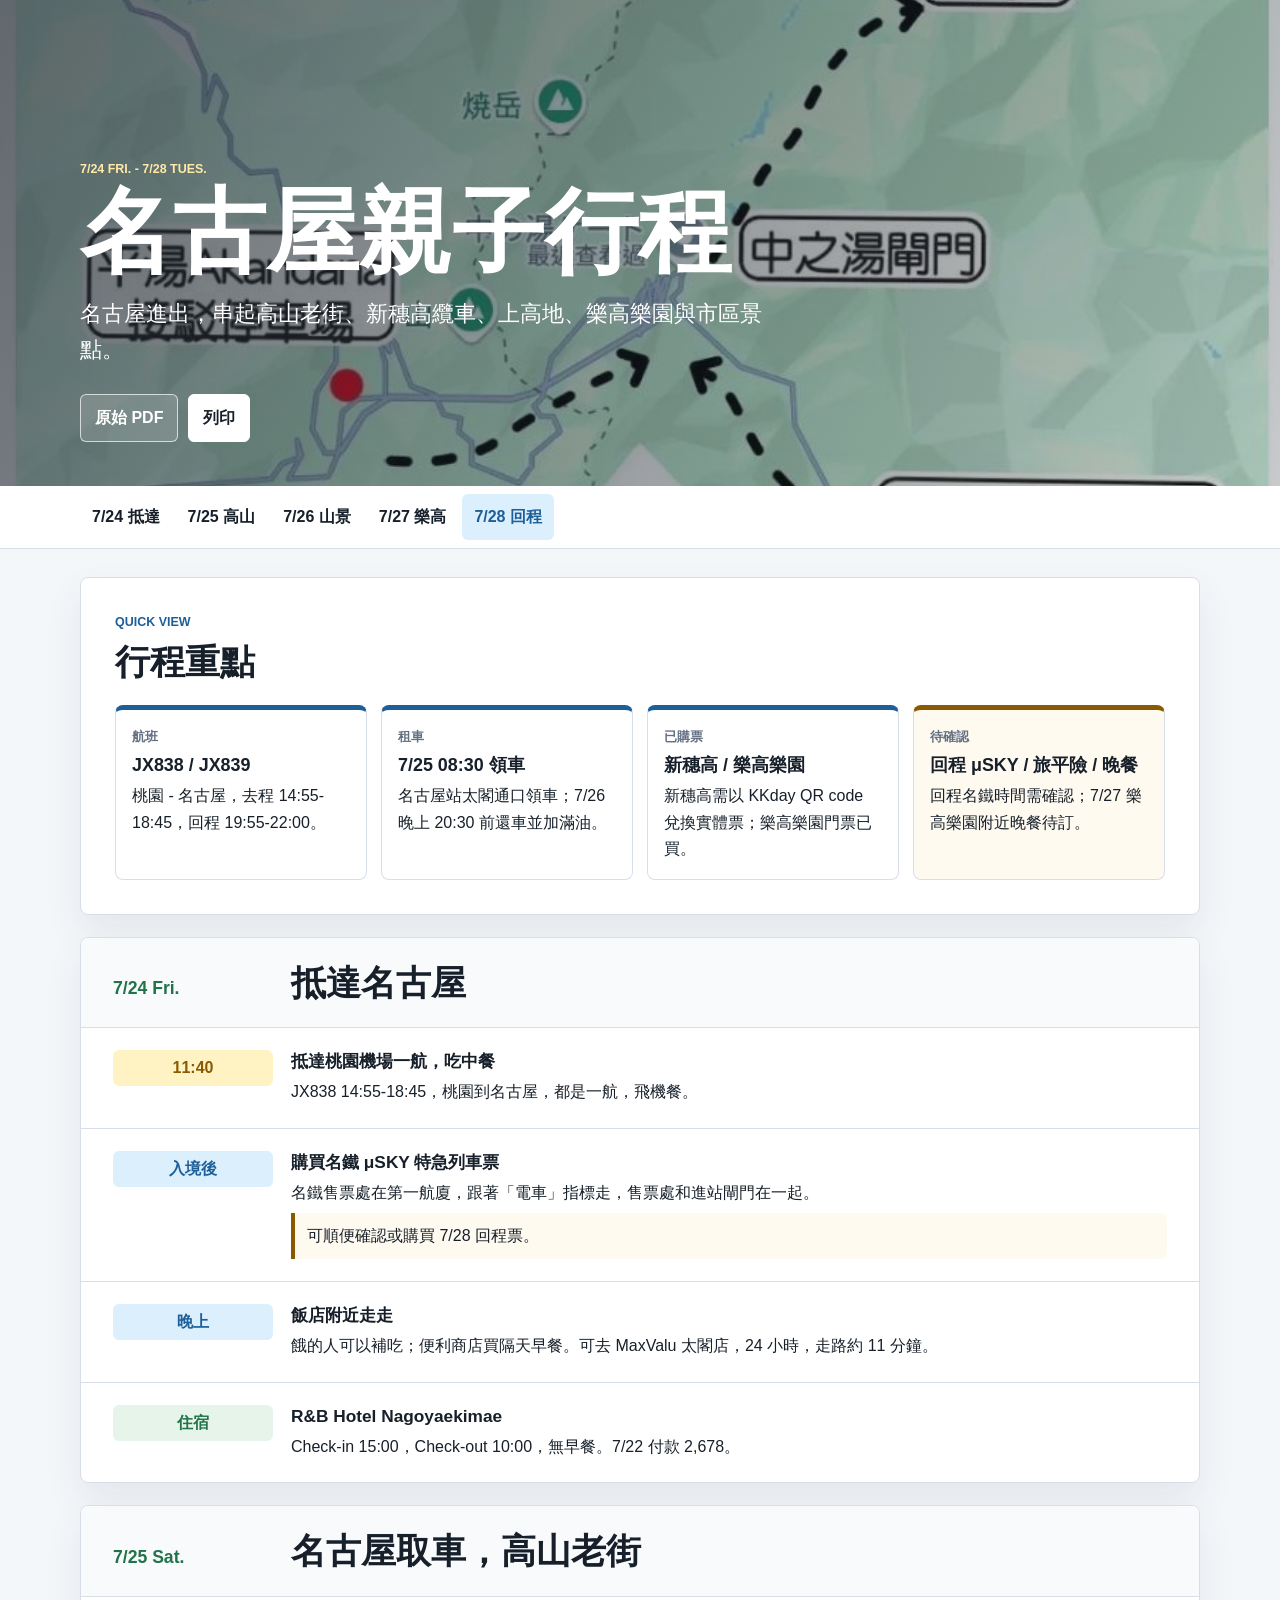
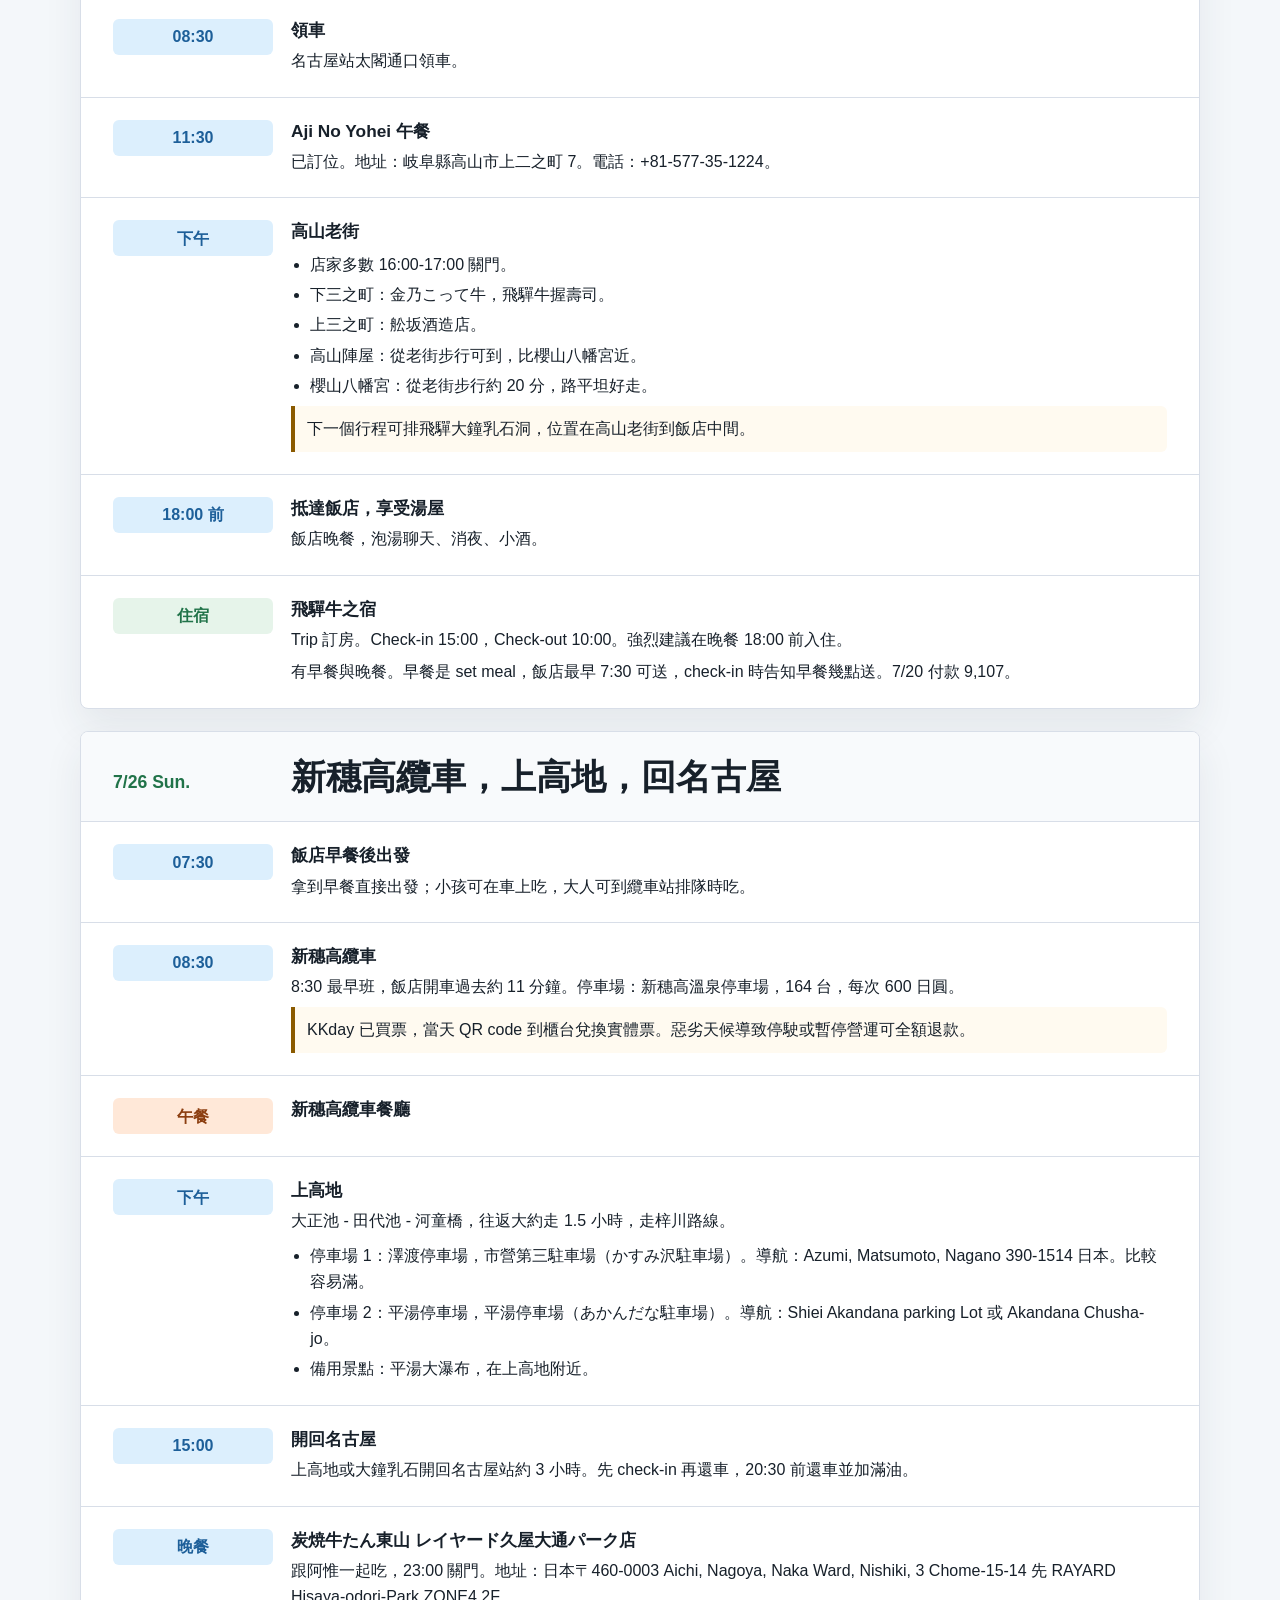
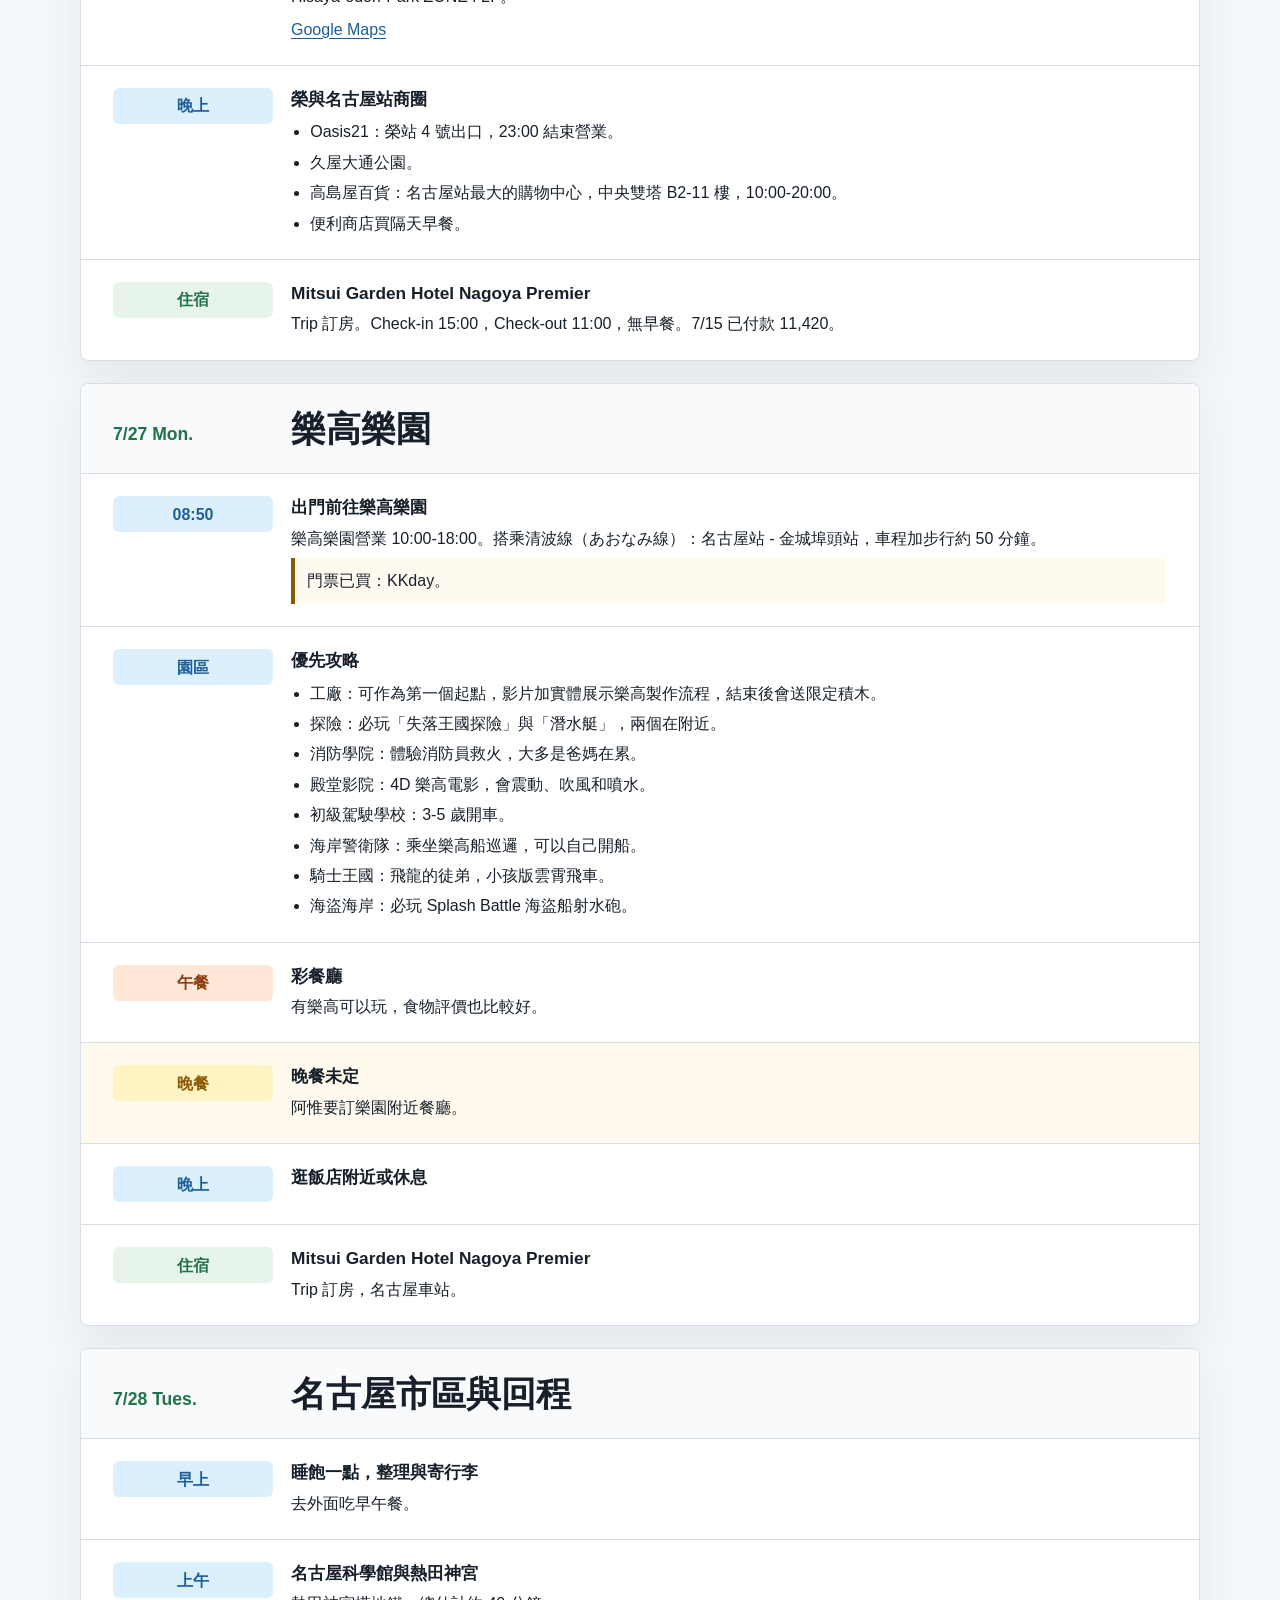
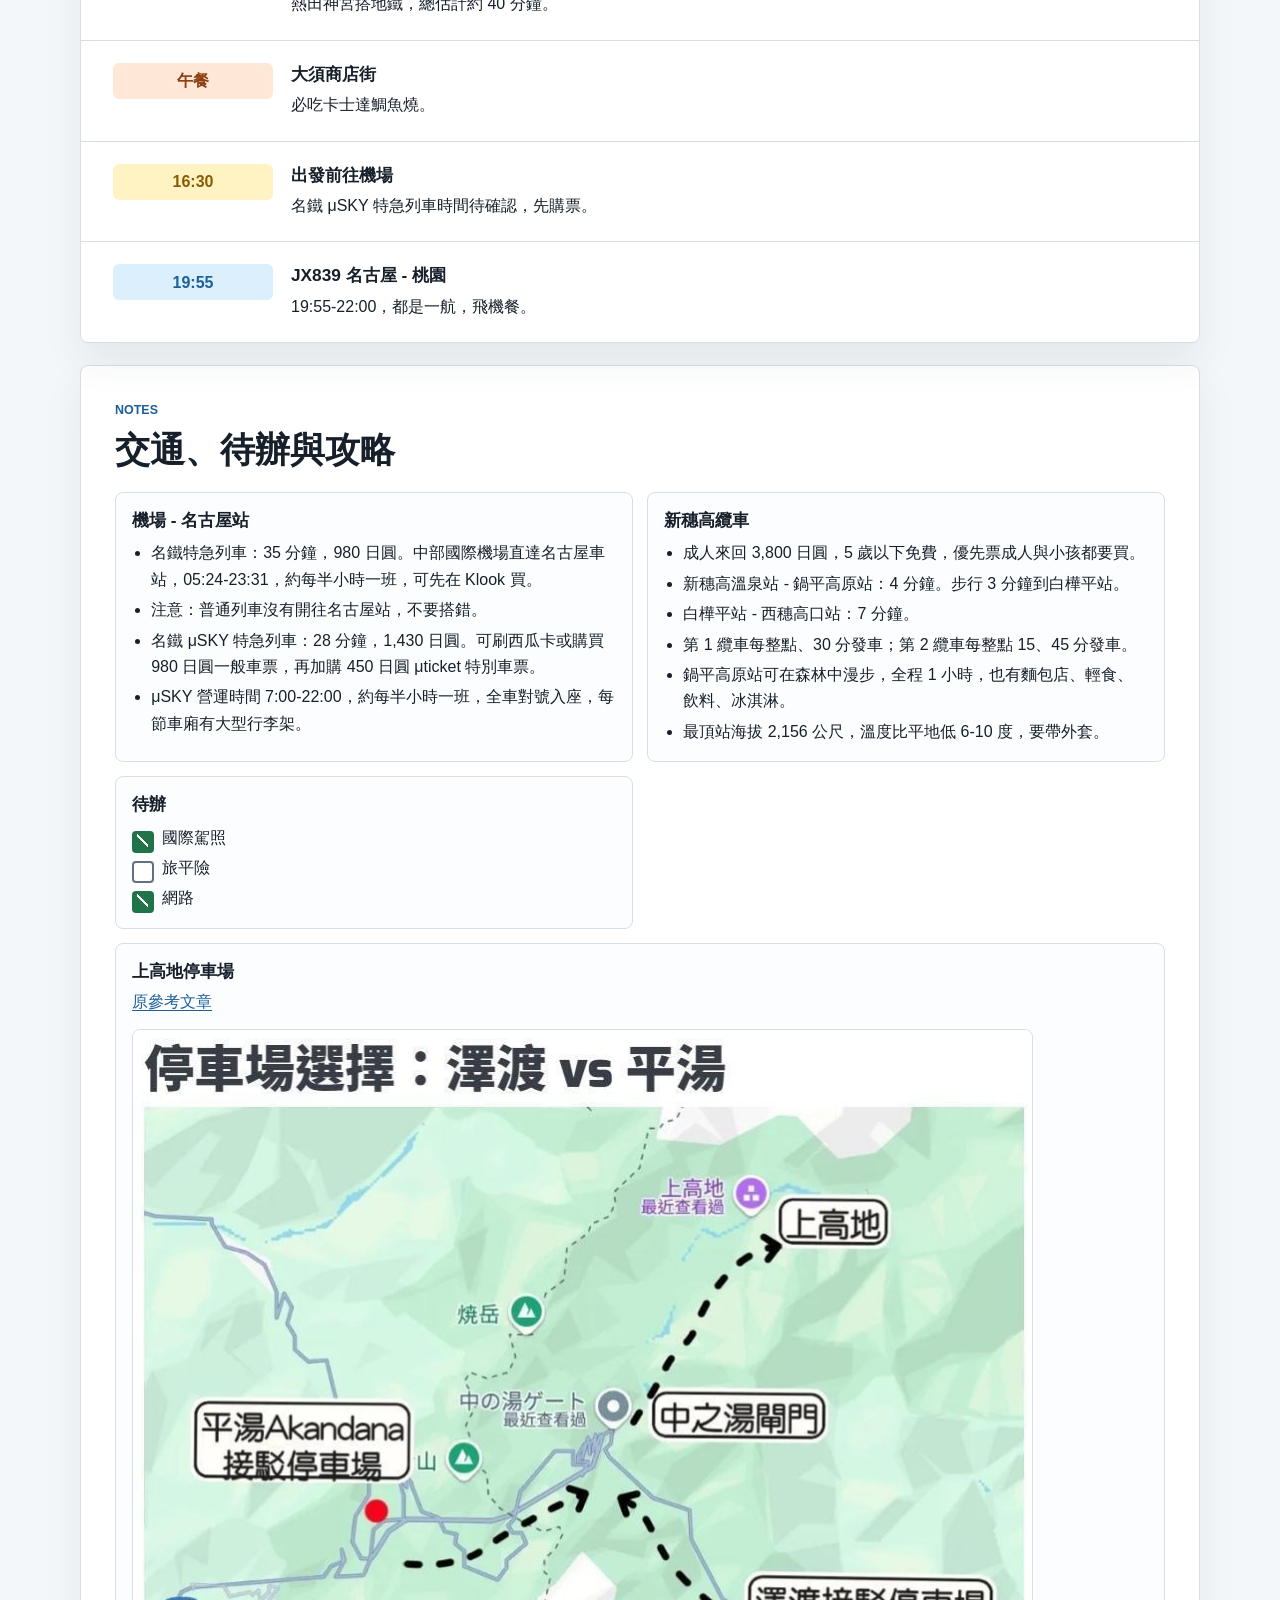
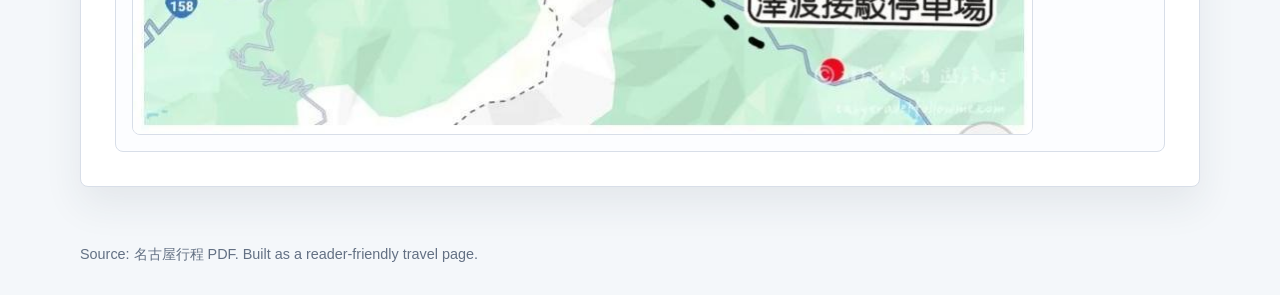
<file: index.html>
<!doctype html>
<html lang="zh-Hant">
  <head>
    <meta charset="utf-8">
    <meta name="viewport" content="width=device-width, initial-scale=1">
    <title>名古屋親子行程 7/24-7/28</title>
    <link rel="stylesheet" href="styles.css">
  </head>
  <body>
    <header class="site-header">
      <div class="header-inner">
        <p class="kicker">7/24 Fri. - 7/28 Tues.</p>
        <h1>名古屋親子行程</h1>
        <p class="summary">名古屋進出，串起高山老街、新穗高纜車、上高地、樂高樂園與市區景點。</p>
        <div class="header-actions" aria-label="行程操作">
          <a class="button" href="jt.pdf">原始 PDF</a>
          <button class="button button-muted" type="button" id="print-page">列印</button>
        </div>
      </div>
    </header>

    <nav class="day-nav" aria-label="日期導覽">
      <a href="#day-724">7/24 抵達</a>
      <a href="#day-725">7/25 高山</a>
      <a href="#day-726">7/26 山景</a>
      <a href="#day-727">7/27 樂高</a>
      <a href="#day-728">7/28 回程</a>
    </nav>

    <main>
      <section class="overview" aria-labelledby="overview-title">
        <div>
          <p class="section-label">Quick View</p>
          <h2 id="overview-title">行程重點</h2>
        </div>
        <div class="overview-grid">
          <article class="info-card">
            <span class="label">航班</span>
            <strong>JX838 / JX839</strong>
            <p>桃園 - 名古屋，去程 14:55-18:45，回程 19:55-22:00。</p>
          </article>
          <article class="info-card">
            <span class="label">租車</span>
            <strong>7/25 08:30 領車</strong>
            <p>名古屋站太閣通口領車；7/26 晚上 20:30 前還車並加滿油。</p>
          </article>
          <article class="info-card">
            <span class="label">已購票</span>
            <strong>新穗高 / 樂高樂園</strong>
            <p>新穗高需以 KKday QR code 兌換實體票；樂高樂園門票已買。</p>
          </article>
          <article class="info-card warning">
            <span class="label">待確認</span>
            <strong>回程 μSKY / 旅平險 / 晚餐</strong>
            <p>回程名鐵時間需確認；7/27 樂高樂園附近晚餐待訂。</p>
          </article>
        </div>
      </section>

      <section class="days" aria-label="每日行程">
        <article class="day-panel" id="day-724">
          <div class="day-heading">
            <p>7/24 Fri.</p>
            <h2>抵達名古屋</h2>
          </div>
          <div class="timeline">
            <section class="time-block highlight">
              <span class="time">11:40</span>
              <div>
                <h3>抵達桃園機場一航，吃中餐</h3>
                <p>JX838 14:55-18:45，桃園到名古屋，都是一航，飛機餐。</p>
              </div>
            </section>
            <section class="time-block">
              <span class="time">入境後</span>
              <div>
                <h3>購買名鐵 μSKY 特急列車票</h3>
                <p>名鐵售票處在第一航廈，跟著「電車」指標走，售票處和進站閘門在一起。</p>
                <p class="note">可順便確認或購買 7/28 回程票。</p>
              </div>
            </section>
            <section class="time-block">
              <span class="time">晚上</span>
              <div>
                <h3>飯店附近走走</h3>
                <p>餓的人可以補吃；便利商店買隔天早餐。可去 MaxValu 太閣店，24 小時，走路約 11 分鐘。</p>
              </div>
            </section>
            <section class="time-block stay">
              <span class="time">住宿</span>
              <div>
                <h3>R&B Hotel Nagoyaekimae</h3>
                <p>Check-in 15:00，Check-out 10:00，無早餐。7/22 付款 2,678。</p>
              </div>
            </section>
          </div>
        </article>

        <article class="day-panel" id="day-725">
          <div class="day-heading">
            <p>7/25 Sat.</p>
            <h2>名古屋取車，高山老街</h2>
          </div>
          <div class="timeline">
            <section class="time-block">
              <span class="time">08:30</span>
              <div>
                <h3>領車</h3>
                <p>名古屋站太閣通口領車。</p>
              </div>
            </section>
            <section class="time-block">
              <span class="time">11:30</span>
              <div>
                <h3>Aji No Yohei 午餐</h3>
                <p>已訂位。地址：岐阜縣高山市上二之町 7。電話：+81-577-35-1224。</p>
              </div>
            </section>
            <section class="time-block">
              <span class="time">下午</span>
              <div>
                <h3>高山老街</h3>
                <ul>
                  <li>店家多數 16:00-17:00 關門。</li>
                  <li>下三之町：金乃こって牛，飛驒牛握壽司。</li>
                  <li>上三之町：舩坂酒造店。</li>
                  <li>高山陣屋：從老街步行可到，比櫻山八幡宮近。</li>
                  <li>櫻山八幡宮：從老街步行約 20 分，路平坦好走。</li>
                </ul>
                <p class="note">下一個行程可排飛驒大鐘乳石洞，位置在高山老街到飯店中間。</p>
              </div>
            </section>
            <section class="time-block">
              <span class="time">18:00 前</span>
              <div>
                <h3>抵達飯店，享受湯屋</h3>
                <p>飯店晚餐，泡湯聊天、消夜、小酒。</p>
              </div>
            </section>
            <section class="time-block stay">
              <span class="time">住宿</span>
              <div>
                <h3>飛驒牛之宿</h3>
                <p>Trip 訂房。Check-in 15:00，Check-out 10:00。強烈建議在晚餐 18:00 前入住。</p>
                <p>有早餐與晚餐。早餐是 set meal，飯店最早 7:30 可送，check-in 時告知早餐幾點送。7/20 付款 9,107。</p>
              </div>
            </section>
          </div>
        </article>

        <article class="day-panel" id="day-726">
          <div class="day-heading">
            <p>7/26 Sun.</p>
            <h2>新穗高纜車，上高地，回名古屋</h2>
          </div>
          <div class="timeline">
            <section class="time-block">
              <span class="time">07:30</span>
              <div>
                <h3>飯店早餐後出發</h3>
                <p>拿到早餐直接出發；小孩可在車上吃，大人可到纜車站排隊時吃。</p>
              </div>
            </section>
            <section class="time-block">
              <span class="time">08:30</span>
              <div>
                <h3>新穗高纜車</h3>
                <p>8:30 最早班，飯店開車過去約 11 分鐘。停車場：新穗高溫泉停車場，164 台，每次 600 日圓。</p>
                <p class="note">KKday 已買票，當天 QR code 到櫃台兌換實體票。惡劣天候導致停駛或暫停營運可全額退款。</p>
              </div>
            </section>
            <section class="time-block meal">
              <span class="time">午餐</span>
              <div>
                <h3>新穗高纜車餐廳</h3>
              </div>
            </section>
            <section class="time-block">
              <span class="time">下午</span>
              <div>
                <h3>上高地</h3>
                <p>大正池 - 田代池 - 河童橋，往返大約走 1.5 小時，走梓川路線。</p>
                <ul>
                  <li>停車場 1：澤渡停車場，市營第三駐車場（かすみ沢駐車場）。導航：Azumi, Matsumoto, Nagano 390-1514 日本。比較容易滿。</li>
                  <li>停車場 2：平湯停車場，平湯停車場（あかんだな駐車場）。導航：Shiei Akandana parking Lot 或 Akandana Chusha-jo。</li>
                  <li>備用景點：平湯大瀑布，在上高地附近。</li>
                </ul>
              </div>
            </section>
            <section class="time-block">
              <span class="time">15:00</span>
              <div>
                <h3>開回名古屋</h3>
                <p>上高地或大鐘乳石開回名古屋站約 3 小時。先 check-in 再還車，20:30 前還車並加滿油。</p>
              </div>
            </section>
            <section class="time-block">
              <span class="time">晚餐</span>
              <div>
                <h3>炭焼牛たん東山 レイヤード久屋大通パーク店</h3>
                <p>跟阿惟一起吃，23:00 關門。地址：日本〒460-0003 Aichi, Nagoya, Naka Ward, Nishiki, 3 Chome-15-14 先 RAYARD Hisaya-odori-Park ZONE4 2F。</p>
                <p><a href="https://maps.app.goo.gl/yXqsLk4oC5MnTjJPA?g_st=com.google.maps.preview.copy">Google Maps</a></p>
              </div>
            </section>
            <section class="time-block">
              <span class="time">晚上</span>
              <div>
                <h3>榮與名古屋站商圈</h3>
                <ul>
                  <li>Oasis21：榮站 4 號出口，23:00 結束營業。</li>
                  <li>久屋大通公園。</li>
                  <li>高島屋百貨：名古屋站最大的購物中心，中央雙塔 B2-11 樓，10:00-20:00。</li>
                  <li>便利商店買隔天早餐。</li>
                </ul>
              </div>
            </section>
            <section class="time-block stay">
              <span class="time">住宿</span>
              <div>
                <h3>Mitsui Garden Hotel Nagoya Premier</h3>
                <p>Trip 訂房。Check-in 15:00，Check-out 11:00，無早餐。7/15 已付款 11,420。</p>
              </div>
            </section>
          </div>
        </article>

        <article class="day-panel" id="day-727">
          <div class="day-heading">
            <p>7/27 Mon.</p>
            <h2>樂高樂園</h2>
          </div>
          <div class="timeline">
            <section class="time-block">
              <span class="time">08:50</span>
              <div>
                <h3>出門前往樂高樂園</h3>
                <p>樂高樂園營業 10:00-18:00。搭乘清波線（あおなみ線）：名古屋站 - 金城埠頭站，車程加步行約 50 分鐘。</p>
                <p class="note">門票已買：KKday。</p>
              </div>
            </section>
            <section class="time-block">
              <span class="time">園區</span>
              <div>
                <h3>優先攻略</h3>
                <ul>
                  <li>工廠：可作為第一個起點，影片加實體展示樂高製作流程，結束後會送限定積木。</li>
                  <li>探險：必玩「失落王國探險」與「潛水艇」，兩個在附近。</li>
                  <li>消防學院：體驗消防員救火，大多是爸媽在累。</li>
                  <li>殿堂影院：4D 樂高電影，會震動、吹風和噴水。</li>
                  <li>初級駕駛學校：3-5 歲開車。</li>
                  <li>海岸警衛隊：乘坐樂高船巡邏，可以自己開船。</li>
                  <li>騎士王國：飛龍的徒弟，小孩版雲霄飛車。</li>
                  <li>海盜海岸：必玩 Splash Battle 海盜船射水砲。</li>
                </ul>
              </div>
            </section>
            <section class="time-block meal">
              <span class="time">午餐</span>
              <div>
                <h3>彩餐廳</h3>
                <p>有樂高可以玩，食物評價也比較好。</p>
              </div>
            </section>
            <section class="time-block warning">
              <span class="time">晚餐</span>
              <div>
                <h3>晚餐未定</h3>
                <p>阿惟要訂樂園附近餐廳。</p>
              </div>
            </section>
            <section class="time-block">
              <span class="time">晚上</span>
              <div>
                <h3>逛飯店附近或休息</h3>
              </div>
            </section>
            <section class="time-block stay">
              <span class="time">住宿</span>
              <div>
                <h3>Mitsui Garden Hotel Nagoya Premier</h3>
                <p>Trip 訂房，名古屋車站。</p>
              </div>
            </section>
          </div>
        </article>

        <article class="day-panel" id="day-728">
          <div class="day-heading">
            <p>7/28 Tues.</p>
            <h2>名古屋市區與回程</h2>
          </div>
          <div class="timeline">
            <section class="time-block">
              <span class="time">早上</span>
              <div>
                <h3>睡飽一點，整理與寄行李</h3>
                <p>去外面吃早午餐。</p>
              </div>
            </section>
            <section class="time-block">
              <span class="time">上午</span>
              <div>
                <h3>名古屋科學館與熱田神宮</h3>
                <p>熱田神宮搭地鐵，總估計約 40 分鐘。</p>
              </div>
            </section>
            <section class="time-block meal">
              <span class="time">午餐</span>
              <div>
                <h3>大須商店街</h3>
                <p>必吃卡士達鯛魚燒。</p>
              </div>
            </section>
            <section class="time-block highlight">
              <span class="time">16:30</span>
              <div>
                <h3>出發前往機場</h3>
                <p>名鐵 μSKY 特急列車時間待確認，先購票。</p>
              </div>
            </section>
            <section class="time-block">
              <span class="time">19:55</span>
              <div>
                <h3>JX839 名古屋 - 桃園</h3>
                <p>19:55-22:00，都是一航，飛機餐。</p>
              </div>
            </section>
          </div>
        </article>
      </section>

      <section class="reference-section" aria-labelledby="reference-title">
        <div>
          <p class="section-label">Notes</p>
          <h2 id="reference-title">交通、待辦與攻略</h2>
        </div>
        <div class="reference-grid">
          <article class="reference-panel">
            <h3>機場 - 名古屋站</h3>
            <ul>
              <li>名鐵特急列車：35 分鐘，980 日圓。中部國際機場直達名古屋車站，05:24-23:31，約每半小時一班，可先在 Klook 買。</li>
              <li>注意：普通列車沒有開往名古屋站，不要搭錯。</li>
              <li>名鐵 μSKY 特急列車：28 分鐘，1,430 日圓。可刷西瓜卡或購買 980 日圓一般車票，再加購 450 日圓 μticket 特別車票。</li>
              <li>μSKY 營運時間 7:00-22:00，約每半小時一班，全車對號入座，每節車廂有大型行李架。</li>
            </ul>
          </article>
          <article class="reference-panel">
            <h3>新穗高纜車</h3>
            <ul>
              <li>成人來回 3,800 日圓，5 歲以下免費，優先票成人與小孩都要買。</li>
              <li>新穗高溫泉站 - 鍋平高原站：4 分鐘。步行 3 分鐘到白樺平站。</li>
              <li>白樺平站 - 西穗高口站：7 分鐘。</li>
              <li>第 1 纜車每整點、30 分發車；第 2 纜車每整點 15、45 分發車。</li>
              <li>鍋平高原站可在森林中漫步，全程 1 小時，也有麵包店、輕食、飲料、冰淇淋。</li>
              <li>最頂站海拔 2,156 公尺，溫度比平地低 6-10 度，要帶外套。</li>
            </ul>
          </article>
          <article class="reference-panel">
            <h3>待辦</h3>
            <ul class="checklist">
              <li class="done">國際駕照</li>
              <li>旅平險</li>
              <li class="done">網路</li>
            </ul>
          </article>
          <article class="reference-panel image-panel">
            <h3>上高地停車場</h3>
            <p><a href="https://easytravelfollowme.com/drivingtips-kamikochi/">原參考文章</a></p>
            <img src="assets/page4-image1.jpg" alt="上高地停車場選擇：澤渡 vs 平湯地圖">
          </article>
        </div>
      </section>
    </main>

    <footer>
      <p>Source: 名古屋行程 PDF. Built as a reader-friendly travel page.</p>
    </footer>

    <script src="script.js"></script>
  </body>
</html>
</file>
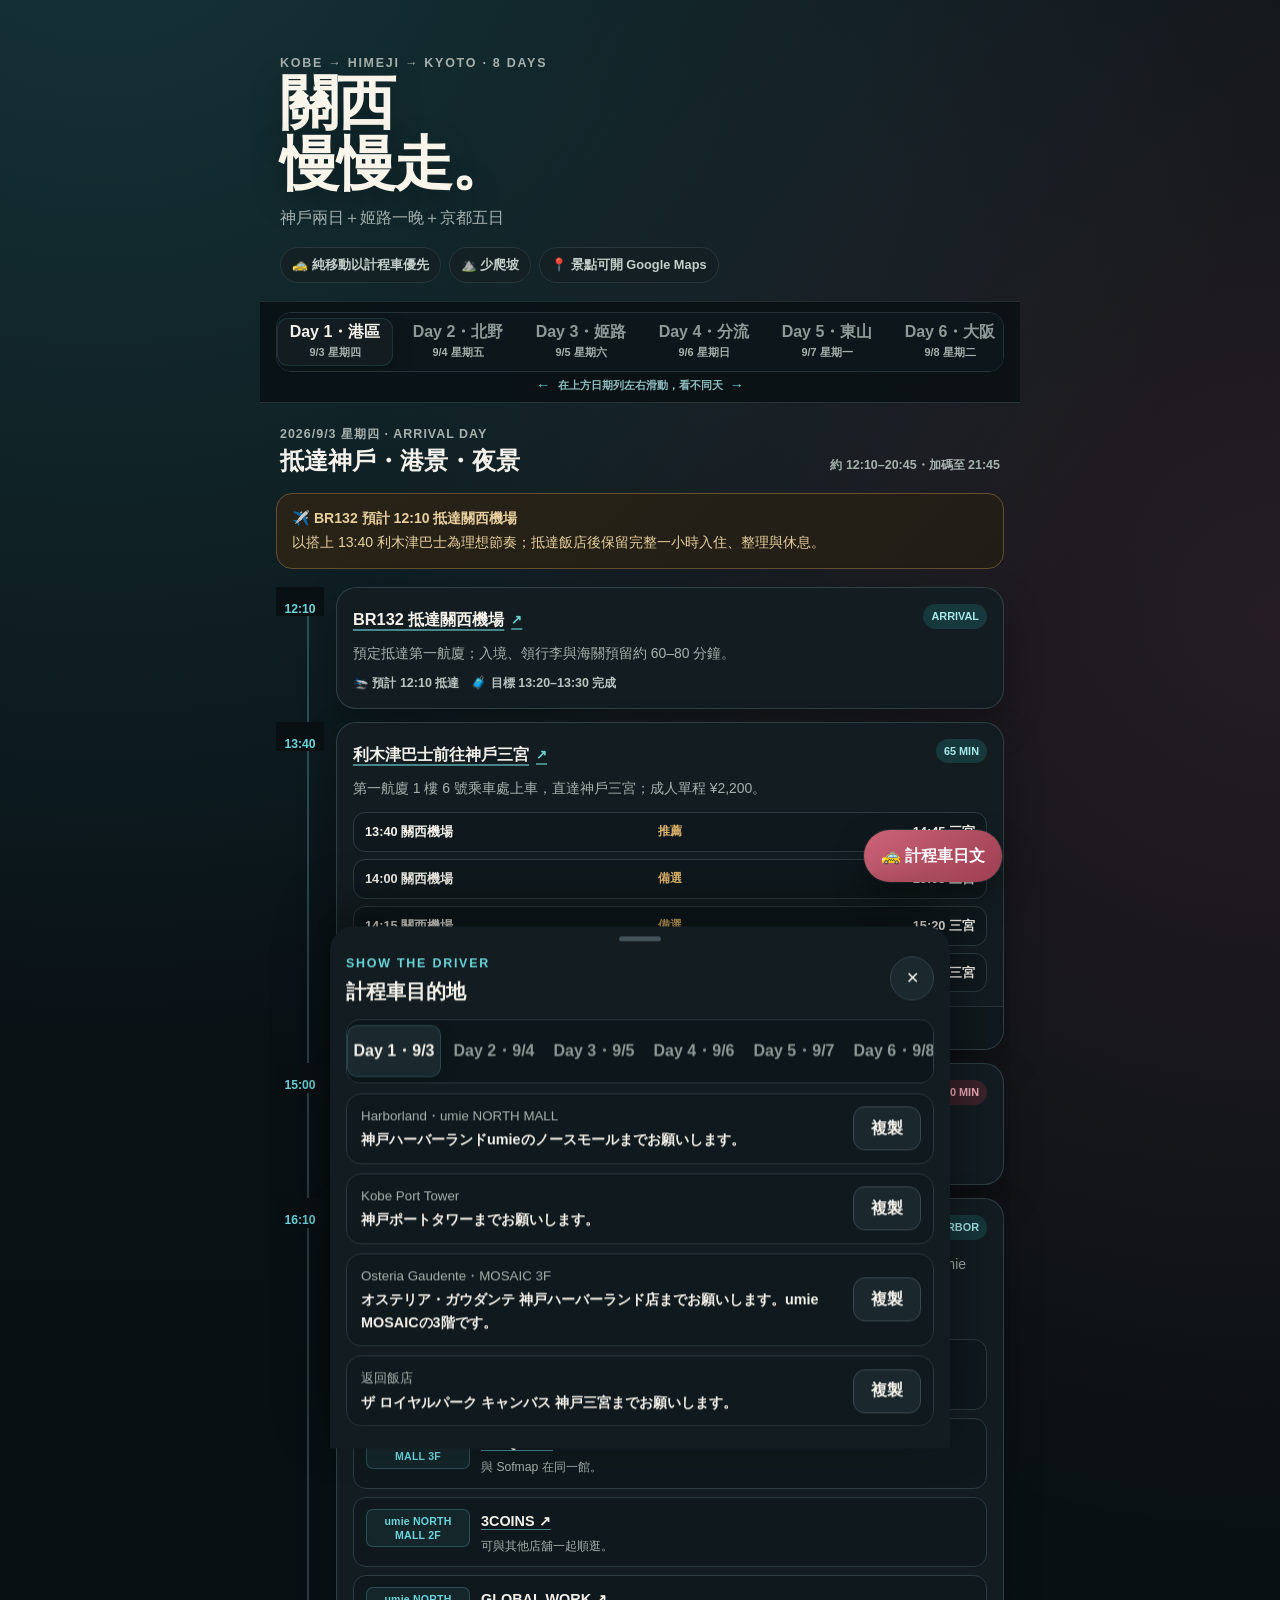
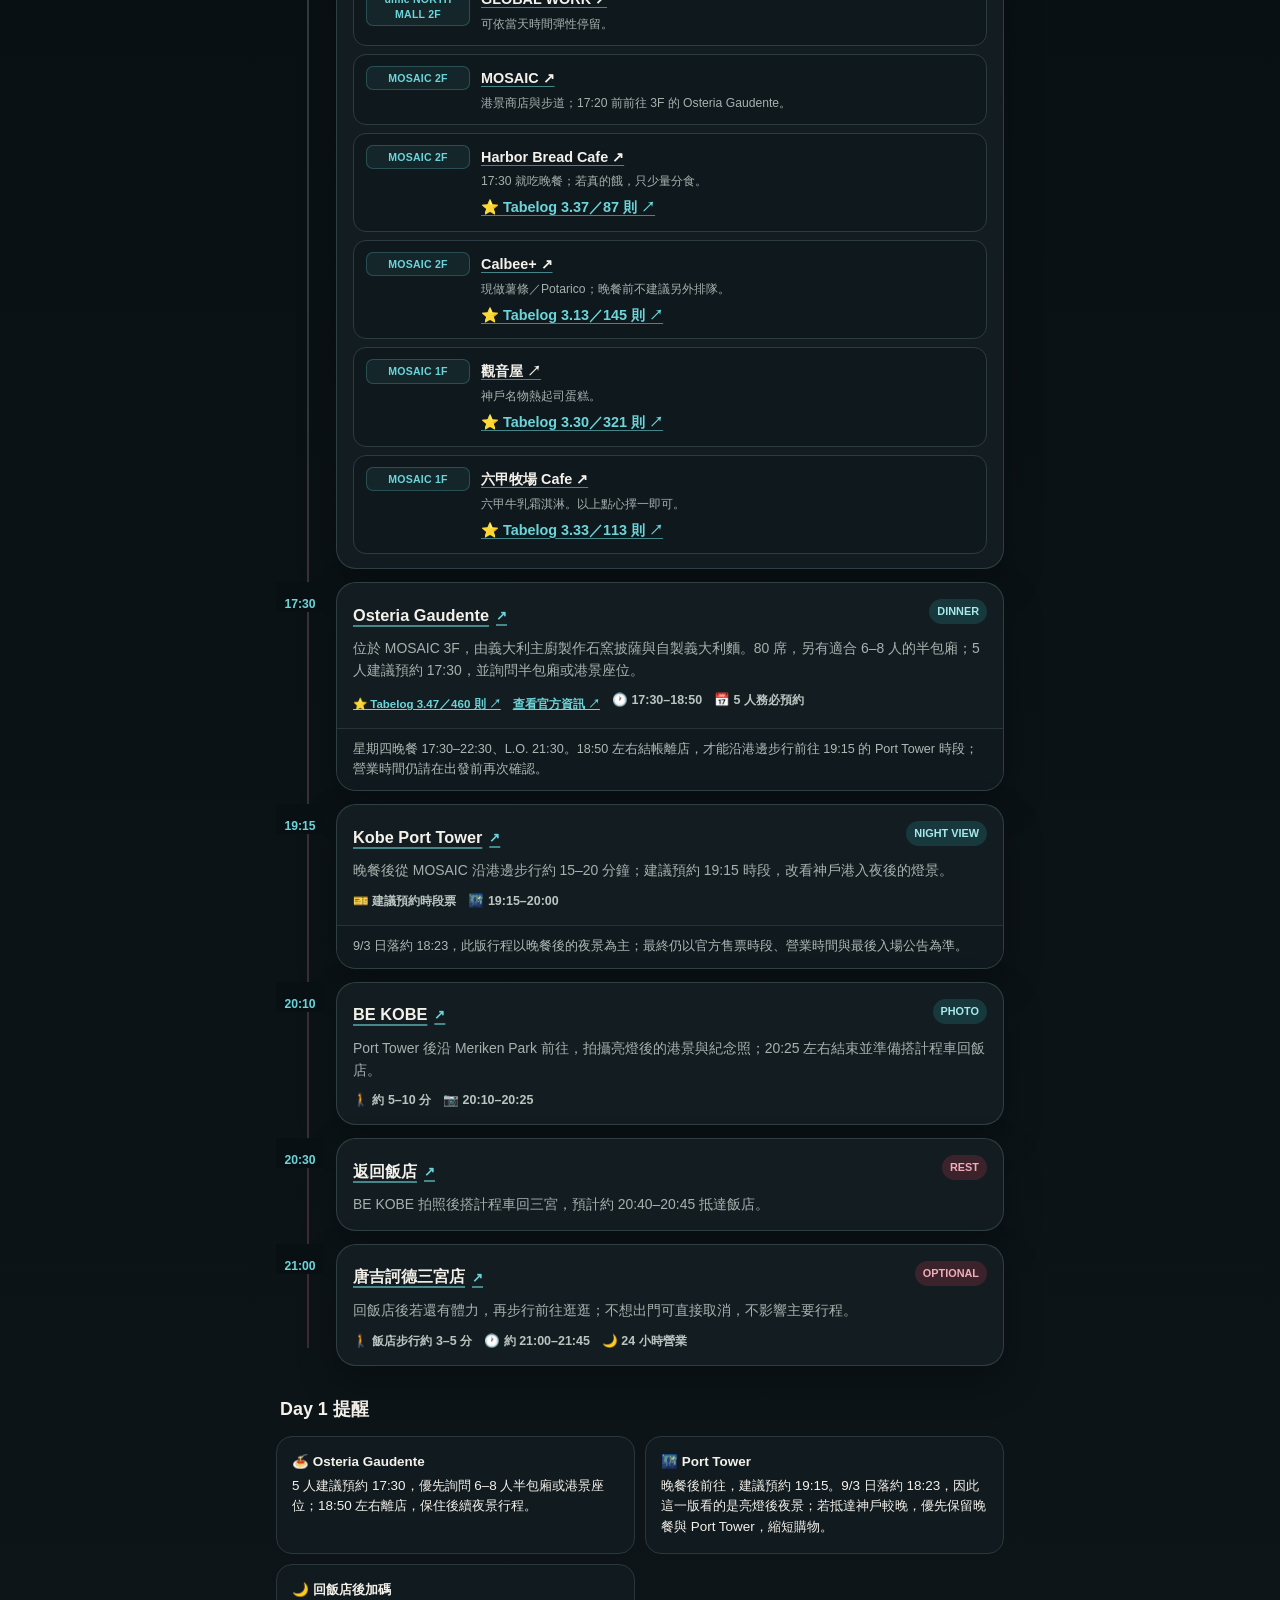
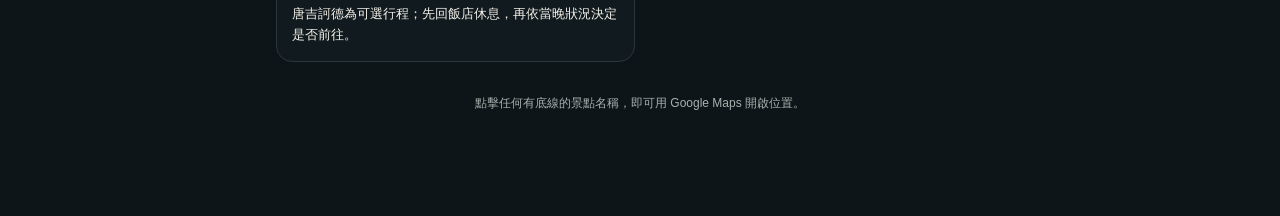
<file: trips/kobe/index.html>
<!doctype html>
<html lang="zh-Hant">
<head>
  <meta charset="utf-8">
  <meta name="viewport" content="width=device-width, initial-scale=1, viewport-fit=cover">
  <meta name="theme-color" content="#091014">
  <link rel="icon" href="data:,">
  <title>關西慢慢走｜八日行程</title>
  <style>
    :root {
      color-scheme: dark;
      --ink: #f4f1ea;
      --muted: #a6b1ae;
      --paper: #091014;
      --card: #131d21;
      --line: #29373c;
      --port: #6bd5da;
      --port-soft: #17383c;
      --wine: #c95f73;
      --wine-soft: #3b222b;
      --gold: #e3b76a;
      --shadow: 0 16px 38px rgba(0, 0, 0, .28);
      --radius: 20px;
    }

    * { box-sizing: border-box; }
    html { scroll-behavior: smooth; }
    body {
      margin: 0;
      color: var(--ink);
      background:
        radial-gradient(circle at 8% -4%, rgba(64,180,188,.20), transparent 32%),
        radial-gradient(circle at 100% 18%, rgba(201,95,115,.14), transparent 30%),
        linear-gradient(180deg, #0b1418 0%, #091014 42%, #0d1518 100%),
        var(--paper);
      font-family: -apple-system, BlinkMacSystemFont, "Segoe UI", "Noto Sans TC", sans-serif;
      line-height: 1.55;
      -webkit-font-smoothing: antialiased;
    }

    button, a { -webkit-tap-highlight-color: transparent; }
    button { font: inherit; }
    a { color: inherit; }

    .app {
      width: min(100%, 760px);
      min-height: 100vh;
      margin: 0 auto;
      padding-bottom: calc(104px + env(safe-area-inset-bottom));
    }

    .hero { padding: 28px 20px 18px; }
    .eyebrow {
      margin: 0 0 6px;
      color: var(--port);
      font-size: .78rem;
      font-weight: 800;
      letter-spacing: .14em;
      text-transform: uppercase;
    }
    h1 {
      margin: 0;
      font-family: ui-serif, Georgia, "Noto Serif TC", serif;
      font-size: clamp(2rem, 10vw, 3.7rem);
      line-height: 1.02;
      letter-spacing: -.035em;
      color: #f9f5eb;
      text-shadow: 0 10px 32px rgba(0,0,0,.28);
    }
    .hero p { margin: 12px 0 0; color: var(--muted); }
    .quick-facts {
      display: flex;
      flex-wrap: wrap;
      gap: 8px;
      margin-top: 16px;
    }
    .chip {
      padding: 7px 11px;
      border: 1px solid var(--line);
      border-radius: 999px;
      background: rgba(20,31,35,.76);
      color: #c4cfcb;
      font-size: .8rem;
      font-weight: 700;
    }

    .day-nav-wrap {
      position: sticky;
      z-index: 20;
      top: 0;
      padding: 10px 16px;
      backdrop-filter: blur(16px);
      background: rgba(9,16,20,.84);
      border-top: 1px solid rgba(73,92,98,.38);
      border-bottom: 1px solid rgba(73,92,98,.46);
    }
    .day-nav {
      display: flex;
      overflow-x: auto;
      scrollbar-width: none;
      scroll-snap-type: x proximity;
      gap: 7px;
      padding: 5px;
      border-radius: 15px;
      background: #0d171b;
      border: 1px solid #253238;
    }
    .day-nav-hint {
      display: flex;
      align-items: center;
      justify-content: center;
      gap: 7px;
      margin: 6px 2px 0;
      color: #8fbec0;
      font-size: .7rem;
      font-weight: 750;
      line-height: 1.3;
      text-align: center;
    }
    .day-nav-hint span {
      color: var(--port);
      font-size: .9rem;
      line-height: 1;
    }
    .day-tab {
      flex: 1 0 116px;
      scroll-snap-align: start;
      min-height: 48px;
      border: 0;
      border-radius: 11px;
      background: transparent;
      color: #8e9a97;
      font-weight: 800;
      cursor: pointer;
    }
    .day-tab span { display: block; line-height: 1.15; }
    .day-tab small {
      display: block;
      margin-top: 3px;
      color: var(--muted);
      font-size: .68rem;
      font-weight: 750;
    }
    .day-tab[aria-selected="true"] {
      color: var(--ink);
      background: var(--card);
      box-shadow: 0 7px 20px rgba(0,0,0,.24), inset 0 0 0 1px rgba(107,213,218,.12);
    }

    main { padding: 18px 16px 0; }
    .day-panel[hidden] { display: none; }
    .day-heading {
      display: flex;
      align-items: flex-end;
      justify-content: space-between;
      gap: 16px;
      margin: 4px 4px 18px;
    }
    .day-kicker { margin: 0; color: var(--muted); font-size: .78rem; font-weight: 800; letter-spacing: .08em; }
    h2 { margin: 2px 0 0; font-size: 1.48rem; line-height: 1.2; }
    .day-duration { flex: 0 0 auto; color: var(--muted); font-size: .78rem; font-weight: 700; }

    .notice {
      margin: 0 0 18px;
      padding: 14px 15px;
      border: 1px solid #64502f;
      border-radius: 16px;
      background: linear-gradient(135deg, #292317, #211d16);
      color: #e7cf9e;
      font-size: .88rem;
    }
    .notice strong { display: block; margin-bottom: 2px; }

    .timeline { position: relative; }
    .timeline::before {
      content: "";
      position: absolute;
      top: 14px;
      bottom: 18px;
      left: 31px;
      width: 2px;
      background: linear-gradient(var(--port), var(--wine));
      opacity: .28;
    }
    .stop {
      position: relative;
      display: grid;
      grid-template-columns: 48px minmax(0,1fr);
      gap: 12px;
      margin-bottom: 13px;
    }
    .stop-time {
      position: relative;
      z-index: 1;
      align-self: start;
      padding-top: 15px;
      color: var(--port);
      background: var(--paper);
      font-size: .76rem;
      font-weight: 900;
      line-height: 1.2;
      text-align: center;
    }
    .stop-card {
      overflow: hidden;
      border: 1px solid rgba(74,94,101,.52);
      border-radius: var(--radius);
      background: var(--card);
      box-shadow: var(--shadow);
    }
    .stop-main { padding: 16px 16px 14px; }
    .stop-top { display: flex; align-items: flex-start; justify-content: space-between; gap: 10px; }
    .place-link {
      display: inline-flex;
      align-items: center;
      gap: 7px;
      min-height: 32px;
      color: var(--ink);
      font-weight: 850;
      font-size: 1.02rem;
      line-height: 1.3;
      text-decoration-color: rgba(107,213,218,.58);
      text-decoration-thickness: 1.5px;
      text-underline-offset: 4px;
    }
    .place-link::after { content: "↗"; color: var(--port); font-size: .82rem; }
    .place-link:focus-visible, .place-link:hover { color: var(--port); }
    .group-title {
      display: inline-flex;
      align-items: center;
      min-height: 32px;
      font-size: 1.02rem;
      font-weight: 850;
      line-height: 1.3;
    }
    .tag {
      flex: 0 0 auto;
      padding: 4px 8px;
      border-radius: 999px;
      background: var(--port-soft);
      color: #a7e9eb;
      font-size: .68rem;
      font-weight: 850;
    }
    .tag.rest { color: #f1adba; background: var(--wine-soft); }
    .stop-desc { margin: 7px 0 0; color: var(--muted); font-size: .87rem; }
    .meta {
      display: flex;
      flex-wrap: wrap;
      gap: 6px 12px;
      margin-top: 10px;
      color: #bac5c1;
      font-size: .78rem;
      font-weight: 650;
    }
    .stop-note {
      padding: 11px 16px;
      border-top: 1px solid #26343a;
      background: #10191d;
      color: #aeb9b5;
      font-size: .79rem;
    }
    .bus-options {
      display: grid;
      gap: 7px;
      margin-top: 13px;
    }
    .bus-option {
      display: grid;
      grid-template-columns: 1fr auto 1fr;
      align-items: center;
      gap: 9px;
      padding: 9px 11px;
      border: 1px solid #2b3b41;
      border-radius: 12px;
      background: #0f191d;
      font-size: .8rem;
      font-weight: 800;
    }
    .bus-option span:last-child { text-align: right; }
    .bus-option b { color: var(--gold); font-size: .72rem; }
    .stop-note a { color: var(--port); text-underline-offset: 3px; }

    .kitano-stops {
      display: grid;
      gap: 8px;
      margin-top: 13px;
    }
    .kitano-detail {
      display: grid;
      grid-template-columns: 52px minmax(0, 1fr);
      gap: 10px;
      align-items: start;
      padding: 11px 12px;
      border: 1px solid #2b3b41;
      border-radius: 13px;
      background: #0f191d;
    }
    .kitano-detail time {
      padding-top: 2px;
      color: var(--port);
      font-size: .72rem;
      font-weight: 900;
    }
    .kitano-detail a {
      color: var(--ink);
      font-size: .9rem;
      font-weight: 850;
      text-decoration-color: rgba(107,213,218,.58);
      text-underline-offset: 3px;
    }
    .kitano-detail p {
      margin: 3px 0 0;
      color: var(--muted);
      font-size: .76rem;
    }
    .harbor-stops .kitano-detail {
      grid-template-columns: 104px minmax(0, 1fr);
      gap: 11px;
    }
    .harbor-stops .kitano-detail time {
      width: 100%;
      padding: 4px 7px;
      border: 1px solid rgba(107,213,218,.24);
      border-radius: 7px;
      background: rgba(107,213,218,.07);
      font-size: .66rem;
      line-height: 1.35;
      letter-spacing: .02em;
      text-align: center;
    }

    .choice-wrap {
      margin: 24px 0 6px 60px;
      padding: 17px;
      border-radius: 22px;
      color: white;
      background: linear-gradient(145deg, #173d42, #10282e 52%, #1b202b);
      box-shadow: 0 18px 42px rgba(0,0,0,.32), inset 0 0 0 1px rgba(107,213,218,.14);
    }
    .choice-wrap.split-choice { margin: 14px 0 0; }
    .choice-label { margin: 0; color: #a8e1e1; font-size: .72rem; font-weight: 900; letter-spacing: .12em; }
    .choice-wrap h3 { margin: 3px 0 6px; font-size: 1.2rem; }
    .choice-wrap > p { margin: 0 0 14px; color: #d9e9e8; font-size: .83rem; }
    .choice-grid { display: grid; gap: 10px; }
    .choice {
      padding: 14px;
      border: 1px solid rgba(255,255,255,.18);
      border-radius: 16px;
      background: rgba(255,255,255,.08);
    }
    .choice.recommended { border-color: #e8ca8d; background: rgba(232,202,141,.12); }
    .choice small { color: #c5d8d7; font-weight: 750; }
    .choice strong { display: block; margin: 3px 0 5px; font-size: .97rem; }
    .choice a { color: white; text-underline-offset: 3px; }
    .choice p { margin: 0; color: #d8e6e5; font-size: .8rem; }
    .dinner-options {
      display: grid;
      gap: 8px;
      margin-top: 13px;
      padding-top: 12px;
      border-top: 1px solid rgba(255,255,255,.16);
    }
    .dinner-options-label {
      color: #a8e1e1;
      font-size: .7rem;
      font-weight: 900;
      letter-spacing: .08em;
    }
    .dinner-option {
      min-width: 0;
      padding: 11px 12px;
      border: 1px solid rgba(255,255,255,.15);
      border-radius: 13px;
      background: rgba(5,17,20,.28);
    }
    .dinner-option-head {
      display: flex;
      align-items: flex-start;
      justify-content: space-between;
      gap: 8px;
    }
    .dinner-option-name {
      min-width: 0;
      font-size: .88rem;
      font-weight: 850;
      overflow-wrap: anywhere;
    }
    .dinner-option-name::after { content: " ↗"; color: var(--port); font-size: .72rem; }
    .dinner-pick {
      flex: 0 0 auto;
      padding: 3px 7px;
      border-radius: 999px;
      color: #102023;
      background: var(--gold);
      font-size: .62rem;
      font-weight: 900;
    }
    .dinner-option p { margin-top: 4px; color: #d8e6e5; font-size: .75rem; }
    .dinner-hours { color: #b9cdca !important; }
    .tabelog-link {
      display: inline-block;
      margin-top: 5px;
      color: var(--port) !important;
      font-size: .72rem;
      font-weight: 800;
    }

    .section-title { margin: 30px 4px 12px; font-size: 1.12rem; }
    .tips { display: grid; gap: 10px; }
    .tip {
      padding: 15px;
      border: 1px solid var(--line);
      border-radius: 16px;
      background: rgba(19,29,33,.82);
      font-size: .84rem;
    }
    .tip strong { display: block; margin-bottom: 3px; }

    .taxi-fab {
      position: fixed;
      z-index: 30;
      right: max(18px, calc((100vw - 760px)/2 + 18px));
      bottom: calc(18px + env(safe-area-inset-bottom));
      min-height: 52px;
      padding: 0 17px;
      border: 0;
      border-radius: 999px;
      color: white;
      background: var(--wine);
      background: linear-gradient(135deg, #cc6377, #9e4052);
      box-shadow: 0 14px 32px rgba(0,0,0,.36), 0 0 0 1px rgba(255,255,255,.10);
      font-weight: 850;
      cursor: pointer;
    }

    .sheet-backdrop {
      position: fixed;
      z-index: 40;
      inset: 0;
      border: 0;
      background: rgba(0,5,7,.70);
      opacity: 0;
      pointer-events: none;
      transition: opacity .2s ease;
    }
    .sheet {
      position: fixed;
      z-index: 41;
      right: 0;
      bottom: 0;
      left: 0;
      max-height: 82vh;
      overflow: auto;
      padding: 10px 16px calc(22px + env(safe-area-inset-bottom));
      border-radius: 24px 24px 0 0;
      background: var(--card);
      transform: translateY(105%);
      transition: transform .25s ease;
      box-shadow: 0 -20px 54px rgba(0,0,0,.48);
    }
    body.sheet-open { overflow: hidden; }
    body.sheet-open .sheet-backdrop { opacity: 1; pointer-events: auto; }
    body.sheet-open .sheet { transform: translateY(0); }
    .grabber { width: 42px; height: 5px; margin: 0 auto 13px; border-radius: 99px; background: #435158; }
    .sheet-head { display: flex; align-items: center; justify-content: space-between; gap: 12px; }
    .sheet h2 { margin: 0; font-size: 1.25rem; }
    .close-sheet { width: 44px; height: 44px; border: 1px solid #34444a; border-radius: 50%; color: var(--ink); background: #1b282d; cursor: pointer; }
    .taxi-day-tabs {
      display: flex;
      overflow-x: auto;
      scrollbar-width: none;
      scroll-snap-type: x proximity;
      gap: 6px;
      margin-top: 16px;
      padding: 5px;
      border: 1px solid #2b3b41;
      border-radius: 14px;
      background: #0d171b;
    }
    .taxi-day-tab {
      flex: 1 0 94px;
      scroll-snap-align: start;
      min-height: 44px;
      border: 0;
      border-radius: 10px;
      color: #8e9a97;
      background: transparent;
      font-weight: 850;
      cursor: pointer;
    }
    .taxi-day-tab[aria-selected="true"] {
      color: var(--ink);
      background: #1b292e;
      box-shadow: inset 0 0 0 1px rgba(107,213,218,.18), 0 6px 16px rgba(0,0,0,.22);
    }
    .day-nav::-webkit-scrollbar, .taxi-day-tabs::-webkit-scrollbar { display: none; }
    .taxi-day-panel[hidden] { display: none; }
    .taxi-list { display: grid; gap: 9px; margin-top: 10px; }
    .taxi-row {
      display: grid;
      grid-template-columns: minmax(0,1fr) auto;
      align-items: center;
      gap: 10px;
      padding: 12px 12px 12px 14px;
      border: 1px solid var(--line);
      border-radius: 15px;
      background: #101a1e;
    }
    .taxi-row small { display: block; color: var(--muted); }
    .taxi-row strong { display: block; margin-top: 2px; font-size: .9rem; }
    .copy-btn {
      min-width: 68px;
      min-height: 44px;
      border: 1px solid #3a4a50;
      border-radius: 12px;
      color: var(--ink);
      background: #1a272c;
      font-weight: 800;
      cursor: pointer;
    }
    .copy-btn.copied { color: #071316; border-color: var(--port); background: var(--port); }

    footer { padding: 32px 20px 0; color: var(--muted); font-size: .75rem; text-align: center; }
    @media (min-width: 640px) {
      .hero { padding-top: 42px; }
      .choice-grid { grid-template-columns: 1fr 1fr; }
      .tips { grid-template-columns: 1fr 1fr; }
      .sheet { left: 50%; width: min(620px, 100%); transform: translate(-50%, 105%); border-radius: 24px 24px 0 0; }
      body.sheet-open .sheet { transform: translate(-50%, 0); }
    }
    @media (prefers-reduced-motion: reduce) { *, *::before, *::after { scroll-behavior: auto !important; transition: none !important; } }
  </style>
</head>
<body>
  <div class="app">
    <header class="hero">
      <p class="eyebrow">KOBE → HIMEJI → KYOTO · 8 DAYS</p>
      <h1>關西<br>慢慢走。</h1>
      <p>神戶兩日＋姬路一晚＋京都五日</p>
      <div class="quick-facts" aria-label="行程特色">
        <span class="chip">🚕 純移動以計程車優先</span>
        <span class="chip">⛰️ 少爬坡</span>
        <span class="chip">📍 景點可開 Google Maps</span>
      </div>
    </header>

    <div class="day-nav-wrap">
      <div class="day-nav" role="tablist" aria-label="選擇行程日期" aria-describedby="day-nav-hint">
        <button class="day-tab" id="tab-day1" role="tab" aria-selected="true" aria-controls="day1"><span>Day 1・港區</span><small>9/3 星期四</small></button>
        <button class="day-tab" id="tab-day2" role="tab" aria-selected="false" aria-controls="day2"><span>Day 2・北野</span><small>9/4 星期五</small></button>
        <button class="day-tab" id="tab-day3" role="tab" aria-selected="false" aria-controls="day3"><span>Day 3・姬路</span><small>9/5 星期六</small></button>
        <button class="day-tab" id="tab-day4" role="tab" aria-selected="false" aria-controls="day4"><span>Day 4・分流</span><small>9/6 星期日</small></button>
        <button class="day-tab" id="tab-day5" role="tab" aria-selected="false" aria-controls="day5"><span>Day 5・東山</span><small>9/7 星期一</small></button>
        <button class="day-tab" id="tab-day6" role="tab" aria-selected="false" aria-controls="day6"><span>Day 6・大阪</span><small>9/8 星期二</small></button>
        <button class="day-tab" id="tab-day7" role="tab" aria-selected="false" aria-controls="day7"><span>Day 7・宇治</span><small>9/9 星期三</small></button>
        <button class="day-tab" id="tab-day8" role="tab" aria-selected="false" aria-controls="day8"><span>Day 8・返程</span><small>9/10 星期四</small></button>
      </div>
      <p class="day-nav-hint" id="day-nav-hint"><span aria-hidden="true">←</span>在上方日期列左右滑動，看不同天<span aria-hidden="true">→</span></p>
    </div>

    <main>
      <section class="day-panel" id="day1" role="tabpanel" aria-labelledby="tab-day1">
        <div class="day-heading">
          <div><p class="day-kicker">2026/9/3 星期四 · ARRIVAL DAY</p><h2>抵達神戶・港景・夜景</h2></div>
          <span class="day-duration">約 12:10–20:45・加碼至 21:45</span>
        </div>
        <div class="notice"><strong>✈️ BR132 預計 12:10 抵達關西機場</strong>以搭上 13:40 利木津巴士為理想節奏；抵達飯店後保留完整一小時入住、整理與休息。</div>

        <div class="timeline">
          <article class="stop">
            <div class="stop-time">12:10</div>
            <div class="stop-card"><div class="stop-main"><div class="stop-top"><a class="place-link" href="https://www.google.com/maps/search/?api=1&amp;query=Kansai%20International%20Airport%20Terminal%201" target="_blank" rel="noopener">BR132 抵達關西機場</a><span class="tag">ARRIVAL</span></div><p class="stop-desc">預定抵達第一航廈；入境、領行李與海關預留約 60–80 分鐘。</p><div class="meta"><span>🛬 預計 12:10 抵達</span><span>🧳 目標 13:20–13:30 完成</span></div></div></div>
          </article>
          <article class="stop">
            <div class="stop-time">13:40</div>
            <div class="stop-card">
              <div class="stop-main">
                <div class="stop-top"><a class="place-link" href="https://www.google.com/maps/search/?api=1&amp;query=Kansai%20Airport%20Terminal%201%20Limousine%20Bus%20Stop%206" target="_blank" rel="noopener">利木津巴士前往神戶三宮</a><span class="tag">65 MIN</span></div>
                <p class="stop-desc">第一航廈 1 樓 6 號乘車處上車，直達神戶三宮；成人單程 ¥2,200。</p>
                <div class="bus-options" aria-label="機場巴士班次選項">
                  <div class="bus-option"><span>13:40 關西機場</span><b>推薦</b><span>14:45 三宮</span></div>
                  <div class="bus-option"><span>14:00 關西機場</span><b>備選</b><span>15:05 三宮</span></div>
                  <div class="bus-option"><span>14:15 關西機場</span><b>備選</b><span>15:20 三宮</span></div>
                  <div class="bus-option"><span>14:35 關西機場</span><b>備選</b><span>15:40 三宮</span></div>
                </div>
              </div>
              <div class="stop-note">班次與票價以當日公告為準；出發前查看 <a href="https://www.kate.co.jp/en/timetable/detail/KB" target="_blank" rel="noopener">官方時刻表 ↗</a>。</div>
            </div>
          </article>
          <article class="stop">
            <div class="stop-time">15:00</div>
            <div class="stop-card"><div class="stop-main"><div class="stop-top"><a class="place-link" href="https://www.google.com/maps/search/?api=1&amp;query=The%20Royal%20Park%20Canvas%20Kobe%20Sannomiya" target="_blank" rel="noopener">飯店入住・休息</a><span class="tag rest">60 MIN</span></div><p class="stop-desc">以搭乘 13:40 巴士估算，約 15:00 抵達飯店；入住、整理行李並休息一小時再出門。</p><div class="meta"><span>🛏️ 約 15:00–16:00</span><span>🕐 若搭後續班次，整段順延</span></div></div></div>
          </article>
          <article class="stop">
            <div class="stop-time">16:10</div>
            <div class="stop-card">
              <div class="stop-main">
                <div class="stop-top"><a class="place-link" href="https://www.google.com/maps/search/?api=1&amp;query=神戸ハーバーランドumie%20モザイク" target="_blank" rel="noopener">MOSAIC・Harborland</a><span class="tag">HARBOR</span></div>
                <p class="stop-desc">16:00 從飯店搭計程車直接前往。MOSAIC 與 umie 都在 Harborland；Sofmap、UNIQLO 位於 umie NORTH MALL。</p>
                <div class="meta"><span>🚕 約 10–15 分</span><span>🕐 約 16:10–17:20</span></div>
                <div class="kitano-stops harbor-stops">
                  <div class="kitano-detail"><time>umie NORTH MALL 6F</time><div><a href="https://www.google.com/maps/search/?api=1&amp;query=ソフマップ%20神戸ハーバーランド店" target="_blank" rel="noopener">Sofmap／Kojima ↗</a><p>有指定電器可優先前往。</p></div></div>
                  <div class="kitano-detail"><time>umie NORTH MALL 3F</time><div><a href="https://www.google.com/maps/search/?api=1&amp;query=ユニクロ%20神戸ハーバーランドumie店" target="_blank" rel="noopener">UNIQLO ↗</a><p>與 Sofmap 在同一館。</p></div></div>
                  <div class="kitano-detail"><time>umie NORTH MALL 2F</time><div><a href="https://www.google.com/maps/search/?api=1&amp;query=3COINS%2Bplus%20神戸ハーバーランドumie店" target="_blank" rel="noopener">3COINS ↗</a><p>可與其他店舖一起順逛。</p></div></div>
                  <div class="kitano-detail"><time>umie NORTH MALL 2F</time><div><a href="https://www.google.com/maps/search/?api=1&amp;query=GLOBAL%20WORK%20神戸ハーバーランドumie店" target="_blank" rel="noopener">GLOBAL WORK ↗</a><p>可依當天時間彈性停留。</p></div></div>
                  <div class="kitano-detail"><time>MOSAIC 2F</time><div><a href="https://www.google.com/maps/search/?api=1&amp;query=神戸ハーバーランドumie%20モザイク" target="_blank" rel="noopener">MOSAIC ↗</a><p>港景商店與步道；17:20 前前往 3F 的 Osteria Gaudente。</p></div></div>
                  <div class="kitano-detail"><time>MOSAIC 2F</time><div><a href="https://www.google.com/maps/search/?api=1&amp;query=Harbor%20Bread%20Cafe%20神戸" target="_blank" rel="noopener">Harbor Bread Cafe ↗</a><p>17:30 就吃晚餐；若真的餓，只少量分食。</p><a class="tabelog-link" href="https://tabelog.com/hyogo/A2801/A280102/28063595/" target="_blank" rel="noopener">⭐ Tabelog 3.37／87 則 ↗</a></div></div>
                  <div class="kitano-detail"><time>MOSAIC 2F</time><div><a href="https://www.google.com/maps/search/?api=1&amp;query=Calbee%2B%20神戸ハーバーランドumie" target="_blank" rel="noopener">Calbee+ ↗</a><p>現做薯條／Potarico；晚餐前不建議另外排隊。</p><a class="tabelog-link" href="https://tabelog.com/hyogo/A2801/A280102/28042465/" target="_blank" rel="noopener">⭐ Tabelog 3.13／145 則 ↗</a></div></div>
                  <div class="kitano-detail"><time>MOSAIC 1F</time><div><a href="https://www.google.com/maps/search/?api=1&amp;query=観音屋%20ハーバーランド" target="_blank" rel="noopener">觀音屋 ↗</a><p>神戶名物熱起司蛋糕。</p><a class="tabelog-link" href="https://tabelog.com/hyogo/A2801/A280102/28000698/" target="_blank" rel="noopener">⭐ Tabelog 3.30／321 則 ↗</a></div></div>
                  <div class="kitano-detail"><time>MOSAIC 1F</time><div><a href="https://www.google.com/maps/search/?api=1&amp;query=六甲牧場カフェ%20神戸ハーバーランド" target="_blank" rel="noopener">六甲牧場 Cafe ↗</a><p>六甲牛乳霜淇淋。以上點心擇一即可。</p><a class="tabelog-link" href="https://tabelog.com/hyogo/A2801/A280102/28038242/" target="_blank" rel="noopener">⭐ Tabelog 3.33／113 則 ↗</a></div></div>
                </div>
              </div>
            </div>
          </article>
          <article class="stop">
            <div class="stop-time">17:30</div>
            <div class="stop-card">
              <div class="stop-main">
                <div class="stop-top"><a class="place-link" href="https://www.google.com/maps/search/?api=1&amp;query=Osteria%20Gaudente%20神戸ハーバーランド店" target="_blank" rel="noopener">Osteria Gaudente</a><span class="tag">DINNER</span></div>
                <p class="stop-desc">位於 MOSAIC 3F，由義大利主廚製作石窯披薩與自製義大利麵。80 席，另有適合 6–8 人的半包廂；5 人建議預約 17:30，並詢問半包廂或港景座位。</p>
                <div class="meta"><a class="tabelog-link" href="https://tabelog.com/hyogo/A2801/A280102/28025850/" target="_blank" rel="noopener">⭐ Tabelog 3.47／460 則 ↗</a><a class="tabelog-link" href="https://umie.jp/shops/detail/116" target="_blank" rel="noopener">查看官方資訊 ↗</a><span>🕐 17:30–18:50</span><span>📅 5 人務必預約</span></div>
              </div>
              <div class="stop-note">星期四晚餐 17:30–22:30、L.O. 21:30。18:50 左右結帳離店，才能沿港邊步行前往 19:15 的 Port Tower 時段；營業時間仍請在出發前再次確認。</div>
            </div>
          </article>
          <article class="stop">
            <div class="stop-time">19:15</div>
            <div class="stop-card"><div class="stop-main"><div class="stop-top"><a class="place-link" href="https://www.google.com/maps/search/?api=1&amp;query=神戸ポートタワー" target="_blank" rel="noopener">Kobe Port Tower</a><span class="tag">NIGHT VIEW</span></div><p class="stop-desc">晚餐後從 MOSAIC 沿港邊步行約 15–20 分鐘；建議預約 19:15 時段，改看神戶港入夜後的燈景。</p><div class="meta"><span>🎫 建議預約時段票</span><span>🌃 19:15–20:00</span></div></div><div class="stop-note">9/3 日落約 18:23，此版行程以晚餐後的夜景為主；最終仍以官方售票時段、營業時間與最後入場公告為準。</div></div>
          </article>
          <article class="stop">
            <div class="stop-time">20:10</div>
            <div class="stop-card"><div class="stop-main"><div class="stop-top"><a class="place-link" href="https://www.google.com/maps/search/?api=1&amp;query=BE%20KOBE%20モニュメント%20メリケンパーク" target="_blank" rel="noopener">BE KOBE</a><span class="tag">PHOTO</span></div><p class="stop-desc">Port Tower 後沿 Meriken Park 前往，拍攝亮燈後的港景與紀念照；20:25 左右結束並準備搭計程車回飯店。</p><div class="meta"><span>🚶 約 5–10 分</span><span>📷 20:10–20:25</span></div></div></div>
          </article>
          <article class="stop">
            <div class="stop-time">20:30</div>
            <div class="stop-card"><div class="stop-main"><div class="stop-top"><a class="place-link" href="https://www.google.com/maps/search/?api=1&amp;query=The%20Royal%20Park%20Canvas%20Kobe%20Sannomiya" target="_blank" rel="noopener">返回飯店</a><span class="tag rest">REST</span></div><p class="stop-desc">BE KOBE 拍照後搭計程車回三宮，預計約 20:40–20:45 抵達飯店。</p></div></div>
          </article>
          <article class="stop">
            <div class="stop-time">21:00</div>
            <div class="stop-card"><div class="stop-main"><div class="stop-top"><a class="place-link" href="https://www.google.com/maps/search/?api=1&amp;query=ドン・キホーテ%20三宮店" target="_blank" rel="noopener">唐吉訶德三宮店</a><span class="tag rest">OPTIONAL</span></div><p class="stop-desc">回飯店後若還有體力，再步行前往逛逛；不想出門可直接取消，不影響主要行程。</p><div class="meta"><span>🚶 飯店步行約 3–5 分</span><span>🕐 約 21:00–21:45</span><span>🌙 24 小時營業</span></div></div></div>
          </article>
        </div>

        <h3 class="section-title">Day 1 提醒</h3>
        <div class="tips"><div class="tip"><strong>🍝 Osteria Gaudente</strong>5 人建議預約 17:30，優先詢問 6–8 人半包廂或港景座位；18:50 左右離店，保住後續夜景行程。</div><div class="tip"><strong>🌃 Port Tower</strong>晚餐後前往，建議預約 19:15。9/3 日落約 18:23，因此這一版看的是亮燈後夜景；若抵達神戶較晚，優先保留晚餐與 Port Tower，縮短購物。</div><div class="tip"><strong>🌙 回飯店後加碼</strong>唐吉訶德為可選行程；先回飯店休息，再依當晚狀況決定是否前往。</div></div>
      </section>

      <section class="day-panel" id="day2" role="tabpanel" aria-labelledby="tab-day2" hidden>
        <div class="day-heading">
          <div><p class="day-kicker">2026/9/4 星期五 · FULL DAY</p><h2>北野・香草園・神戶牛</h2></div>
          <span class="day-duration">約 08:20 起</span>
        </div>
        <div class="notice"><strong>🛏️ 最新安排：下午回飯店休息</strong>生田神社後回飯店休息兩小時；晚上依大家體力，在南京町與三宮購物之間二選一。</div>

        <div class="timeline">
          <article class="stop">
            <div class="stop-time">08:30</div>
            <div class="stop-card"><div class="stop-main"><div class="stop-top"><a class="place-link" href="https://www.google.com/maps/search/?api=1&amp;query=神戸にしむら珈琲店%20三宮店" target="_blank" rel="noopener">西村咖啡三宮店</a><span class="tag">40 MIN</span></div><p class="stop-desc">老咖啡店早餐。店舖 08:00 開門，但朝食セット 08:30–11:30。</p><div class="meta"><span>🚶 飯店步行</span><span>☕ 08:30 抵達</span><a class="tabelog-link" href="https://tabelog.com/hyogo/A2801/A280101/28000172/" target="_blank" rel="noopener">⭐ Tabelog 3.47／950 則 ↗</a></div></div></div>
          </article>
          <article class="stop">
            <div class="stop-time">09:25</div>
            <div class="stop-card">
              <div class="stop-main">
                <div class="stop-top"><span class="group-title">北野異人館精華</span><span class="tag">75 MIN</span></div>
                <p class="stop-desc">搭計程車直上北野町廣場，再由高處往低處走，減少爬坡。</p>
                <div class="meta"><span>🚕 目的地：北野町広場</span><span>🚶 精華路線</span></div>
                <div class="kitano-stops">
                  <div class="kitano-detail"><time>09:25</time><div><a href="https://www.google.com/maps/search/?api=1&amp;query=北野町広場%20神戸" target="_blank" rel="noopener">北野町廣場 ↗</a><p>精華區起點，由高處開始往下走。</p></div></div>
                  <div class="kitano-detail"><time>09:30</time><div><a href="https://www.google.com/maps/search/?api=1&amp;query=風見鶏の館" target="_blank" rel="noopener">風見鶏之館 ↗</a><p>建議進館；營業與休館日待日期確認。</p></div></div>
                  <div class="kitano-detail"><time>09:55</time><div><a href="https://www.google.com/maps/search/?api=1&amp;query=萌黄の館%20神戸" target="_blank" rel="noopener">萌黃之館 ↗</a><p>以外觀拍照為主，有時間與體力才進館。</p></div></div>
                  <div class="kitano-detail"><time>10:15</time><div><a href="https://www.google.com/maps/search/?api=1&amp;query=スターバックスコーヒー%20神戸北野異人館店" target="_blank" rel="noopener">Starbucks 神戶北野異人館店 ↗</a><p>歷史洋館「北野物語館」，喝飲料、看看館內。</p></div></div>
                </div>
              </div>
            </div>
          </article>
          <article class="stop">
            <div class="stop-time">10:50</div>
            <div class="stop-card"><div class="stop-main"><div class="stop-top"><a class="place-link" href="https://www.google.com/maps/search/?api=1&amp;query=神戸布引ハーブ園%20ロープウェイ%20ハーブ園山麓駅" target="_blank" rel="noopener">布引香草園山麓站</a><span class="tag">ROPEWAY</span></div><p class="stop-desc">從北野搭計程車，務必指定纜車「ハーブ園山麓駅」。</p><div class="meta"><span>🚡 纜車 09:30 起</span><span>🚕 短程移動</span></div></div></div>
          </article>
          <article class="stop">
            <div class="stop-time">11:00</div>
            <div class="stop-card"><div class="stop-main"><div class="stop-top"><a class="place-link" href="https://www.google.com/maps/search/?api=1&amp;query=神戸布引ハーブ園" target="_blank" rel="noopener">神戶布引香草園</a><span class="tag">60 MIN</span></div><p class="stop-desc">以山頂展望、花園與休息為主；回程仍搭纜車，不徒步下山。</p><div class="meta"><span>🌿 園區 10:00 起</span><span>🚶 少量步行</span></div></div></div>
          </article>
          <article class="stop">
            <div class="stop-time">12:20</div>
            <div class="stop-card"><div class="stop-main"><div class="stop-top"><a class="place-link" href="https://www.google.com/maps/search/?api=1&amp;query=THE%20BAKE%20兵庫県神戸市中央区加納町2-3-12" target="_blank" rel="noopener">THE BAKE</a><span class="tag">OPTIONAL · 15 MIN</span></div><p class="stop-desc">香草園下山後的麵包店加碼；從山麓站步行約 9 分鐘／650m，店內停留 10–15 分鐘，最晚 12:45 離開，再步行約 8 分鐘／550m 前往 Kawamura。推薦ソーセージブリオッシュ、カンパーニュ、チーズバーガー；クロワッサン可能因濕度暫停供應。</p><div class="meta"><span>🥐 星期五 10:00–17:00、17:00–23:00（L.O. 22:30）</span><span>👥 5 人建議 1–2 人入店，其他人在外等候</span><span>⚠️ 不定休／售完即止；延誤就跳過</span><a class="tabelog-link" href="https://tabelog.com/hyogo/A2801/A280101/28054318/" target="_blank" rel="noopener">⭐ Tabelog 3.58／392 則 ↗</a><a class="tabelog-link" href="https://www.instagram.com/thebake.boozys/" target="_blank" rel="noopener">出發前查看 Instagram ↗</a></div></div></div>
          </article>
          <article class="stop">
            <div class="stop-time">13:00</div>
            <div class="stop-card"><div class="stop-main"><div class="stop-top"><a class="place-link" href="https://www.google.com/maps/search/?api=1&amp;query=ビフテキのカワムラ%20三宮本店" target="_blank" rel="noopener">Bifteck Kawamura 三宮本店</a><span class="tag">90 MIN</span></div><p class="stop-desc">5 人建議預約 13:00。若要正式吃神戶牛，菜單須明確標示「神戸ビーフ」。</p><div class="meta"><span>📅 務必預約</span><span>🥩 Kobe Beef</span><a class="tabelog-link" href="https://tabelog.com/hyogo/A2801/A280101/28002105/" target="_blank" rel="noopener">⭐ Tabelog 3.57／224 則 ↗</a></div></div></div>
          </article>
          <article class="stop">
            <div class="stop-time">14:35</div>
            <div class="stop-card"><div class="stop-main"><div class="stop-top"><a class="place-link" href="https://www.google.com/maps/search/?api=1&amp;query=生田神社" target="_blank" rel="noopener">生田神社</a><span class="tag">35 MIN</span></div><p class="stop-desc">從餐廳步行前往。若要御守或御朱印，留意授與所受理時間。</p></div></div>
          </article>
          <article class="stop">
            <div class="stop-time">15:20</div>
            <div class="stop-card"><div class="stop-main"><div class="stop-top"><a class="place-link" href="https://www.google.com/maps/search/?api=1&amp;query=The%20Royal%20Park%20Canvas%20Kobe%20Sannomiya" target="_blank" rel="noopener">返回飯店休息</a><span class="tag rest">120 MIN</span></div><p class="stop-desc">生田神社離飯店很近，步行或搭短程計程車；完整休息兩小時。</p><div class="meta"><span>🛏️ 15:20–17:20</span><span>🔋 恢復體力</span></div></div></div>
          </article>
        </div>

        <section class="choice-wrap" aria-labelledby="evening-title">
          <p class="choice-label">17:20 後 · 二選一</p>
          <h3 id="evening-title">今晚看大家體力決定</h3>
          <p>不必把兩條路線都排進去；休息後再現場選擇。</p>
          <div class="choice-grid">
            <div class="choice">
              <small>OPTION A · 想看南京町</small>
              <strong><a href="https://www.google.com/maps/search/?api=1&amp;query=南京町%20長安門" target="_blank" rel="noopener">南京町・長安門 ↗</a></strong>
              <p>17:20 搭計程車，約 17:30–18:30 散步拍照。部分小吃店傍晚陸續關門，不宜太晚抵達。</p>
              <div class="dinner-options" aria-label="南京町晚餐備選">
                <span class="dinner-options-label">DINNER · 晚餐四選一</span>
                <div class="dinner-option">
                  <div class="dinner-option-head"><a class="dinner-option-name" href="https://www.google.com/maps/search/?api=1&amp;query=グリル一平%20元町店" target="_blank" rel="noopener">Grill Ippei 元町店</a><span class="dinner-pick">17:00 開門</span></div>
                  <p>神戶洋食｜蛋包飯、牛排、可樂餅</p>
                  <p class="dinner-hours">星期五 17:00–20:30，L.O. 20:00；星期三休息。平日晚餐可電話預約，但可預約組數有限，5 人建議先訂。</p>
                  <a class="tabelog-link" href="https://tabelog.com/hyogo/A2801/A280102/28056372/" target="_blank" rel="noopener">⭐ Tabelog 3.67／711 則 ↗</a>
                  <a class="tabelog-link" href="https://grill-ippei.co.jp/shop/motomachi-higashi/" target="_blank" rel="noopener">查看官方網站 ↗</a>
                </div>
                <div class="dinner-option">
                  <div class="dinner-option-head"><a class="dinner-option-name" href="https://www.google.com/maps/search/?api=1&amp;query=楽関記%20神戸元町" target="_blank" rel="noopener">楽関記</a><span class="dinner-pick">時間最彈性</span></div>
                  <p>中華・香港料理｜小籠包、香港小盤</p>
                  <p class="dinner-hours">星期五 17:30–22:00，L.O. 21:30；星期二休息。可預約且人氣高，5 人強烈建議先訂。</p>
                  <a class="tabelog-link" href="https://tabelog.com/hyogo/A2801/A280102/28049146/" target="_blank" rel="noopener">⭐ Tabelog 3.75／1,273 則 ↗</a>
                  <a class="tabelog-link" href="https://rakkanki.com/" target="_blank" rel="noopener">查看官方網站 ↗</a>
                </div>
                <div class="dinner-option">
                  <div class="dinner-option-head"><a class="dinner-option-name" href="https://www.google.com/maps/search/?api=1&amp;query=圓記%20神戸元町" target="_blank" rel="noopener">圓記</a><span class="dinner-pick">17:00 開門</span></div>
                  <p>香港飲茶｜點心、粥品、蘿蔔糕</p>
                  <p class="dinner-hours">星期五 17:00–20:30，L.O. 20:00、20:00 最終入店；星期一、二休息。可預約，5 人建議先訂。</p>
                  <a class="tabelog-link" href="https://tabelog.com/hyogo/A2801/A280102/28042596/" target="_blank" rel="noopener">⭐ Tabelog 3.75／622 則 ↗</a>
                  <a class="tabelog-link" href="https://yunkee-kobe.com/info/" target="_blank" rel="noopener">查看官方網站 ↗</a>
                </div>
                <div class="dinner-option">
                  <div class="dinner-option-head"><a class="dinner-option-name" href="https://www.google.com/maps/search/?api=1&amp;query=伊藤グリル%20神戸元町" target="_blank" rel="noopener">伊藤グリル</a><span class="dinner-pick">完全預約制</span></div>
                  <p>老字號神戶洋食｜牛排、燉牛肉</p>
                  <p class="dinner-hours">星期五 17:30–21:00，料理 L.O. 20:00；星期二、三休息。晚餐完全預約制，訂座亦僅供套餐，5 人務必預約。</p>
                  <a class="tabelog-link" href="https://tabelog.com/hyogo/A2801/A280102/28000847/" target="_blank" rel="noopener">⭐ Tabelog 3.67／479 則 ↗</a>
                  <a class="tabelog-link" href="http://www.itogrill.com/" target="_blank" rel="noopener">查看官方網站 ↗</a>
                </div>
              </div>
            </div>
            <div class="choice recommended">
              <small>OPTION B · 省力推薦</small>
              <strong><a href="https://www.google.com/maps/search/?api=1&amp;query=神戸三宮センター街" target="_blank" rel="noopener">神戶三宮中心街 ↗</a></strong>
              <p>從飯店輕鬆步行，視體力再逛 <a href="https://www.google.com/maps/search/?api=1&amp;query=神戸阪急" target="_blank" rel="noopener">神戶阪急 ↗</a>。可隨時回飯店。</p>
              <div class="stop-note">中心街各店沒有統一關門時間。星期五少數店家約 19:00–19:30 開始關門，多數服飾、鞋包與一般雜貨約 20:00 關，部分藥妝、100 円與生活雜貨營業至 21:00；神戶阪急通常為 10:00–20:00（部分樓層、餐飲與專門店例外）。建議 17:30–18:00 抵達、19:30 前完成主要逛街，再安排晚餐；20:00 後以部分藥妝、生活雜貨與餐飲為主。營業時間可能臨時調整，可查看 <a href="https://kobe-sc.jp/shop/" target="_blank" rel="noopener">中心街官方店舖資訊 ↗</a>、<a href="https://www.hankyu-dept.co.jp/kobe/map/" target="_blank" rel="noopener">神戶阪急官方資訊 ↗</a>。</div>
              <div class="dinner-options" aria-label="神戶三宮中心街晚餐選項">
                <span class="dinner-options-label">DINNER · 四選一</span>
                <div class="dinner-option">
                  <div class="dinner-option-head"><a class="dinner-option-name" href="https://www.google.com/maps/search/?api=1&amp;query=播州地酒%20ひの%20神戸" target="_blank" rel="noopener">播州地酒 ひの</a><span class="dinner-pick">在地推薦</span></div>
                  <p>兵庫居酒屋｜季節海鮮、播州料理、兵庫地酒</p>
                  <p class="dinner-hours">星期五 18:00–22:00；星期日休息。5 人以上限點套餐，建議預約。</p>
                  <a class="tabelog-link" href="https://tabelog.com/hyogo/A2801/A280101/28023316/" target="_blank" rel="noopener">⭐ Tabelog 3.65／236 則 ↗</a>
                </div>
                <div class="dinner-option">
                  <div class="dinner-option-head"><a class="dinner-option-name" href="https://www.google.com/maps/search/?api=1&amp;query=炭トリウオ%20神戸三宮" target="_blank" rel="noopener">炭トリウオ</a></div>
                  <p>炭火燒鳥｜地雞串燒、鮮魚、烤蔬菜與小盤料理</p>
                  <p class="dinner-hours">星期五 17:00–00:30；料理 L.O. 23:30、飲料 L.O. 00:00。</p>
                  <a class="tabelog-link" href="https://tabelog.com/hyogo/A2801/A280101/28021296/" target="_blank" rel="noopener">⭐ Tabelog 3.61／400 則 ↗</a>
                </div>
                <div class="dinner-option">
                  <div class="dinner-option-head"><a class="dinner-option-name" href="https://www.google.com/maps/search/?api=1&amp;query=一夜一夜%20神戸本店" target="_blank" rel="noopener">一夜一夜 神戶本店</a></div>
                  <p>日式海鮮｜炭烤一夜干、釜炊白飯、日本酒</p>
                  <p class="dinner-hours">星期五 17:00–00:00；星期日與國定假日休息。5 人訂位需電話，Tabelog 標示全席可吸菸。</p>
                  <a class="tabelog-link" href="https://tabelog.com/hyogo/A2801/A280101/28000741/" target="_blank" rel="noopener">⭐ Tabelog 3.56／259 則 ↗</a>
                </div>
                <div class="dinner-option">
                  <div class="dinner-option-head"><a class="dinner-option-name" href="https://www.google.com/maps/search/?api=1&amp;query=鯛白湯らーめん%20○de▽%20三ノ宮店" target="_blank" rel="noopener">鯛白湯拉麵 ○de▽ 三之宮店</a><span class="dinner-pick">快速晚餐</span></div>
                  <p>鯛魚拉麵｜濃厚鯛白湯、清爽鯛清湯、鯛魚飯</p>
                  <p class="dinner-hours">星期五 17:30–22:30，料理 L.O. 22:00。僅 9 個吧台座位，5 人可能需候位或分開入座。</p>
                  <a class="tabelog-link" href="https://tabelog.com/hyogo/A2801/A280101/28069893/" target="_blank" rel="noopener">⭐ Tabelog 3.52／324 則 ↗</a>
                </div>
              </div>
            </div>
          </div>
        </section>

        <h3 class="section-title">Day 2 預約與時間</h3>
        <div class="tips"><div class="tip"><strong>Kawamura</strong>5 人建議先訂 13:00，並確認選的是「神戸ビーフ」。</div><div class="tip"><strong>晚間購物</strong>百貨與商店關門時間依旅行日期、星期與樓層而異，出發前再確認。</div></div>
      </section>

      <section class="day-panel" id="day3" role="tabpanel" aria-labelledby="tab-day3" hidden>
        <div class="day-heading">
          <div><p class="day-kicker">2026/9/5 星期六 · TRANSFER DAY</p><h2>神戶三宮 → 姬路</h2></div>
          <span class="day-duration">08:00 起 · 15:14 特急前往姬路</span>
        </div>
        <div class="notice"><strong>☕ 神戶上午 → 洋食 Quattro → 15:14 超級白兔號 → 姬路入住</strong>早餐退房後把 5 件行李寄放飯店，再前往 TAOCA COFFEE 與南京町；11:55 左右到 JR 三ノ宮站與家人會合，約 12:15 抵達洋食 Quattro 候位。13:50 為午餐硬性離店時間，回飯店取行李後最晚 14:30 抵達 JR 三ノ宮站，搭 15:14 超級白兔 9 號前往姬路，15:50 抵達。好古園已移至 Day 4 早上，抵達姬路後先辦理入住與休息。</div>

        <div class="timeline">
          <article class="stop">
            <div class="stop-time">08:00</div>
            <div class="stop-card"><div class="stop-main"><div class="stop-top"><a class="place-link" href="https://www.google.com/maps/search/?api=1&amp;query=The%20Royal%20Park%20Canvas%20Kobe%20Sannomiya" target="_blank" rel="noopener">飯店早餐</a><span class="tag">BREAKFAST</span></div><p class="stop-desc">早上 8 點在 The Royal Park Canvas Kobe Sannomiya 吃早餐；餐後整理行李並辦理退房。</p><div class="meta"><span>🍳 08:00–08:45</span><span>🏨 早餐後退房</span></div></div></div>
          </article>

          <article class="stop">
            <div class="stop-time">09:30</div>
            <div class="stop-card"><div class="stop-main"><div class="stop-top"><a class="place-link" href="https://www.google.com/maps/search/?api=1&amp;query=The%20Royal%20Park%20Canvas%20Kobe%20Sannomiya" target="_blank" rel="noopener">飯店退房・寄放行李</a><span class="tag">LUGGAGE</span></div><p class="stop-desc">早餐後辦理退房，將 5 件大型行李直接寄放在 The Royal Park Canvas Kobe Sannomiya；完成後請櫃檯協助叫車，輕裝前往 TAOCA COFFEE。</p><div class="meta"><span>🧳 5 件行李一起寄放</span><span>🚕 約 09:40–09:45 出發</span></div></div><div class="stop-note">早上不先繞去 JR 三ノ宮站，也不依賴大型置物櫃；寄放時收好行李牌，並告知午餐後約 13:40 回來領取。</div></div>
          </article>

          <article class="stop">
            <div class="stop-time">10:00</div>
            <div class="stop-card"><div class="stop-main"><div class="stop-top"><a class="place-link" href="https://www.google.com/maps/search/?api=1&amp;query=TAOCA%20COFFEE%20神戸元町店" target="_blank" rel="noopener">TAOCA COFFEE Kobe Motomachi</a><span class="tag">40 MIN</span></div><p class="stop-desc">行李寄放完成後，約 09:40–09:45 直接從飯店搭計程車前往，配合 10:00 開門抵達；喝特色咖啡、搭配少量甜點。</p><div class="meta"><span>☕ 星期六 10:00–19:00</span><span>🚕 飯店出發約 5–10 分鐘</span><a class="tabelog-link" href="https://tabelog.com/hyogo/A2801/A280102/28066519/" target="_blank" rel="noopener">⭐ Tabelog 3.44／110 則 ↗</a></div></div><div class="stop-note">星期二休息；約 10:40 離開，步行前往南京町。</div></div>
          </article>

          <article class="stop">
            <div class="stop-time">10:45</div>
            <div class="stop-card">
              <div class="stop-main">
                <div class="stop-top"><a class="place-link" href="https://www.google.com/maps/search/?api=1&amp;query=南京町%20長安門" target="_blank" rel="noopener">南京町・長安門</a><span class="tag">60 MIN</span></div>
                <p class="stop-desc">從 TAOCA COFFEE 步行前往。10:30 後小吃攤與點心店陸續開門，可散步拍照並少量分食。</p>
                <div class="meta"><span>🚶 約 3–5 分鐘</span><span>🥟 10:45–11:45</span></div>
                <div class="dinner-options" aria-label="南京町午餐備選">
                  <span class="dinner-options-label">LUNCH · 午餐備選四選一</span>
                  <div class="dinner-option">
                    <div class="dinner-option-head"><a class="dinner-option-name" href="https://www.google.com/maps/search/?api=1&amp;query=グリル一平%20元町店" target="_blank" rel="noopener">Grill Ippei 元町店</a><span class="dinner-pick">11:00 開門</span></div>
                    <p>神戶洋食｜蛋包飯、牛排、可樂餅</p>
                    <p class="dinner-hours">星期六 11:00–15:00，L.O. 14:30。10:45 尚未開，11:00 起可用餐；週六排隊風險高，午餐不可預約。</p>
                    <a class="tabelog-link" href="https://tabelog.com/hyogo/A2801/A280102/28056372/" target="_blank" rel="noopener">⭐ Tabelog 3.67／711 則 ↗</a>
                    <a class="tabelog-link" href="https://grill-ippei.co.jp/shop/motomachi-higashi/" target="_blank" rel="noopener">查看官方網站 ↗</a>
                  </div>
                  <div class="dinner-option">
                    <div class="dinner-option-head"><a class="dinner-option-name" href="https://www.google.com/maps/search/?api=1&amp;query=楽関記%20神戸元町" target="_blank" rel="noopener">楽関記</a><span class="dinner-pick">11:30 開門</span></div>
                    <p>中華・香港料理｜小籠包、香港小盤</p>
                    <p class="dinner-hours">星期六 11:30–14:30，L.O. 14:00。10:45 與 11:00 尚未開，11:30 才開門；位於元町站北側，午餐不可預約，依到店順序。</p>
                    <a class="tabelog-link" href="https://tabelog.com/hyogo/A2801/A280102/28049146/" target="_blank" rel="noopener">⭐ Tabelog 3.75／1,273 則 ↗</a>
                    <a class="tabelog-link" href="https://rakkanki.com/" target="_blank" rel="noopener">查看官方網站 ↗</a>
                  </div>
                  <div class="dinner-option">
                    <div class="dinner-option-head"><a class="dinner-option-name" href="https://www.google.com/maps/search/?api=1&amp;query=圓記%20神戸元町" target="_blank" rel="noopener">圓記</a><span class="dinner-pick">11:30 開門</span></div>
                    <p>香港飲茶｜點心、粥品、蘿蔔糕</p>
                    <p class="dinner-hours">星期六 11:30–14:30，L.O. 14:00。10:45 與 11:00 尚未開，11:30 才開門；5 人建議預約。</p>
                    <a class="tabelog-link" href="https://tabelog.com/hyogo/A2801/A280102/28042596/" target="_blank" rel="noopener">⭐ Tabelog 3.75／622 則 ↗</a>
                    <a class="tabelog-link" href="https://yunkee-kobe.com/info/" target="_blank" rel="noopener">查看官方網站 ↗</a>
                  </div>
                  <div class="dinner-option">
                    <div class="dinner-option-head"><a class="dinner-option-name" href="https://www.google.com/maps/search/?api=1&amp;query=伊藤グリル%20神戸元町" target="_blank" rel="noopener">伊藤グリル</a><span class="dinner-pick">11:30 開門</span></div>
                    <p>老字號神戶洋食｜牛排、燉牛肉</p>
                    <p class="dinner-hours">星期六 11:30–13:30。10:45 與 11:00 尚未開，11:30 才開門；預約僅提供套餐，5 人建議預約。</p>
                    <a class="tabelog-link" href="https://tabelog.com/hyogo/A2801/A280102/28000847/" target="_blank" rel="noopener">⭐ Tabelog 3.67／479 則 ↗</a>
                    <a class="tabelog-link" href="http://www.itogrill.com/" target="_blank" rel="noopener">查看官方網站 ↗</a>
                  </div>
                </div>
              </div>
              <div class="stop-note">這天的正式午餐安排在洋食 Quattro；南京町完整預留一小時，只散步、少量分食，11:45 準時離開，先前往 JR 三ノ宮站與家人會合。四間餐廳資料仍保留作臨時備選，但不要在兩區都吃正式午餐。</div>
            </div>
          </article>

          <article class="stop">
            <div class="stop-time">11:55</div>
            <div class="stop-card"><div class="stop-main"><div class="stop-top"><a class="place-link" href="https://www.google.com/maps/search/?api=1&amp;query=JR%20三ノ宮駅%20西口" target="_blank" rel="noopener">JR 三ノ宮站・與家人會合</a><span class="tag">MEET UP</span></div><p class="stop-desc">11:45 離開南京町，搭短程計程車到 JR 三ノ宮站西口；約 11:55–12:05 與家人會合並確認全員到齊，再一起搭短程計程車前往洋食 Quattro。</p><div class="meta"><span>👨‍👩‍👧‍👦 會合約 10 分鐘</span><span>📍 JR 三ノ宮站西口</span></div></div><div class="stop-note">先約定西口的明確集合點並保持電話暢通；12:05 一起出發，目標 12:15 左右抵達洋食 Quattro 候位。</div></div>
          </article>

          <article class="stop">
            <div class="stop-time">12:15</div>
            <div class="stop-card">
              <div class="stop-main">
                <div class="stop-top"><a class="place-link" href="https://www.google.com/maps/search/?api=1&amp;query=%E6%B4%8B%E9%A3%9F%E3%82%AF%E3%82%A2%E3%83%88%E3%83%AD%20%E7%A5%9E%E6%88%B8%E5%85%83%E7%94%BA" target="_blank" rel="noopener">洋食 Quattro</a><span class="tag">95 MIN</span></div>
                <p class="stop-desc">洋食クアトロ／神戸元町本店。招牌為可樂餅、炸牛排與漢堡排；午餐預算約 ¥1,000–1,999。</p>
                <div class="meta"><span>🕐 星期六 11:30–15:00・L.O. 14:30</span><span>🪑 32 席・午餐不可預約</span><span>⚠️ 售完即止</span><a class="tabelog-link" href="https://tabelog.com/hyogo/A2801/A280102/28035325/" target="_blank" rel="noopener">⭐ Tabelog 3.73／1,108 則 ↗</a><a class="tabelog-link" href="https://quattro-kobe.com/" target="_blank" rel="noopener">查看官方網站 ↗</a></div>
              </div>
              <div class="stop-note">5 人候位風險高，但改搭 15:14 後已有較多緩衝。13:10 尚未入座就停止等待，改吃三宮站周邊快速餐；即使順利入座，仍須在 13:50 前離店，確保有時間取行李與搭乘全車指定席的特急。</div>
            </div>
          </article>

          <article class="stop">
            <div class="stop-time">13:55</div>
            <div class="stop-card"><div class="stop-main"><div class="stop-top"><a class="place-link" href="https://www.google.com/maps/search/?api=1&amp;query=The%20Royal%20Park%20Canvas%20Kobe%20Sannomiya" target="_blank" rel="noopener">午餐後回飯店取行李</a><span class="tag">PICK UP</span></div><p class="stop-desc">最晚 13:50 離開洋食 Quattro，搭計程車回 The Royal Park Canvas Kobe Sannomiya；約 14:00–14:15 憑行李牌取回 5 件大型行李並逐件清點，隨即前往 JR 三ノ宮站。</p><div class="meta"><span>🧳 5 件行李逐件確認</span><span>🚕 最晚 14:30 抵達車站</span></div></div><div class="stop-note">領到行李後直接前往 JR 三ノ宮站；超級白兔號全車指定席，車票與指定席最好事先買好，進站後依電子看板確認月台。</div></div>
          </article>

          <article class="stop">
            <div class="stop-time">15:14</div>
            <div class="stop-card">
              <div class="stop-main">
                <div class="stop-top"><a class="place-link" href="https://www.google.com/maps/search/?api=1&amp;query=JR%20三ノ宮駅" target="_blank" rel="noopener">JR 三ノ宮站 → JR 姬路站</a><span class="tag">超級白兔 9 號</span></div>
                <p class="stop-desc">搭特急「スーパーはくと9号」往鳥取方向，15:14 從 JR 三ノ宮站出發，15:50 抵達姬路，中途僅停明石。</p>
                <div class="meta"><span>🚆 15:14–15:50・約 36 分鐘</span><span>🎫 全車指定席</span><span>💴 約 ¥3,090／人（乘車券 ¥960＋指定席特急券 ¥2,130）</span></div>
              </div>
              <div class="stop-note">最晚 14:30 抵達 JR 三ノ宮站，預留約 40 分鐘處理 5 件行李、找車廂與上車。查詢資料顯示由 4 號月台發車，但月台與票價可能調整，當天仍以車票及站內電子看板為準。</div>
            </div>
          </article>

          <article class="stop">
            <div class="stop-time">16:00</div>
            <div class="stop-card"><div class="stop-main"><div class="stop-top"><a class="place-link" href="https://www.google.com/maps/search/?api=1&amp;query=Hotel%20Monterey%20Himeji" target="_blank" rel="noopener">Hotel Monterey Himeji 入住</a><span class="tag rest">CHECK-IN</span></div><p class="stop-desc">15:50 抵達姬路後，從車站東口方向前往相連的 Hotel Monterey Himeji；約 16:00–16:20 辦理入住、放好 5 件行李並稍作休息。</p><div class="meta"><span>🏨 ホテルモントレ姫路</span><span>🛏️ 好古園改至隔天早上</span></div></div></div>
          </article>

          <article class="stop">
            <div class="stop-time">17:00</div>
            <div class="stop-card">
              <div class="stop-main">
                <div class="stop-top"><a class="place-link" href="https://www.google.com/maps/search/?api=1&amp;query=Hotel%20Monterey%20Himeji" target="_blank" rel="noopener">飯店休息・短程散步</a><span class="tag rest">REST</span></div>
                <p class="stop-desc">入住後以飯店休息為優先；若仍有體力，只在姬路站周邊短程散步，17:30 前結束並準備前往晚餐。</p>
                <div class="meta"><span>🛏️ 不再安排小吃</span><span>📅 18:00 晚餐已訂位</span></div>
              </div>
            </div>
          </article>
        </div>

        <h3 class="section-title">18:00 已訂位晚餐</h3>
        <div class="dinner-options" aria-label="Day 3 已訂位晚餐">
          <span class="dinner-options-label">DINNER · CONFIRMED</span>
          <div class="dinner-option">
            <div class="dinner-option-head"><a class="dinner-option-name" href="https://www.google.com/maps/search/?api=1&amp;query=酒饌亭%20灘菊かっぱ亭" target="_blank" rel="noopener">酒饌亭 灘菊かっぱ亭</a><span class="dinner-pick">18:00 已訂位</span></div>
            <p>晚餐已確定。主打姬路關東煮、穴子料理與灘菊地酒；到店後報訂位姓名，5 人一起入座。</p>
            <p class="dinner-hours">星期六官方 11:30–21:30，L.O. 21:00；建議 17:50 前抵達。</p>
            <a class="tabelog-link" href="https://tabelog.com/hyogo/A2805/A280501/28030489/" target="_blank" rel="noopener">⭐ Tabelog 3.49／551 則 ↗</a> · <a class="tabelog-link" href="https://www.nadagiku.co.jp/?mode=f23" target="_blank" rel="noopener">官方資訊 ↗</a>
          </div>
        </div>
        <div class="notice"><strong>🍶 18:00 訂位提醒</strong>17:30 結束休息或散步，17:40 左右從飯店出發，目標 17:50 前抵達酒饌亭 灘菊かっぱ亭。不要再安排站前小吃；出發前確認訂位姓名與人數。</div>

        <h3 class="section-title">Day 3 提醒</h3>
        <div class="tips"><div class="tip"><strong>🧳 飯店寄放</strong>早餐退房後把 5 件行李留在 The Royal Park Canvas Kobe Sannomiya；南京町後先與家人會合、輕裝用餐，最晚 14:15 完成領取。</div><div class="tip"><strong>🍽️ 洋食 Quattro</strong>午餐不可預約、32 席且售完即止。13:10 尚未入座就停止等待、改吃車站快速餐；即使順利入座，仍須 13:50 離店。</div><div class="tip"><strong>🚆 超級白兔號</strong>搭 15:14 スーパーはくと9号，15:50 抵達姬路。全車指定席，5 人與大型行李建議事先購票並安排相鄰座位。</div><div class="tip"><strong>🍶 晚餐已訂位</strong>18:00 酒饌亭 灘菊かっぱ亭；17:50 前抵達，記得準備訂位姓名。</div><div class="tip"><strong>🌿 好古園</strong>Day 3 不再前往；已移到 Day 4 姬路城之後，抵達姬路當天先入住休息。</div></div>
      </section>

      <section class="day-panel" id="day4" role="tabpanel" aria-labelledby="tab-day4" hidden>
        <div class="day-heading">
          <div><p class="day-kicker">2026/9/6 星期日 · CASTLE &amp; SPLIT TRANSFER</p><h2>姬路城・好古園 → 神戶機場／京都二條分流</h2></div>
          <span class="day-duration">08:00 早餐 · 09:30 出發</span>
        </div>
        <div class="notice"><strong>🏯 09:30 出發：姬路城 → 好古園 → 姬路站分流</strong>早餐與退房後，09:30 從 Hotel Monterey Himeji 搭計程車出發，約 09:40 抵達姬路城；09:45–11:05 參觀天守精華，11:10–11:50 走好古園精華，再搭計程車返回站前。京都組仍搭 13:11 Hikari，午餐需快速用餐，延誤時改外帶。</div>

        <section class="choice-wrap" aria-labelledby="day4-breakfast-title">
          <p class="choice-label">07:45 起 · 早餐二選一</p>
          <h3 id="day4-breakfast-title">飯店早餐 or 姬路老喫茶</h3>
          <p>飯店早餐最穩定；想體驗在地老咖啡店，也可提早前往はまもとコーヒー，但 09:20 前須回飯店會合。</p>
          <div class="choice-grid">
            <div class="choice recommended">
              <small>OPTION A · 5 人最穩定</small>
              <strong><a href="https://www.google.com/maps/search/?api=1&amp;query=Hotel%20Monterey%20Himeji" target="_blank" rel="noopener">Hotel Monterey Himeji 早餐 ↗</a></strong>
              <p>08:00–08:45 在飯店吃日西式自助餐；08:45–09:15 退房並寄放行李，09:20 到大廳會合，09:30 搭計程車前往姬路城大手門。可吃穴子丼、姬路關東煮、ヒネポン、麵包、沙拉與甜點等。</p>
              <div class="meta"><span>🍳 06:30–10:00</span><span>🕤 最終入場 09:30</span><span>💴 ¥3,500／人</span><a class="tabelog-link" href="https://www.hotelmonterey.co.jp/tw/himeji/stay/breakfast/" target="_blank" rel="noopener">官方早餐資訊 ↗</a></div>
              <p style="margin-top:8px">5 人最容易控制時間且不用排隊。計程車通常需兩台一般車，或請飯店確認大型車。</p>
            </div>
            <div class="choice">
              <small>OPTION B · 在地老喫茶</small>
              <strong><a href="https://www.google.com/maps/search/?api=1&amp;query=%E3%81%AF%E3%81%BE%E3%82%82%E3%81%A8%E3%82%B3%E3%83%BC%E3%83%92%E3%83%BC%20%E5%A7%AB%E8%B7%AF" target="_blank" rel="noopener">はまもとコーヒー ↗</a></strong>
              <p>正式店址為姬路市二階町 49，位於御幸通商店街。招牌是虹吸咖啡與姬路名物杏仁吐司；麵包口感 Q 彈，杏仁醬使用杏仁粉、碎粒與杏仁片且不加保存料。</p>
              <div class="meta"><span>☕ 星期日 07:00–17:00</span><span>🕟 L.O. 16:30</span><span>🥪 Morning 07:00–11:00</span><a class="tabelog-link" href="https://tabelog.com/hyogo/A2805/A280501/28001845/" target="_blank" rel="noopener">⭐ Tabelog 3.62／754 則（2026/8/18）↗</a><a class="tabelog-link" href="https://www.hamamoto-coffee.com/" target="_blank" rel="noopener">官方網站 ↗</a><a class="tabelog-link" href="https://www.hamamoto-coffee.com/%E3%83%A1%E3%83%8B%E3%83%A5%E3%83%BCmenu/%E3%83%A2%E3%83%BC%E3%83%8B%E3%83%B3%E3%82%B0/" target="_blank" rel="noopener">官方 Morning ↗</a></div>
              <p style="margin-top:8px">Morning 點任一飲料免費附一般吐司與水煮蛋；杏仁吐司需另外單點。36 席（吧台 18、桌席 18）、不可預約、全店禁煙、僅收現金，並提供英文菜單。</p>
              <p style="margin-top:8px">星期四固定休息；官方 9 月休業表未列 9/6，當天依正常時段營業。週日可能在開門前排隊，近期週末紀錄為開門前 5 分鐘已有 12 人；5 人可能候位或分桌。</p>
              <p style="margin-top:8px">建議 07:40–07:55 先退房寄放行李，08:00 前往はまもとコーヒー，08:10–09:00 用餐；之後回飯店，最晚 09:20 在大廳與全員會合，09:30 一起搭計程車出發。</p>
            </div>
          </div>
        </section>

        <div class="notice"><strong>🧳 兩方案共同提醒</strong>09:20 前完成退房並在飯店大廳會合，寄放時分成「京都組／機場組」並掛牌；護照、車票、機票與藥物隨身攜帶。09:30 準時搭計程車出發，5 位成人通常需要兩台一般車。</div>

        <div class="timeline">
          <article class="stop">
            <div class="stop-time">09:30</div>
            <div class="stop-card"><div class="stop-main"><div class="stop-top"><a class="place-link" href="https://www.google.com/maps/search/?api=1&amp;query=姫路城%20大手門" target="_blank" rel="noopener">前往姬路城大手門</a><span class="tag">TAXI</span></div><p class="stop-desc">全員從 Hotel Monterey Himeji 出發，搭兩台一般計程車或事先預約大型車，約 09:40 抵達姬路城大手門。</p><div class="meta"><span>🚕 飯店出發約 8–10 分鐘</span><span>👥 5 人一起出發</span></div></div></div>
          </article>

          <article class="stop">
            <div class="stop-time">09:45</div>
            <div class="stop-card"><div class="stop-main"><div class="stop-top"><a class="place-link" href="https://www.google.com/maps/search/?api=1&amp;query=姫路城" target="_blank" rel="noopener">姬路城</a><span class="tag">80 MIN</span></div><p class="stop-desc">抵達後直接入場，以天守閣與主要動線為主，11:05 左右離開，再步行前往西側的好古園入口。</p><div class="meta"><span>🏯 09:45–11:05</span><span>🎫 09:00–17:00・最後入城 16:00</span><a class="tabelog-link" href="https://himejicastle-ticket.jp/" target="_blank" rel="noopener">官方購票 ↗</a></div></div><div class="stop-note">天守樓梯陡且沒有電梯，80 分鐘較緊；若排隊或長輩走得較慢，優先縮短好古園，不延後 11:50 的離園時間。最新資訊以 <a href="https://www.himejicastle.jp/en/" target="_blank" rel="noopener">姬路城官方網站 ↗</a> 為準。</div></div>
          </article>

          <article class="stop">
            <div class="stop-time">11:10</div>
            <div class="stop-card"><div class="stop-main"><div class="stop-top"><a class="place-link" href="https://www.google.com/maps/search/?api=1&amp;query=好古園%20姫路" target="_blank" rel="noopener">好古園</a><span class="tag">40 MIN</span></div><p class="stop-desc">從姬路城出口步行到好古園，走庭園精華；11:50 準時離園，搭計程車返回姬路站／Hotel Monterey Himeji。</p><div class="meta"><span>🌿 11:10–11:50</span><span>🚶 姬路城西側相鄰</span><span>🚕 離園後回站前</span></div></div><div class="stop-note">若姬路城延誤，好古園縮短至 20–30 分鐘；為保住 13:11 新幹線，11:50 仍須離園。開園資訊以 <a href="https://visit-himeji.com/zh-hant/sightseeing/koko-en-garden/" target="_blank" rel="noopener">好古園官方頁面 ↗</a> 為準。</div></div>
          </article>

          <article class="stop">
            <div class="stop-time">12:05</div>
            <div class="stop-card">
              <div class="stop-main">
                <div class="stop-top"><a class="place-link" href="https://www.google.com/maps/search/?api=1&amp;query=姫路タコピィ" target="_blank" rel="noopener">姫路タコピィ・站前午餐</a><span class="tag">LUNCH</span></div>
                <p class="stop-desc">約 12:05 回到姬路站前，快速吃 TACOPY 的姬路式明石燒，12:25 前結束；若需要排隊就直接改買車站便當或麵包外帶。</p>
                <div class="meta"><span>🐙 星期日 10:00–20:00</span><a class="tabelog-link" href="https://tabelog.com/hyogo/A2805/A280501/28028954/" target="_blank" rel="noopener">⭐ Tabelog 3.49／830 則 ↗</a></div>
                <div class="dinner-options" aria-label="午餐其他選項">
                  <span class="dinner-options-label">BACKUP · 有餘裕再選</span>
                  <div class="dinner-option"><div class="dinner-option-head"><a class="dinner-option-name" href="https://www.google.com/maps/search/?api=1&amp;query=炭焼あなご%20やま義" target="_blank" rel="noopener">炭焼あなご やま義</a><span class="dinner-pick">不排隊才吃</span></div><p>姬路代表炭燒穴子飯；星期日 11:00–20:00，L.O. 19:30。若有排隊立刻放棄。</p><a class="tabelog-link" href="https://tabelog.com/hyogo/A2805/A280501/28034320/" target="_blank" rel="noopener">⭐ Tabelog 3.49／942 則 ↗</a> · <a class="tabelog-link" href="https://anago-yamayoshi.jp/" target="_blank" rel="noopener">官方網站 ↗</a></div>
                  <div class="dinner-option"><div class="dinner-option-head"><a class="dinner-option-name" href="https://www.google.com/maps/search/?api=1&amp;query=鯛焼本舗%20遊示堂%20東駅前店" target="_blank" rel="noopener">鯛焼本舗 遊示堂 東駅前店</a><span class="dinner-pick">外帶備案</span></div><p>薄脆鯛魚燒；星期日 10:00–19:00。</p><a class="tabelog-link" href="https://tabelog.com/hyogo/A2805/A280501/28005378/" target="_blank" rel="noopener">⭐ Tabelog 3.58／312 則 ↗</a></div>
                </div>
              </div>
            </div>
          </article>

          <article class="stop">
            <div class="stop-time">12:25</div>
            <div class="stop-card"><div class="stop-main"><div class="stop-top"><a class="place-link" href="https://www.google.com/maps/search/?api=1&amp;query=Hotel%20Monterey%20Himeji" target="_blank" rel="noopener">回飯店取行李</a><span class="tag rest">PICK UP</span></div><p class="stop-desc">12:25–12:40 回 Hotel Monterey Himeji，各組依行李牌領取並逐件清點。京都組走新幹線區，機場組走在來線區。</p><div class="meta"><span>🧳 約 15 分鐘</span><span>🎫 護照、機票、藥物隨身</span></div></div></div>
          </article>

          <article class="stop">
            <div class="stop-time">12:40</div>
            <div class="stop-card"><div class="stop-main"><div class="stop-top"><a class="place-link" href="https://www.google.com/maps/search/?api=1&amp;query=JR%20姫路駅" target="_blank" rel="noopener">前往 JR 姬路站・準備分流</a><span class="tag">BUFFER</span></div><p class="stop-desc">取行李後直接進站。京都組最晚 12:55 到新幹線月台；機場組可在站內休息至 14:12 新快速發車。</p><div class="meta"><span>🚄 京都組 13:11</span><span>✈️ 機場組 14:12</span></div></div></div>
          </article>

          <article class="stop">
            <div class="stop-time">13:10</div>
            <div class="stop-card">
              <div class="stop-main">
                <div class="stop-top"><a class="place-link" href="https://www.google.com/maps/search/?api=1&amp;query=JR%20姫路駅" target="_blank" rel="noopener">JR 姬路站分流</a><span class="tag">2 ROUTES</span></div>
                <p class="stop-desc">先把各組車票、行李與聯絡方式分好。京都組 13:11 先出發；機場組留在姬路站，14:12 搭新快速。</p>
                <section class="choice-wrap split-choice" aria-labelledby="day4-split-title">
                  <p class="choice-label">13:11 起 · SPLIT</p>
                  <h3 id="day4-split-title">京都組／神戶機場組</h3>
                  <div class="choice-grid">
                    <div class="choice recommended">
                      <small>ROUTE A · 京都組</small>
                      <strong><a href="https://www.google.com/maps/search/?api=1&amp;query=JR%20京都駅" target="_blank" rel="noopener">姬路 → 京都 → 京都二条 ↗</a></strong>
                      <p>搭 13:11 Hikari 710，14:02 抵達京都；轉 JR 嵯峨野線到二條站，約 14:25–14:35 抵達飯店。若想增加京都端緩衝，可改搭 12:11 左右班次；不建議搭更晚，會錯過二之丸御殿受理時間。</p>
                      <div class="meta"><span>🚄 13:11–14:02</span><span>🕛 寬鬆備案 12:11 左右</span><span>🧳 預約指定席與特大行李座位</span><a class="tabelog-link" href="https://timetable.jr-odekake.net/cgi-bin/mydia_sp.cgi?MD=3&amp;FN=0&amp;EID=0610619&amp;EN=%95P%98H" target="_blank" rel="noopener">JR 新幹線時刻 ↗</a><a class="tabelog-link" href="https://smart-ex.jp/en/index.php" target="_blank" rel="noopener">SmartEX ↗</a></div>
                    </div>
                    <div class="choice">
                      <small>ROUTE B · 19:00 神戶機場航班組</small>
                      <strong><a href="https://www.google.com/maps/search/?api=1&amp;query=神戸空港" target="_blank" rel="noopener">姬路 → 三ノ宮 → 神戶機場（UKB）↗</a></strong>
                      <p>14:12 搭 JR 神戶線新快速，14:51 抵達三ノ宮（¥960）；轉乘預留 10–15 分鐘。Port Liner 約 15:00／15:10 發車，車程約 18 分鐘（¥340），約 15:18／15:28 抵達，合計約 ¥1,300。</p>
                      <div class="meta"><span>🚆 14:12–14:51</span><span>🚝 約 15:00／15:10–15:18／15:28</span><span>💴 合計約 ¥1,300</span><a class="tabelog-link" href="https://timetable.jr-odekake.net/station-timetable/2863012001" target="_blank" rel="noopener">JR 姬路站時刻 ↗</a><a class="tabelog-link" href="https://www.knt-liner.co.jp/stationp01/" target="_blank" rel="noopener">Port Liner 時刻 ↗</a><a class="tabelog-link" href="https://www.knt-liner.co.jp/ticket/fee/" target="_blank" rel="noopener">Port Liner 票價 ↗</a></div>
                      <p style="margin-top:8px">國內線第一航廈與車站直結；國際線第二航廈需另抓 10–15 分鐘。19:00 國際線以 16:00 前抵達為目標，14:12 推薦、14:41 為最晚安全新快速；國內線以 17:00 前抵達為目標，15:11／15:26 較穩、15:56 為最晚安全。</p>
                      <p style="margin-top:8px">航空公司報到截止時間優先；帶行李不建議在三宮停留。新快速與 Port Liner 沒有專用大行李區，上車後避免堵住通道。</p>
                      <div class="meta"><a class="tabelog-link" href="https://www.kairport.co.jp/access/portliner" target="_blank" rel="noopener">UKB 交通 ↗</a><a class="tabelog-link" href="https://www.knt-liner.co.jp/route-t2/" target="_blank" rel="noopener">第二航廈接駁 ↗</a><a class="tabelog-link" href="https://www.kairport.co.jp/support/faq" target="_blank" rel="noopener">機場 FAQ ↗</a></div>
                    </div>
                  </div>
                </section>
              </div>
              <div class="stop-note">班次與月台仍可能調整，務必在出發前重查。京都組若錯過 13:11，二條城行程應直接取消；機場組以航空公司的報到截止時間為最高優先。</div>
            </div>
          </article>

          <article class="stop">
            <div class="stop-time">14:02</div>
            <div class="stop-card"><div class="stop-main"><div class="stop-top"><a class="place-link" href="https://www.google.com/maps/search/?api=1&amp;query=ザ%20ロイヤルパーク%20キャンバス%20京都二条" target="_blank" rel="noopener">京都站 → The Royal Park Canvas 京都二條</a><span class="tag">TRANSFER</span></div><p class="stop-desc">轉 JR 嵯峨野線到二條站，車程約 6–7 分鐘，出站後步行約 2 分鐘；約 14:25–14:35 抵達飯店，先寄放行李並等候 15:00 入住。</p><div class="meta"><span>🚆 JR 約 ¥200／人</span><span>🏨 14:25–14:35 抵達</span><a class="tabelog-link" href="https://www.royalparkhotels.co.jp/en/canvas/kyotonijo/about/access/" target="_blank" rel="noopener">飯店交通資訊 ↗</a></div></div></div>
          </article>

          <article class="stop">
            <div class="stop-time">15:00</div>
            <div class="stop-card"><div class="stop-main"><div class="stop-top"><a class="place-link" href="https://www.google.com/maps/search/?api=1&amp;query=ザ%20ロイヤルパーク%20キャンバス%20京都二条" target="_blank" rel="noopener">The Royal Park Canvas 京都二條入住</a><span class="tag rest">CHECK-IN</span></div><p class="stop-desc">15:00 辦理入住，15:05–15:15 完成後立即請飯店叫車前往二條城東大手門。行程緊湊，先不要進房整理行李。</p><div class="meta"><span>🏨 入住 15:00 起</span><span>🚕 車程約 5–8 分鐘</span></div></div></div>
          </article>

          <article class="stop">
            <div class="stop-time">15:20</div>
            <div class="stop-card"><div class="stop-main"><div class="stop-top"><a class="place-link" href="https://www.google.com/maps/search/?api=1&amp;query=元離宮二条城%20東大手門" target="_blank" rel="noopener">二條城・國寶二之丸御殿</a><span class="tag">95 MIN</span></div><p class="stop-desc">約 15:20–15:25 抵達東大手門，先直奔國寶二之丸御殿，觀看「大政奉還」歷史場景，再走庭園精華；17:00 閉城。</p><div class="meta"><span>🏯 08:45–17:00</span><span>🎫 入城截止 16:00</span><span>🏛️ 二之丸受理至 16:10</span><span>💴 入城＋二之丸 ¥1,300</span><a class="tabelog-link" href="https://nijo-jocastle.city.kyoto.lg.jp/guide/annai/" target="_blank" rel="noopener">官方參觀資訊 ↗</a><a class="tabelog-link" href="https://nijo-jocastle.city.kyoto.lg.jp/admission/ticket/" target="_blank" rel="noopener">官方票價 ↗</a><a class="tabelog-link" href="https://www.asoview.com/channel/tickets/xZrqrYmkZF/?utm_source=ticket_direct" target="_blank" rel="noopener">WEB 票 ↗</a></div></div><div class="stop-note">二之丸御殿不需另行預約，但務必事先買好 WEB 票；若京都組錯過 13:11 新幹線或 15:25 後仍未抵達，直接取消此景點。</div></div>
          </article>

          <article class="stop">
            <div class="stop-time">17:00</div>
            <div class="stop-card"><div class="stop-main"><div class="stop-top"><a class="place-link" href="https://www.google.com/maps/search/?api=1&amp;query=本格焼肉チファジャ%20烏丸仏光寺店" target="_blank" rel="noopener">二條城 → 本格燒肉 チファジャ 烏丸佛光寺店</a><span class="tag">TAXI</span></div><p class="stop-desc">17:00 從二條城搭計程車，約 10–15 分鐘抵達；預約 18:00，可提早到附近短暫休息。</p><div class="meta"><span>🚕 約 10–15 分鐘</span><span>📅 建議線上預約 18:00</span></div></div></div>
          </article>

          <article class="stop">
            <div class="stop-time">18:00</div>
            <div class="stop-card"><div class="stop-main"><div class="stop-top"><a class="place-link" href="https://www.google.com/maps/search/?api=1&amp;query=本格焼肉チファジャ%20烏丸仏光寺店" target="_blank" rel="noopener">本格燒肉 チファジャ 烏丸佛光寺店</a><span class="tag">DINNER</span></div><p class="stop-desc">炭火燒肉，可選吃到飽或單點；122 席。星期日營業至深夜，5 人建議先線上訂位。</p><div class="meta"><span>🥩 17:00–翌 01:00</span><span>🕧 料理 L.O. 00:30</span><span>📅 全年無休</span><span>💴 約 ¥2,000–2,999</span><a class="tabelog-link" href="https://tabelog.com/kyoto/A2601/A260201/26021071/" target="_blank" rel="noopener">⭐ Tabelog 約 3.00／34 則（2026/8/18）↗</a><a class="tabelog-link" href="https://yoyaku.toreta.in/chifaja-bukkouji" target="_blank" rel="noopener">線上訂位 ↗</a><a class="tabelog-link" href="https://chifaja.com/chifaja/bukkoji" target="_blank" rel="noopener">官方店頁 ↗</a></div><div class="dinner-options" aria-label="吃到飽價格"><span class="dinner-options-label">吃到飽參考價格</span><div class="dinner-option"><p>Standard ¥3,938／Excellent ¥5,038／Premium ¥6,138；飲料暢飲 ¥1,980。價格與方案可能調整，出發前請以<a class="tabelog-link" href="https://chifaja.com/news/2025/10/01/2164" target="_blank" rel="noopener">官方最新公告 ↗</a>為準。</p></div></div></div></div>
          </article>
        </div>

        <h3 class="section-title">Day 4 提醒</h3>
        <div class="tips"><div class="tip"><strong>☕ 早餐選擇</strong>重視時間穩定選飯店早餐；想體驗はまもと則需提早出門，09:20 前回飯店會合。</div><div class="tip"><strong>🏯 姬路城</strong>09:30 才出發，天守安排約 80 分鐘，時間較緊；長輩走得慢時不要勉強走完整路線。</div><div class="tip"><strong>🌿 好古園</strong>11:10–11:50 走精華；姬路城延誤時縮短至 20–30 分鐘，11:50 仍須離園。</div><div class="tip"><strong>🧳 分組行李</strong>上午寄放時就分組掛牌，12:25–12:40 各組自行清點；護照、機票與藥物不要寄放。</div><div class="tip"><strong>🚄 京都組</strong>13:11 Hikari 建議先買指定席；12:55 前到月台，入住後立即搭計程車前往二條城。</div><div class="tip"><strong>✈️ 機場組</strong>航空公司報到截止時間優先；國際線第二航廈另抓 10–15 分鐘，不建議帶行李在三宮停留。</div><div class="tip"><strong>🍽️ 午餐停損</strong>12:05–12:25 快速用餐；TACOPY 有排隊就改買車站便當或麵包外帶。</div></div>
      </section>

      <section class="day-panel" id="day5" role="tabpanel" aria-labelledby="tab-day5" hidden>
        <div class="day-heading">
          <div><p class="day-kicker">2026/9/7 星期一 · HIGASHIYAMA</p><h2>清水寺・祇園・鴨川</h2></div>
          <span class="day-duration">08:00–約 20:15</span>
        </div>
        <div class="notice"><strong>⛩️ 由高處往低處慢慢走</strong>早上搭計程車上清水坂，再沿產寧坂、高台寺、祇園一路下行。清水寺保留充足時間，鴨川為可取消項目；午餐與晚餐都建議事先線上預約。</div>

        <div class="timeline">
          <article class="stop">
            <div class="stop-time">08:00</div>
            <div class="stop-card"><div class="stop-main"><div class="stop-top"><a class="place-link" href="https://www.google.com/maps/search/?api=1&amp;query=京都市清水坂観光駐車場" target="_blank" rel="noopener">飯店 → 京都市清水坂觀光停車場</a><span class="tag">TAXI</span></div><p class="stop-desc">從京都二條飯店搭計程車上清水坂，Maps 約 16 分鐘／5 km；早上仍可能塞車，抓 20–25 分鐘。下車後再上坡步行約 8–10 分鐘到清水寺。</p><div class="meta"><span>🚕 約 20–25 分鐘</span><span>🚶 上坡約 8–10 分鐘</span></div></div></div>
          </article>

          <article class="stop">
            <div class="stop-time">08:30</div>
            <div class="stop-card"><div class="stop-main"><div class="stop-top"><a class="place-link" href="https://www.google.com/maps/search/?api=1&amp;query=清水寺" target="_blank" rel="noopener">清水寺・清水舞台・音羽瀧</a><span class="tag">130 MIN</span></div><p class="stop-desc">08:30–10:40 參觀本堂清水舞台與音羽瀧，保留約 2–2.25 小時，不用趕著拍完所有角度。</p><div class="meta"><span>🕕 每日 06:00–18:00</span><span>💴 成人 ¥500</span><a class="tabelog-link" href="https://www.kiyomizudera.or.jp/news/open-hour.php" target="_blank" rel="noopener">官方開放時間 ↗</a></div></div><div class="stop-note">官方未另列一般日最後入場時間；寺內台階與坡道較多，穿防滑好走的鞋。</div></div>
          </article>

          <article class="stop">
            <div class="stop-time">10:40</div>
            <div class="stop-card"><div class="stop-main"><div class="stop-top"><a class="place-link" href="https://www.google.com/maps/search/?api=1&amp;query=産寧坂%20京都" target="_blank" rel="noopener">產寧坂・下坡散步</a><span class="tag">40 MIN</span></div><p class="stop-desc">沿產寧坂緩慢下坡，途中拍照、看店與休息；11:20 左右前往午餐店。石階濕滑時放慢速度。</p><div class="meta"><span>🚶 10:40–11:20</span><span>☕ 可短暫休息</span></div></div></div>
          </article>

          <article class="stop">
            <div class="stop-time">11:30</div>
            <div class="stop-card"><div class="stop-main"><div class="stop-top"><a class="place-link" href="https://www.google.com/maps/search/?api=1&amp;query=総本家ゆどうふ奥丹清水" target="_blank" rel="noopener">午餐・總本家湯豆腐 奥丹清水</a><span class="tag">80 MIN</span></div><p class="stop-desc">京都老字號湯豆腐，安排 11:30–12:50。可選湯豆腐、冷奴等精進套餐；星期一正常營業，星期四休息。</p><div class="meta"><span>🥢 星期一 11:00–16:00</span><span>💴 精進套餐 ¥4,400／昔豆腐 ¥5,500</span><span>💵 僅收現金</span><a class="tabelog-link" href="https://tabelog.com/kyoto/A2601/A260301/26001625/" target="_blank" rel="noopener">⭐ Tabelog 3.47／431 則（2026/8/18）↗</a><a class="tabelog-link" href="https://www.tofuokutan.info/" target="_blank" rel="noopener">官方網站 ↗</a><a class="tabelog-link" href="https://app.takeme.com/app/shop/SR10599?referrer=tofu_okutan" target="_blank" rel="noopener">線上預約申請 ↗</a></div></div><div class="stop-note">預約約一個月前開放，TakeMe 為申請制、不是即時確認，至少提前 2 天；多人同行建議務必先訂。</div></div>
          </article>

          <article class="stop">
            <div class="stop-time">12:50</div>
            <div class="stop-card"><div class="stop-main"><div class="stop-top"><a class="place-link" href="https://www.google.com/maps/search/?api=1&amp;query=高台寺" target="_blank" rel="noopener">步行前往高台寺</a><span class="tag">WALK</span></div><p class="stop-desc">午餐後步行約 15 分鐘，13:05 左右抵達。</p><div class="meta"><span>🚶 12:50–13:05</span></div></div></div>
          </article>

          <article class="stop">
            <div class="stop-time">13:05</div>
            <div class="stop-card"><div class="stop-main"><div class="stop-top"><a class="place-link" href="https://www.google.com/maps/search/?api=1&amp;query=高台寺" target="_blank" rel="noopener">高台寺</a><span class="tag">55 MIN</span></div><p class="stop-desc">13:05–14:00 參觀庭園與寺院精華；不繞行太多支線，保留後續步行體力。</p><div class="meta"><span>⛩️ 09:00–17:30</span><span>🎫 受理至 17:00</span><span>💴 成人 ¥800</span><a class="tabelog-link" href="https://www.kodaiji.com/haikan.html" target="_blank" rel="noopener">官方參拜資訊 ↗</a></div></div></div>
          </article>

          <article class="stop">
            <div class="stop-time">14:00</div>
            <div class="stop-card"><div class="stop-main"><div class="stop-top"><a class="place-link" href="https://www.google.com/maps/search/?api=1&amp;query=石塀小路" target="_blank" rel="noopener">石塀小路</a><span class="tag">20 MIN</span></div><p class="stop-desc">14:00–14:20 安靜散步。看到「撮影禁止」或私道標示就不要拍，不拍住家門口、私人巷道或藝舞妓，也不架腳架、不要堵路。</p><div class="meta"><span>🚶 最保守只散步</span><span>📵 尊重現場標示</span></div></div></div>
          </article>

          <article class="stop">
            <div class="stop-time">14:20</div>
            <div class="stop-card"><div class="stop-main"><div class="stop-top"><a class="place-link" href="https://www.google.com/maps/search/?api=1&amp;query=祇園%20花見小路" target="_blank" rel="noopener">祇園・花見小路</a><span class="tag">45 MIN</span></div><p class="stop-desc">14:20–15:05 走花見小路等主要公道，欣賞街景；不進私人巷弄、不追拍藝舞妓。</p><div class="meta"><span>🚶 約 45 分鐘</span><span>📷 遵守攝影規範</span></div></div></div>
          </article>

          <article class="stop">
            <div class="stop-time">15:10</div>
            <div class="stop-card"><div class="stop-main"><div class="stop-top"><a class="place-link" href="https://www.google.com/maps/search/?api=1&amp;query=建仁寺" target="_blank" rel="noopener">建仁寺・雙龍圖</a><span class="tag">80 MIN</span></div><p class="stop-desc">15:10–16:30 參觀京都最古老禪寺之一，重點看法堂天井的雙龍圖。</p><div class="meta"><span>🐉 10:00–17:00</span><span>🎫 受理至 16:30</span><span>💴 一般 ¥800</span><a class="tabelog-link" href="https://www.kenninji.jp/access/" target="_blank" rel="noopener">官方參拜資訊 ↗</a></div></div><div class="stop-note">炎熱或下雨時，可在高台寺後搭計程車直達建仁寺北門，祇園只走花見小路主公道。</div></div>
          </article>

          <article class="stop">
            <div class="stop-time">16:35</div>
            <div class="stop-card"><div class="stop-main"><div class="stop-top"><a class="place-link" href="https://www.google.com/maps/search/?api=1&amp;query=鴨川%20四条大橋" target="_blank" rel="noopener">鴨川・四條大橋</a><span class="tag">OPTIONAL</span></div><p class="stop-desc">16:35–17:20 到鴨川短程散步、吹風休息。這段是第一個可取消項目；若炎熱、下雨或腳累，直接前往晚餐附近休息。</p><div class="meta"><span>🌊 約 45 分鐘</span><span>☂️ 雨熱即取消</span></div></div></div>
          </article>

          <article class="stop">
            <div class="stop-time">17:20</div>
            <div class="stop-card"><div class="stop-main"><div class="stop-top"><a class="place-link" href="https://www.google.com/maps/search/?api=1&amp;query=ぎをん萬養軒%20本店" target="_blank" rel="noopener">前往晚餐・休息緩衝</a><span class="tag rest">BUFFER</span></div><p class="stop-desc">17:20–17:50 前往餐廳附近，預留洗手間、整理衣著與稍坐休息的時間。</p><div class="meta"><span>⏱️ 30 分鐘緩衝</span></div></div></div>
          </article>

          <article class="stop">
            <div class="stop-time">18:00</div>
            <div class="stop-card"><div class="stop-main"><div class="stop-top"><a class="place-link" href="https://www.google.com/maps/search/?api=1&amp;query=ぎをん萬養軒%20本店" target="_blank" rel="noopener">晚餐・ぎをん萬養軒</a><span class="tag">DINNER</span></div><p class="stop-desc">祇園老字號法式料理，10 道左右套餐預留 2–2.5 小時，約 20:15 結束。星期一正常營業，星期二、三休息。</p><div class="meta"><span>🍽️ 星期一 17:00–22:00</span><span>🕗 最終入店 20:00</span><span>💴 晚餐套餐 ¥15,000／¥19,000</span><a class="tabelog-link" href="https://tabelog.com/kyoto/A2601/A260301/26003291/" target="_blank" rel="noopener">⭐ Tabelog 3.06／17 則（2026/8/18）↗</a><a class="tabelog-link" href="https://manyoken.com/" target="_blank" rel="noopener">官方網站 ↗</a><a class="tabelog-link" href="https://yoyaku.toreta.in/gionmanyoken/" target="_blank" rel="noopener">線上預約 ↗</a></div></div><div class="stop-note">套餐價格含稅與服務費；多人同行務必先線上預約 18:00。</div></div>
          </article>
        </div>

        <h3 class="section-title">Day 5 提醒</h3>
        <div class="tips"><div class="tip"><strong>🚕 先上後下</strong>早上搭車到清水坂上方，再一路往祇園方向下行，減少不必要的上坡。</div><div class="tip"><strong>📅 先訂兩餐</strong>奥丹為申請制且非即時確認；萬養軒可線上訂位。兩間都建議先完成預約。</div><div class="tip"><strong>☂️ 雨熱備案</strong>取消鴨川；高台寺後搭計程車到建仁寺北門，祇園只走花見小路主公道。</div><div class="tip"><strong>⛩️ 開放確認</strong>三座寺院星期一通常開放，目前未見 9/7 臨休公告；出發前仍請再查官方最新消息。</div></div>
      </section>

      <section class="day-panel" id="day6" role="tabpanel" aria-labelledby="tab-day6" hidden>
        <div class="day-heading">
          <div><p class="day-kicker">2026/9/8 星期二 · OSAKA DAY TRIP</p><h2>萬博記念公園・大阪城・難波</h2></div>
          <span class="day-duration">06:45–約 21:00</span>
        </div>
        <div class="notice"><strong>☀️ 把大阪排在星期二</strong>萬博記念公園固定星期三休園，因此安排 9/8 星期二前往；隔天再去全年開放的宇治。這天跨區較多，中段以計程車換取休息與時間。</div>

        <div class="timeline">
          <article class="stop">
            <div class="stop-time">06:45</div>
            <div class="stop-card"><div class="stop-main"><div class="stop-top"><a class="place-link" href="https://www.google.com/maps/search/?api=1&amp;query=The%20Royal%20Park%20Canvas%20Kyoto%20Nijo" target="_blank" rel="noopener">Royal Park Canvas 京都二條早餐</a><span class="tag">BREAKFAST</span></div><p class="stop-desc">06:45–07:35 吃飯店早餐，帶輕便隨身物品出發；行李留在同一間飯店。</p><div class="meta"><span>🍳 06:30–10:00</span><span>💴 ¥2,000／人</span><a class="tabelog-link" href="https://www.royalparkhotels.co.jp/canvas/kyotonijo/stay/breakfast/index.html" target="_blank" rel="noopener">官方早餐資訊 ↗</a></div></div></div>
          </article>

          <article class="stop">
            <div class="stop-time">07:50</div>
            <div class="stop-card"><div class="stop-main"><div class="stop-top"><a class="place-link" href="https://www.google.com/maps/search/?api=1&amp;query=万博記念公園%20自然文化園%20中央口" target="_blank" rel="noopener">京都二條 → 萬博記念公園</a><span class="tag">JR＋TAXI</span></div><p class="stop-desc">從飯店到京都站，搭 JR 至茨木站，再從西口搭計程車到自然文化園中央口；目標 09:20 左右抵達，在 09:30 開園前準備入場。</p><div class="meta"><span>🚆 京都 → 茨木約 22 分鐘</span><span>🚕 JR 茨木 → 公園約 15–20 分鐘</span></div></div><div class="stop-note">全程大眾運輸也可行，但需多次轉乘；當天請以 Google Maps 與車站顯示確認班次。</div></div>
          </article>

          <article class="stop">
            <div class="stop-time">09:30</div>
            <div class="stop-card"><div class="stop-main"><div class="stop-top"><a class="place-link" href="https://www.google.com/maps/search/?api=1&amp;query=万博記念公園%20太陽の塔" target="_blank" rel="noopener">萬博記念公園・太陽之塔・日本庭園</a><span class="tag">120 MIN</span></div><p class="stop-desc">09:30 入園，預約 09:45 或 10:00 太陽之塔內部；約 10:40–11:25 改走平坦的日本庭園精華。</p><div class="meta"><span>🌳 09:30–17:00・最後入園 16:30</span><span>🗿 太陽之塔 10:00–17:00</span><span>💴 套票成人 ¥1,080</span><a class="tabelog-link" href="https://www.expo70-park.jp/guide/check/" target="_blank" rel="noopener">公園營業資訊 ↗</a><a class="tabelog-link" href="https://taiyounotou-expo70.jp/reservation/" target="_blank" rel="noopener">太陽之塔預約 ↗</a></div></div><div class="stop-note">星期三固定休園；太陽之塔可提前 4 個月預約、先到先得。若未訂到內部場次，只看外觀並把時間留給庭園。</div></div>
          </article>

          <article class="stop">
            <div class="stop-time">11:35</div>
            <div class="stop-card"><div class="stop-main"><div class="stop-top"><a class="place-link" href="https://www.google.com/maps/search/?api=1&amp;query=EXPOCITY%20大阪" target="_blank" rel="noopener">EXPOCITY 午餐</a><span class="tag">LUNCH</span></div><p class="stop-desc">從公園中央口步行前往，11:35–12:35 用餐；11:30 左右入座，選不用排長隊的店並於 12:45 前離開。</p><div class="choice-grid">
                <div class="choice"><div class="choice-head"><a href="https://www.google.com/maps/search/?api=1&amp;query=万博食堂%20EXPOCITY" target="_blank" rel="noopener">萬博食堂 ↗</a><span class="badge recommend">最有主題</span></div><p>1970 年代復古洋食與日式套餐。</p><div class="meta"><span>🕚 平日 11:00–21:00</span><a class="tabelog-link" href="https://tabelog.com/osaka/A2706/A270602/27088792/" target="_blank" rel="noopener">⭐ Tabelog 約 3.30／145 則（2026/8/18）↗</a></div></div>
                <div class="choice"><div class="choice-head"><a href="https://www.google.com/maps/search/?api=1&amp;query=ごはんとわたし%20EXPOCITY" target="_blank" rel="noopener">ごはんとわたし ↗</a><span class="badge">定食</span></div><p>やまや定食、明太子與小菜續加。</p><div class="meta"><span>🕚 11:00–21:00・L.O. 20:00</span><a class="tabelog-link" href="https://tabelog.com/osaka/A2706/A270602/27088834/" target="_blank" rel="noopener">⭐ Tabelog 3.40／253 則（2026/8/18）↗</a><a class="tabelog-link" href="https://mitsui-shopping-park.com/lalaport/expocity/shopguide/702640.html" target="_blank" rel="noopener">官方資訊 ↗</a></div></div>
                <div class="choice"><div class="choice-head"><a href="https://www.google.com/maps/search/?api=1&amp;query=大起水産回転寿司%20EXPOCITY店" target="_blank" rel="noopener">大起水產迴轉壽司 ↗</a><span class="badge">壽司</span></div><p>選擇多但可能排隊，必要時接受分桌。</p><div class="meta"><span>🕚 約 11:00–22:00</span><a class="tabelog-link" href="https://tabelog.com/osaka/A2706/A270602/27088766/" target="_blank" rel="noopener">Tabelog ↗</a><span>出發前依館方複查</span></div></div>
              </div><div class="meta"><a class="tabelog-link" href="https://mitsui-shopping-park.com/lalaport/expocity/gourmet/" target="_blank" rel="noopener">EXPOCITY 官方餐廳列表 ↗</a></div></div></div>
          </article>

          <article class="stop">
            <div class="stop-time">12:45</div>
            <div class="stop-card"><div class="stop-main"><div class="stop-top"><a class="place-link" href="https://www.google.com/maps/search/?api=1&amp;query=大阪城御座船%20乗り場" target="_blank" rel="noopener">EXPOCITY → 大阪城御座船碼頭</a><span class="tag">TAXI</span></div><p class="stop-desc">搭計程車約 35–50 分鐘前往大阪城御座船碼頭，目標 13:30 左右抵達並購買當日船票。</p><div class="meta"><span>🚕 視路況約 35–50 分鐘</span><span>🚇 大眾運輸約 55–65 分鐘＋步行</span></div></div><div class="stop-note">這一段若改搭電車會多次轉乘並壓縮黑門市場時間；多人可請 EXPOCITY 服務台協助叫大型車，否則分乘一般車。</div></div>
          </article>

          <article class="stop">
            <div class="stop-time">13:30</div>
            <div class="stop-card"><div class="stop-main"><div class="stop-top"><a class="place-link" href="https://www.google.com/maps/search/?api=1&amp;query=大阪城公園%20大阪城御座船" target="_blank" rel="noopener">大阪城公園・大阪城御座船</a><span class="tag">90 MIN</span></div><p class="stop-desc">先在碼頭購買當日票，若有 14:00 或 14:20 場次就搭約 20 分鐘的御座船；其餘時間在城牆與天守閣外圍散步，15:00 左右離開。</p><div class="meta"><span>⛵ 10:00–16:30 最末班</span><span>💴 成人 ¥1,800・65 歲以上 ¥1,200</span><a class="tabelog-link" href="https://www.banpry.jp/ogozabune/" target="_blank" rel="noopener">御座船官方資訊 ↗</a></div></div><div class="stop-note">無電話或網路訂位，只能現場購票，滿席就跳過；不特別排天守閣內部，避免樓梯與排隊。</div></div>
          </article>

          <article class="stop">
            <div class="stop-time">15:00</div>
            <div class="stop-card"><div class="stop-main"><div class="stop-top"><a class="place-link" href="https://www.google.com/maps/search/?api=1&amp;query=黒門市場" target="_blank" rel="noopener">大阪城 → 黑門市場</a><span class="tag">TAXI＋SNACK</span></div><p class="stop-desc">搭計程車約 15–20 分鐘，15:30–16:45 逛市場並少量分食小吃。鮮魚與小吃多在 09:00–17:00、售完即收，抵達後先吃想吃的店。</p><div class="meta"><span>🐟 多數攤店約 17:00 關門</span><span>🛒 黑門三平 08:00–20:00</span><a class="tabelog-link" href="https://kuromon.com/jp/" target="_blank" rel="noopener">市場官方資訊 ↗</a></div></div><div class="stop-note">這段以小吃與散步為主，不在市場吃完整晚餐；若前段延誤，可縮短至 30–45 分鐘。</div></div>
          </article>

          <article class="stop">
            <div class="stop-time">18:00</div>
            <div class="stop-card"><div class="stop-main"><div class="stop-top"><a class="place-link" href="https://www.google.com/maps/search/?api=1&amp;query=法善寺横丁%20道頓堀" target="_blank" rel="noopener">法善寺橫丁・道頓堀短散步</a><span class="tag">OPTIONAL</span></div><p class="stop-desc">17:00–17:40 從黑門市場往法善寺與道頓堀方向慢慢走；市場延誤或已累時直接縮短，提早到餐廳附近休息。</p><div class="meta"><span>🚶 約 40 分鐘</span><span>☂️ 可取消</span></div></div></div>
          </article>

          <article class="stop">
            <div class="stop-time">18:00</div>
            <div class="stop-card"><div class="stop-main"><div class="stop-top"><a class="place-link" href="https://www.google.com/maps/search/?api=1&amp;query=ふぐ天神%20宗右衛門なんば店" target="_blank" rel="noopener">晚餐・ふぐ天神 宗右衛門なんば店</a><span class="tag">DINNER</span></div><p class="stop-desc">難波、道頓堀附近的河豚料理，可選河豚火鍋、薄切刺身與炭火燒河豚；建議事先線上訂 18:00。</p><div class="meta"><span>🐡 16:00–24:00</span><span>💴 約 ¥5,000–5,999／人</span><a class="tabelog-link" href="https://tabelog.com/osaka/A2701/A270202/27012279/" target="_blank" rel="noopener">⭐ Tabelog 3.19／63 則（2026/8/18）↗</a><a class="tabelog-link" href="https://fugutenjinnamba.owst.jp/" target="_blank" rel="noopener">官方資訊・線上預約 ↗</a></div></div><div class="stop-note">原參考的「玄品 法善寺 総本店」已公告 2026/9/8 臨時休業，當天不能選。</div></div>
          </article>

          <article class="stop">
            <div class="stop-time">20:00</div>
            <div class="stop-card"><div class="stop-main"><div class="stop-top"><a class="place-link" href="https://www.google.com/maps/search/?api=1&amp;query=なんば駅" target="_blank" rel="noopener">難波 → 京都二條飯店</a><span class="tag rest">RETURN</span></div><p class="stop-desc">餐後由難波搭大阪 Metro 至新大阪，再轉 JR 回京都與二條；若已累，可從京都站搭計程車回飯店。</p><div class="meta"><span>🚆 約 60–80 分鐘</span><span>🛏️ 回原飯店休息</span></div></div></div>
          </article>
        </div>

        <h3 class="section-title">Day 6 提醒</h3>
        <div class="tips"><div class="tip"><strong>📅 星期安排</strong>萬博記念公園 9/9 星期三休園，因此大阪固定排在 9/8。</div><div class="tip"><strong>🎫 先訂太陽之塔</strong>優先預約 09:45 或 10:00；沒票就只看外觀，不等待現場空位。</div><div class="tip"><strong>⛵ 船票看現場</strong>御座船不能預約，沒有合適場次就直接散步，不壓縮黑門市場。</div><div class="tip"><strong>🐡 更換晚餐</strong>玄品法善寺 9/8 臨休，已改用可線上訂位的ふぐ天神。</div></div>
      </section>

      <section class="day-panel" id="day7" role="tabpanel" aria-labelledby="tab-day7" hidden>
        <div class="day-heading">
          <div><p class="day-kicker">2026/9/9 星期三 · UJI DAY TRIP</p><h2>宇治半日・下午休息</h2></div>
          <span class="day-duration">06:45–下午休息・晚餐彈性</span>
        </div>
        <div class="notice"><strong>🍵 輕裝去宇治，午後回飯店休息</strong>早餐後從 JR 二條站出發，上午集中參觀平等院與吃抹茶午餐；14:50–15:00 左右回到京都二條飯店。傍晚視體力選四條河原町或留在二條附近。</div>

        <div class="timeline">
          <article class="stop">
            <div class="stop-time">06:45</div>
            <div class="stop-card"><div class="stop-main"><div class="stop-top"><a class="place-link" href="https://www.google.com/maps/search/?api=1&amp;query=The%20Royal%20Park%20Canvas%20Kyoto%20Nijo" target="_blank" rel="noopener">Royal Park Canvas 京都二條早餐</a><span class="tag">BREAKFAST</span></div><p class="stop-desc">在 Canvas Lounge 吃日西式自助早餐，06:45–07:35 用餐，之後整理隨身物品；宇治當天不用帶行李。</p><div class="meta"><span>🍳 06:30–10:00</span><span>💴 ¥2,000／人</span><a class="tabelog-link" href="https://www.royalparkhotels.co.jp/canvas/kyotonijo/stay/breakfast/index.html" target="_blank" rel="noopener">官方早餐資訊 ↗</a></div></div></div>
          </article>

          <article class="stop">
            <div class="stop-time">08:40</div>
            <div class="stop-card"><div class="stop-main"><div class="stop-top"><a class="place-link" href="https://www.google.com/maps/search/?api=1&amp;query=JR%20二条駅" target="_blank" rel="noopener">飯店 → JR 二條站 → 宇治</a><span class="tag">JR</span></div><p class="stop-desc">飯店步行約 2 分鐘到二條站。08:51–08:58 搭 JR 嵯峨野線至京都，轉 09:10–09:34 JR 奈良線普通直達宇治。</p><div class="meta"><span>🚆 轉車 1 次</span><span>💴 IC 合計 ¥320</span><span>🕘 09:34 抵達宇治</span></div></div><div class="stop-note">備選：09:08 二條 → 京都，轉 09:34–09:51 みやこ路快速到宇治。班次依目前資料整理，出發前請再查 <a href="https://timetable.jr-odekake.net/line-timetable/2300" target="_blank" rel="noopener">JR 奈良線下行時刻 ↗</a>。</div></div>
          </article>

          <article class="stop">
            <div class="stop-time">09:34</div>
            <div class="stop-card"><div class="stop-main"><div class="stop-top"><a class="place-link" href="https://www.google.com/maps/search/?api=1&amp;query=平等院" target="_blank" rel="noopener">JR 宇治站 → 平等院</a><span class="tag">WALK</span></div><p class="stop-desc">從 JR 宇治站步行約 15 分鐘，09:50 左右抵達平等院。</p><div class="meta"><span>🚶 09:34–09:50</span><span>約 1 km</span></div></div></div>
          </article>

          <article class="stop">
            <div class="stop-time">09:50</div>
            <div class="stop-card"><div class="stop-main"><div class="stop-top"><a class="place-link" href="https://www.google.com/maps/search/?api=1&amp;query=平等院" target="_blank" rel="noopener">平等院・鳳凰堂</a><span class="tag">95 MIN</span></div><p class="stop-desc">09:50–11:25 參觀庭園與鳳翔館，欣賞倒映在水池中的鳳凰堂；以約 90–95 分鐘為主，不為內部參觀打亂午餐時間。</p><div class="meta"><span>🌿 庭園 08:45–17:30・最晚 17:15</span><span>🏛️ 鳳翔館 09:00–17:00・最晚 16:45</span><span>💴 成人 ¥700</span><a class="tabelog-link" href="https://www.byodoin.or.jp/en/guide/" target="_blank" rel="noopener">官方參觀資訊 ↗</a></div></div><div class="stop-note">鳳凰堂內部另付 ¥300，入園後購買當日指定場次。2026/6/16–10/15 每場限 30 人，10:30、11:30 等部分場次停辦，平日也可能等 1 小時；只有 10:10 或 10:50 等合適場次才參加。9/1–9/11 鳳翔館「扉絵の間」暫停開放，其餘區域照常。</div></div>
          </article>

          <article class="stop">
            <div class="stop-time">11:25</div>
            <div class="stop-card"><div class="stop-main"><div class="stop-top"><a class="place-link" href="https://www.google.com/maps/search/?api=1&amp;query=中村藤吉本店%20平等院店" target="_blank" rel="noopener">午餐・中村藤吉本店 平等院店</a><span class="tag">LUNCH</span></div><p class="stop-desc">從平等院步行約 10 分鐘，11:35–13:20 用餐。可選生茶蕎麥麵、抹茶生茶果凍與焙茶甜點；先找座位再自助點餐。</p><div class="meta"><span>🍵 星期二 Cafe 10:00–17:00・L.O. 16:30</span><span>🛍️ 賣場 10:00–17:00</span><span>💴 約 ¥1,500–2,500／人</span><a class="tabelog-link" href="https://tabelog.com/kyoto/A2607/A260701/26002793/" target="_blank" rel="noopener">⭐ Tabelog 3.40／611 則（2026/8/18）↗</a><a class="tabelog-link" href="https://tokichi.jp/pages/byodo-in-store-page" target="_blank" rel="noopener">官方店舖資訊 ↗</a><a class="tabelog-link" href="https://tokichi.jp/blogs/menu/byodoin" target="_blank" rel="noopener">官方菜單 ↗</a></div></div><div class="stop-note">不接受預約，繁忙時可能提早停止受理。建議 11:25 離開平等院並接受分桌；抓 90–105 分鐘，不再另外排下午甜點。</div></div>
          </article>

          <article class="stop">
            <div class="stop-time">13:20</div>
            <div class="stop-card"><div class="stop-main"><div class="stop-top"><a class="place-link" href="https://www.google.com/maps/search/?api=1&amp;query=宇治川%20宇治橋" target="_blank" rel="noopener">宇治川短散步</a><span class="tag">OPTIONAL</span></div><p class="stop-desc">13:20–13:45 在宇治川與宇治橋附近短程散步。炎熱、下雨、午餐候位或腳累時直接取消，提早回 JR 宇治站。</p><div class="meta"><span>🌊 約 25 分鐘</span><span>☂️ 第一個可取消項目</span></div></div></div>
          </article>

          <article class="stop">
            <div class="stop-time">13:45</div>
            <div class="stop-card"><div class="stop-main"><div class="stop-top"><a class="place-link" href="https://www.google.com/maps/search/?api=1&amp;query=JR%20宇治駅" target="_blank" rel="noopener">宇治 → 京都二條飯店</a><span class="tag">JR</span></div><p class="stop-desc">步行約 9–12 分鐘回 JR 宇治站，約 14:10–14:25 搭みやこ路快速至京都，轉 JR 嵯峨野線回二條；預計 14:50–15:00 回飯店。</p><div class="meta"><span>🚆 京都站轉車 1 次</span><span>🛏️ 15:00–17:30 休息</span><a class="tabelog-link" href="https://timetable.jr-odekake.net/line-timetable/2301" target="_blank" rel="noopener">JR 奈良線上行時刻 ↗</a></div></div><div class="stop-note">回程以當日月台顯示為準；若錯過快速，搭普通列車即可，不需要趕車。</div></div>
          </article>

          <article class="stop">
            <div class="stop-time">18:00</div>
            <div class="stop-card"><div class="stop-main"><div class="stop-top"><a class="place-link" href="https://www.google.com/maps/search/?api=1&amp;query=四条河原町" target="_blank" rel="noopener">晚餐方案 A・四條河原町</a><span class="tag">DINNER</span></div><p class="stop-desc">休息後有體力再到四條河原町散步，晚餐二選一；不需要兩間都排。</p><div class="choice-grid">
                <div class="choice"><div class="choice-head"><a href="https://www.google.com/maps/search/?api=1&amp;query=名代とんかつ%20かつくら%20三条本店" target="_blank" rel="noopener">名代炸豬排 かつくら 三條本店 ↗</a><span class="badge recommend">炸豬排</span></div><p>京都炸豬排名店，晚餐約 ¥2,000–2,999。</p><div class="meta"><span>🕚 11:00–21:00・L.O. 20:30</span><a class="tabelog-link" href="https://tabelog.com/kyoto/A2601/A260201/26001918/" target="_blank" rel="noopener">⭐ Tabelog 3.22／243 則（2026/8/18）↗</a><a class="tabelog-link" href="https://www.katsukura.jp/shops/sanjo/" target="_blank" rel="noopener">官方資訊 ↗</a></div></div>
                <div class="choice"><div class="choice-head"><a href="https://www.google.com/maps/search/?api=1&amp;query=麺匠たか松%20四条店" target="_blank" rel="noopener">麵匠たか松 四條店 ↗</a><span class="badge">沾麵／拉麵</span></div><p>雞魚介系沾麵與拉麵，約 ¥1,000；想吃得輕鬆、彈性較大可選這間。</p><div class="meta"><span>🕚 平日 11:00–23:00・L.O. 22:30</span><a class="tabelog-link" href="https://tabelog.com/kyoto/A2601/A260101/26028047/" target="_blank" rel="noopener">⭐ Tabelog 3.50／635 則（2026/8/18）↗</a><a class="tabelog-link" href="https://mensho.net/tenpo.html" target="_blank" rel="noopener">官方資訊 ↗</a></div></div>
              </div></div></div>
          </article>

          <article class="stop">
            <div class="stop-time">18:00</div>
            <div class="stop-card"><div class="stop-main"><div class="stop-top"><a class="place-link" href="https://www.google.com/maps/search/?api=1&amp;query=The%20Royal%20Park%20Canvas%20Kyoto%20Nijo" target="_blank" rel="noopener">晚餐方案 B・留在二條附近</a><span class="tag rest">REST</span></div><p class="stop-desc">若上午已累，留在飯店附近自由晚餐，餐後直接休息；不勉強再往四條河原町移動。</p></div></div>
          </article>
        </div>

        <h3 class="section-title">Day 7 提醒</h3>
        <div class="tips"><div class="tip"><strong>🚆 班次重查</strong>JR 時刻為目前查詢結果，請在 2026/9/9 出發前用官方時刻表再次確認。</div><div class="tip"><strong>🏛️ 鳳凰堂內部</strong>只有入園後才能購買當日場次；若沒有 10:10、10:50 等合適場次就跳過，不壓縮午餐。</div><div class="tip"><strong>🍵 午餐不預約</strong>中村藤吉平等院店採現場入店，可能候位或提早停受付；提早離開平等院並接受分桌。</div><div class="tip"><strong>🌊 彈性停損</strong>午餐延誤就取消宇治川散步，下午 15:00–17:30 的飯店休息優先保留。</div></div>
      </section>

      <section class="day-panel" id="day8" role="tabpanel" aria-labelledby="tab-day8" hidden>
        <div class="day-heading">
          <div><p class="day-kicker">2026/9/10 星期四 · DEPARTURE DAY</p><h2>京都退房・臨空城・關西機場</h2></div>
          <span class="day-duration">06:45–18:10 航班</span>
        </div>
        <div class="notice"><strong>🧳 先到 KIX 寄行李，再回臨空城</strong>HARUKA 不停臨空城，不能照截圖在機場前一站下車。最穩定的方式是先搭 HARUKA 到關西機場，把大件行李交給人工寄存，再輕裝搭一站回臨空城。</div>

        <div class="timeline">
          <article class="stop">
            <div class="stop-time">06:45</div>
            <div class="stop-card"><div class="stop-main"><div class="stop-top"><a class="place-link" href="https://www.google.com/maps/search/?api=1&amp;query=The%20Royal%20Park%20Canvas%20Kyoto%20Nijo" target="_blank" rel="noopener">飯店早餐・退房</a><span class="tag">CHECK-OUT</span></div><p class="stop-desc">06:45–07:25 吃早餐，07:25–07:45 完成退房並確認護照、機票與全部行李。</p><div class="meta"><span>🍳 早餐 06:30–10:00</span><span>🧳 07:45 前離開飯店</span></div></div></div>
          </article>

          <article class="stop">
            <div class="stop-time">07:45</div>
            <div class="stop-card"><div class="stop-main"><div class="stop-top"><a class="place-link" href="https://www.google.com/maps/search/?api=1&amp;query=JR%20二条駅" target="_blank" rel="noopener">二條 → 京都站 → 關西機場</a><span class="tag">JR＋HARUKA</span></div><p class="stop-desc">從 JR 二條站到京都站，預留換車、買票與月台移動時間，搭約 08:15–08:45 出發的 HARUKA；約 09:35–10:05 抵達 KIX 第一航廈。</p><div class="meta"><span>🚆 HARUKA 約 75–80 分鐘</span><span>💴 外國旅客優惠單程票京都 ¥2,200</span><a class="tabelog-link" href="https://www.westjr.co.jp/travel-information/tc/tickets-passes/oneway/haruka/" target="_blank" rel="noopener">HARUKA 官方票券 ↗</a></div></div><div class="stop-note">HARUKA 不停臨空城。2026/9/10 的正式班次請在出發前以 JR 官方時刻表再次確認；優惠票可提前 1 個月預訂。</div></div>
          </article>

          <article class="stop">
            <div class="stop-time">10:05</div>
            <div class="stop-card"><div class="stop-main"><div class="stop-top"><a class="place-link" href="https://www.google.com/maps/search/?api=1&amp;query=関西国際空港%20第1ターミナル%20JAL%20ABC" target="_blank" rel="noopener">KIX 第一航廈寄放行李</a><span class="tag">LUGGAGE</span></div><p class="stop-desc">10:05–10:25 在第一航廈 1F 的 JAL ABC 人工櫃台寄放大件行李，再帶貴重物品輕裝前往臨空城。</p><div class="meta"><span>🧳 06:30–22:30</span><span>💴 大型行李約 ¥800／日，依現場公告</span><a class="tabelog-link" href="https://www.kansai-airport.or.jp/tw/service/delivery" target="_blank" rel="noopener">KIX 官方行李服務 ↗</a><a class="tabelog-link" href="https://www.jalabc.com/en/airport_counter/kansai-airport.html" target="_blank" rel="noopener">JAL ABC 櫃台資訊 ↗</a></div></div><div class="stop-note">不要把全部大行李押在臨空城站置物櫃，熱門時段可能客滿；機場人工寄存較適合多人與大型行李。</div></div>
          </article>

          <article class="stop">
            <div class="stop-time">10:25</div>
            <div class="stop-card"><div class="stop-main"><div class="stop-top"><a class="place-link" href="https://www.google.com/maps/search/?api=1&amp;query=りんくうタウン駅" target="_blank" rel="noopener">KIX → 臨空城站</a><span class="tag">JR／NANKAI</span></div><p class="stop-desc">從機場搭 JR 關空快速或南海普通、空港急行，一站抵達臨空城；車程約 6 分鐘。</p><div class="meta"><span>🚆 一站約 6 分鐘</span><span>💴 約 ¥370／程</span></div></div></div>
          </article>

          <article class="stop">
            <div class="stop-time">10:40</div>
            <div class="stop-card"><div class="stop-main"><div class="stop-top"><a class="place-link" href="https://www.google.com/maps/search/?api=1&amp;query=りんくうプレミアム・アウトレット" target="_blank" rel="noopener">臨空城 Premium Outlets・午餐</a><span class="tag">210 MIN</span></div><p class="stop-desc">10:40–14:05 在海邊 Outlet 輕鬆逛街，11:00 後於園區餐廳或 Food Court 午餐；14:05 開始往車站移動。</p><div class="meta"><span>🛍️ 商店／Food Court 10:00–20:00</span><span>🍽️ 餐廳 11:00–21:00</span><a class="tabelog-link" href="https://www.premiumoutlets.co.jp/rinku/information/info216.html" target="_blank" rel="noopener">官方營業資訊 ↗</a></div></div><div class="stop-note">時間有限，先查好想去的品牌與區域；午餐不要排候位太久的店，最晚 14:10 離開。</div></div>
          </article>

          <article class="stop">
            <div class="stop-time">14:10</div>
            <div class="stop-card"><div class="stop-main"><div class="stop-top"><a class="place-link" href="https://www.google.com/maps/search/?api=1&amp;query=関西国際空港%20第1ターミナル" target="_blank" rel="noopener">臨空城 → KIX 第一航廈</a><span class="tag">AIRPORT</span></div><p class="stop-desc">搭一站列車回機場，14:30 前抵達；取回行李後直接前往航空公司櫃台，目標 15:00 前完成報到動線。</p><div class="meta"><span>✈️ 18:10 國際線</span><span>⏱️ 預留約 3 小時 10 分鐘</span></div></div><div class="stop-note">15:00–18:10 辦理報到、安檢、出境、免稅店與登機；航空公司實際櫃台與截止時間以訂位資料為準。</div></div>
          </article>
        </div>

        <h3 class="section-title">Day 8 提醒</h3>
        <div class="tips"><div class="tip"><strong>🚆 不在臨空城下 HARUKA</strong>HARUKA 直達 KIX、但不停臨空城；先到機場寄行李最簡單。</div><div class="tip"><strong>🧳 人工寄存優先</strong>多人與大型行李不要依賴臨空城置物櫃，貴重品與護照隨身攜帶。</div><div class="tip"><strong>🕑 14:10 硬截止</strong>不論是否逛完都離開 Outlet，確保國際線至少提前約 3 小時到航廈。</div><div class="tip"><strong>📅 出發前重查</strong>JR、南海與航空公司時間都在 2026/9/10 前再次確認。</div></div>
      </section>
    </main>

    <footer>點擊任何有底線的景點名稱，即可用 Google Maps 開啟位置。</footer>
  </div>

  <button class="taxi-fab" id="openTaxi" type="button" aria-haspopup="dialog">🚕 計程車日文</button>
  <button class="sheet-backdrop" id="sheetBackdrop" type="button" tabindex="-1" aria-label="關閉計程車資訊"></button>
  <section class="sheet" id="taxiSheet" role="dialog" aria-modal="true" aria-labelledby="taxiTitle" aria-hidden="true">
    <div class="grabber"></div>
    <div class="sheet-head"><div><p class="eyebrow">SHOW THE DRIVER</p><h2 id="taxiTitle">計程車目的地</h2></div><button class="close-sheet" id="closeTaxi" type="button" aria-label="關閉">✕</button></div>
    <div class="taxi-day-tabs" role="tablist" aria-label="選擇計程車目的地日期">
      <button class="taxi-day-tab" id="taxi-tab-day1" type="button" role="tab" aria-selected="true" aria-controls="taxi-day1">Day 1・9/3</button>
      <button class="taxi-day-tab" id="taxi-tab-day2" type="button" role="tab" aria-selected="false" aria-controls="taxi-day2">Day 2・9/4</button>
      <button class="taxi-day-tab" id="taxi-tab-day3" type="button" role="tab" aria-selected="false" aria-controls="taxi-day3">Day 3・9/5</button>
      <button class="taxi-day-tab" id="taxi-tab-day4" type="button" role="tab" aria-selected="false" aria-controls="taxi-day4">Day 4・9/6</button>
      <button class="taxi-day-tab" id="taxi-tab-day5" type="button" role="tab" aria-selected="false" aria-controls="taxi-day5">Day 5・9/7</button>
      <button class="taxi-day-tab" id="taxi-tab-day6" type="button" role="tab" aria-selected="false" aria-controls="taxi-day6">Day 6・9/8</button>
      <button class="taxi-day-tab" id="taxi-tab-day7" type="button" role="tab" aria-selected="false" aria-controls="taxi-day7">Day 7・9/9</button>
      <button class="taxi-day-tab" id="taxi-tab-day8" type="button" role="tab" aria-selected="false" aria-controls="taxi-day8">Day 8・9/10</button>
    </div>
    <div class="taxi-day-panel" id="taxi-day1" role="tabpanel" aria-labelledby="taxi-tab-day1">
      <div class="taxi-list">
        <div class="taxi-row"><div><small>Harborland・umie NORTH MALL</small><strong>神戸ハーバーランドumieのノースモールまでお願いします。</strong></div><button class="copy-btn" data-copy="神戸ハーバーランドumieのノースモールまでお願いします。">複製</button></div>
        <div class="taxi-row"><div><small>Kobe Port Tower</small><strong>神戸ポートタワーまでお願いします。</strong></div><button class="copy-btn" data-copy="神戸ポートタワーまでお願いします。">複製</button></div>
        <div class="taxi-row"><div><small>Osteria Gaudente・MOSAIC 3F</small><strong>オステリア・ガウダンテ 神戸ハーバーランド店までお願いします。umie MOSAICの3階です。</strong></div><button class="copy-btn" data-copy="オステリア・ガウダンテ 神戸ハーバーランド店までお願いします。umie MOSAICの3階です。">複製</button></div>
        <div class="taxi-row"><div><small>返回飯店</small><strong>ザ ロイヤルパーク キャンバス 神戸三宮までお願いします。</strong></div><button class="copy-btn" data-copy="ザ ロイヤルパーク キャンバス 神戸三宮までお願いします。">複製</button></div>
      </div>
    </div>
    <div class="taxi-day-panel" id="taxi-day2" role="tabpanel" aria-labelledby="taxi-tab-day2" hidden>
      <div class="taxi-list">
        <div class="taxi-row"><div><small>北野精華區</small><strong>北野町広場までお願いします。</strong></div><button class="copy-btn" data-copy="北野町広場までお願いします。">複製</button></div>
        <div class="taxi-row"><div><small>香草園纜車入口</small><strong>神戸布引ハーブ園 ロープウェイ ハーブ園山麓駅までお願いします。</strong></div><button class="copy-btn" data-copy="神戸布引ハーブ園 ロープウェイ ハーブ園山麓駅までお願いします。">複製</button></div>
        <div class="taxi-row"><div><small>Kawamura 三宮本店</small><strong>ビフテキのカワムラ 三宮本店までお願いします。</strong></div><button class="copy-btn" data-copy="ビフテキのカワムラ 三宮本店までお願いします。">複製</button></div>
        <div class="taxi-row"><div><small>南京町東側入口</small><strong>南京町の長安門までお願いします。</strong></div><button class="copy-btn" data-copy="南京町の長安門までお願いします。">複製</button></div>
        <div class="taxi-row"><div><small>返回飯店</small><strong>ザ ロイヤルパーク キャンバス 神戸三宮までお願いします。</strong></div><button class="copy-btn" data-copy="ザ ロイヤルパーク キャンバス 神戸三宮までお願いします。">複製</button></div>
      </div>
    </div>
    <div class="taxi-day-panel" id="taxi-day3" role="tabpanel" aria-labelledby="taxi-tab-day3" hidden>
      <div class="taxi-list">
        <div class="taxi-row"><div><small>TAOCA COFFEE 神戶元町店</small><strong>TAOCA COFFEE 神戸元町店までお願いします。</strong></div><button class="copy-btn" data-copy="TAOCA COFFEE 神戸元町店までお願いします。">複製</button></div>
        <div class="taxi-row"><div><small>南京町東側入口</small><strong>南京町の長安門までお願いします。</strong></div><button class="copy-btn" data-copy="南京町の長安門までお願いします。">複製</button></div>
        <div class="taxi-row"><div><small>南京町後先到 JR 三ノ宮站與家人會合</small><strong>JR三ノ宮駅の西口までお願いします。家族と合流します。</strong></div><button class="copy-btn" data-copy="JR三ノ宮駅の西口までお願いします。家族と合流します。">複製</button></div>
        <div class="taxi-row"><div><small>JR 三ノ宮站 → 洋食 Quattro</small><strong>洋食クアトロ 神戸元町本店までお願いします。5人です。</strong></div><button class="copy-btn" data-copy="洋食クアトロ 神戸元町本店までお願いします。5人です。">複製</button></div>
        <div class="taxi-row"><div><small>午餐後回飯店取行李</small><strong>ザ ロイヤルパーク キャンバス 神戸三宮までお願いします。ホテルで荷物を受け取ります。</strong></div><button class="copy-btn" data-copy="ザ ロイヤルパーク キャンバス 神戸三宮までお願いします。ホテルで荷物を受け取ります。">複製</button></div>
        <div class="taxi-row"><div><small>飯店取行李後前往 JR 三ノ宮站</small><strong>JR三ノ宮駅の西口までお願いします。大きな荷物が5個あります。</strong></div><button class="copy-btn" data-copy="JR三ノ宮駅の西口までお願いします。大きな荷物が5個あります。">複製</button></div>
        <div class="taxi-row"><div><small>Hotel Monterey Himeji</small><strong>ホテルモントレ姫路までお願いします。</strong></div><button class="copy-btn" data-copy="ホテルモントレ姫路までお願いします。">複製</button></div>
        <div class="taxi-row"><div><small>18:00 酒饌亭 灘菊かっぱ亭</small><strong>酒饌亭 灘菊かっぱ亭までお願いします。18時に予約しています。5人です。</strong></div><button class="copy-btn" data-copy="酒饌亭 灘菊かっぱ亭までお願いします。18時に予約しています。5人です。">複製</button></div>
      </div>
    </div>
    <div class="taxi-day-panel" id="taxi-day4" role="tabpanel" aria-labelledby="taxi-tab-day4" hidden>
      <div class="taxi-list">
        <div class="taxi-row"><div><small>姬路城大手門</small><strong>姫路城の大手門前までお願いします。</strong></div><button class="copy-btn" data-copy="姫路城の大手門前までお願いします。">複製</button></div>
        <div class="taxi-row"><div><small>好古園後返回 Hotel Monterey Himeji</small><strong>ホテルモントレ姫路までお願いします。好古園から5人です。</strong></div><button class="copy-btn" data-copy="ホテルモントレ姫路までお願いします。好古園から5人です。">複製</button></div>
        <div class="taxi-row"><div><small>緊急備案・前往神戶機場</small><strong>神戸空港までお願いします。国内線は第1ターミナル、国際線は第2ターミナルです。</strong></div><button class="copy-btn" data-copy="神戸空港までお願いします。国内線は第1ターミナル、国際線は第2ターミナルです。">複製</button></div>
        <div class="taxi-row"><div><small>京都站 → 京都二條飯店（5 人）</small><strong>ザ ロイヤルパーク キャンバス 京都二条までお願いします。5人です。ジャンボタクシーはありますか。なければ普通車を2台お願いします。</strong></div><button class="copy-btn" data-copy="ザ ロイヤルパーク キャンバス 京都二条までお願いします。5人です。ジャンボタクシーはありますか。なければ普通車を2台お願いします。">複製</button></div>
        <div class="taxi-row"><div><small>二條城東大手門</small><strong>元離宮二条城の東大手門までお願いします。</strong></div><button class="copy-btn" data-copy="元離宮二条城の東大手門までお願いします。">複製</button></div>
        <div class="taxi-row"><div><small>本格燒肉 チファジャ 烏丸佛光寺店</small><strong>本格焼肉チファジャ 烏丸仏光寺店までお願いします。</strong></div><button class="copy-btn" data-copy="本格焼肉チファジャ 烏丸仏光寺店までお願いします。">複製</button></div>
      </div>
    </div>
    <div class="taxi-day-panel" id="taxi-day5" role="tabpanel" aria-labelledby="taxi-tab-day5" hidden>
      <div class="taxi-list">
        <div class="taxi-row"><div><small>京都市清水坂觀光停車場</small><strong>京都市清水坂観光駐車場までお願いします。できるだけ坂の上までお願いします。</strong></div><button class="copy-btn" data-copy="京都市清水坂観光駐車場までお願いします。できるだけ坂の上までお願いします。">複製</button></div>
        <div class="taxi-row"><div><small>建仁寺北門</small><strong>建仁寺の北門までお願いします。</strong></div><button class="copy-btn" data-copy="建仁寺の北門までお願いします。">複製</button></div>
        <div class="taxi-row"><div><small>ぎをん萬養軒</small><strong>ぎをん萬養軒までお願いします。</strong></div><button class="copy-btn" data-copy="ぎをん萬養軒までお願いします。">複製</button></div>
        <div class="taxi-row"><div><small>返回京都二條飯店</small><strong>ザ ロイヤルパーク キャンバス 京都二条までお願いします。</strong></div><button class="copy-btn" data-copy="ザ ロイヤルパーク キャンバス 京都二条までお願いします。">複製</button></div>
      </div>
    </div>
    <div class="taxi-day-panel" id="taxi-day6" role="tabpanel" aria-labelledby="taxi-tab-day6" hidden>
      <div class="taxi-list">
        <div class="taxi-row"><div><small>萬博記念公園中央口</small><strong>万博記念公園の中央口までお願いします。</strong></div><button class="copy-btn" data-copy="万博記念公園の中央口までお願いします。">複製</button></div>
        <div class="taxi-row"><div><small>大阪城御座船碼頭</small><strong>大阪城御座船の乗り場までお願いします。</strong></div><button class="copy-btn" data-copy="大阪城御座船の乗り場までお願いします。">複製</button></div>
        <div class="taxi-row"><div><small>黑門市場</small><strong>黒門市場までお願いします。</strong></div><button class="copy-btn" data-copy="黒門市場までお願いします。">複製</button></div>
        <div class="taxi-row"><div><small>ふぐ天神 宗右衛門なんば店</small><strong>ふぐ天神 宗右衛門なんば店までお願いします。</strong></div><button class="copy-btn" data-copy="ふぐ天神 宗右衛門なんば店までお願いします。">複製</button></div>
      </div>
    </div>
    <div class="taxi-day-panel" id="taxi-day7" role="tabpanel" aria-labelledby="taxi-tab-day7" hidden>
      <div class="taxi-list">
        <div class="taxi-row"><div><small>平等院南門</small><strong>平等院の南門までお願いします。</strong></div><button class="copy-btn" data-copy="平等院の南門までお願いします。">複製</button></div>
        <div class="taxi-row"><div><small>四條河原町</small><strong>四条河原町までお願いします。</strong></div><button class="copy-btn" data-copy="四条河原町までお願いします。">複製</button></div>
        <div class="taxi-row"><div><small>返回京都二條飯店</small><strong>ザ ロイヤルパーク キャンバス 京都二条までお願いします。</strong></div><button class="copy-btn" data-copy="ザ ロイヤルパーク キャンバス 京都二条までお願いします。">複製</button></div>
      </div>
    </div>
    <div class="taxi-day-panel" id="taxi-day8" role="tabpanel" aria-labelledby="taxi-tab-day8" hidden>
      <div class="taxi-list">
        <div class="taxi-row"><div><small>關西機場第一航廈</small><strong>関西国際空港 第1ターミナルまでお願いします。</strong></div><button class="copy-btn" data-copy="関西国際空港 第1ターミナルまでお願いします。">複製</button></div>
        <div class="taxi-row"><div><small>臨空城 Premium Outlets</small><strong>りんくうプレミアム・アウトレットまでお願いします。</strong></div><button class="copy-btn" data-copy="りんくうプレミアム・アウトレットまでお願いします。">複製</button></div>
      </div>
    </div>
  </section>

  <script>
    const tabs = [...document.querySelectorAll('.day-tab')];
    const panels = [...document.querySelectorAll('.day-panel')];
    tabs.forEach((tab, index) => tab.addEventListener('click', () => {
      tabs.forEach((item, i) => item.setAttribute('aria-selected', String(i === index)));
      panels.forEach((panel, i) => panel.hidden = i !== index);
      window.scrollTo({ top: document.querySelector('.day-nav-wrap').offsetTop, behavior: 'smooth' });
    }));

    const openTaxi = document.getElementById('openTaxi');
    const closeTaxi = document.getElementById('closeTaxi');
    const sheetBackdrop = document.getElementById('sheetBackdrop');
    const taxiSheet = document.getElementById('taxiSheet');
    const taxiDayTabs = [...document.querySelectorAll('.taxi-day-tab')];
    const taxiDayPanels = [...document.querySelectorAll('.taxi-day-panel')];
    function selectTaxiDay(dayId) {
      taxiDayTabs.forEach(tab => tab.setAttribute('aria-selected', String(tab.getAttribute('aria-controls') === dayId)));
      taxiDayPanels.forEach(panel => panel.hidden = panel.id !== dayId);
    }
    taxiDayTabs.forEach(tab => tab.addEventListener('click', () => selectTaxiDay(tab.getAttribute('aria-controls'))));
    function setSheet(open) {
      document.body.classList.toggle('sheet-open', open);
      taxiSheet.setAttribute('aria-hidden', String(!open));
      if (open) {
        const selectedDay = 'taxi-' + document.querySelector('.day-tab[aria-selected="true"]').getAttribute('aria-controls');
        selectTaxiDay(selectedDay);
        closeTaxi.focus();
      } else {
        openTaxi.focus();
      }
    }
    openTaxi.addEventListener('click', () => setSheet(true));
    closeTaxi.addEventListener('click', () => setSheet(false));
    sheetBackdrop.addEventListener('click', () => setSheet(false));
    document.addEventListener('keydown', event => { if (event.key === 'Escape' && document.body.classList.contains('sheet-open')) setSheet(false); });

    document.querySelectorAll('[data-copy]').forEach(button => button.addEventListener('click', async () => {
      const text = button.dataset.copy;
      try {
        await navigator.clipboard.writeText(text);
      } catch {
        const area = document.createElement('textarea');
        area.value = text;
        document.body.appendChild(area);
        area.select();
        document.execCommand('copy');
        area.remove();
      }
      const original = button.textContent;
      button.textContent = '已複製';
      button.classList.add('copied');
      setTimeout(() => { button.textContent = original; button.classList.remove('copied'); }, 1500);
    }));
  </script>
</body>
</html>
</file>
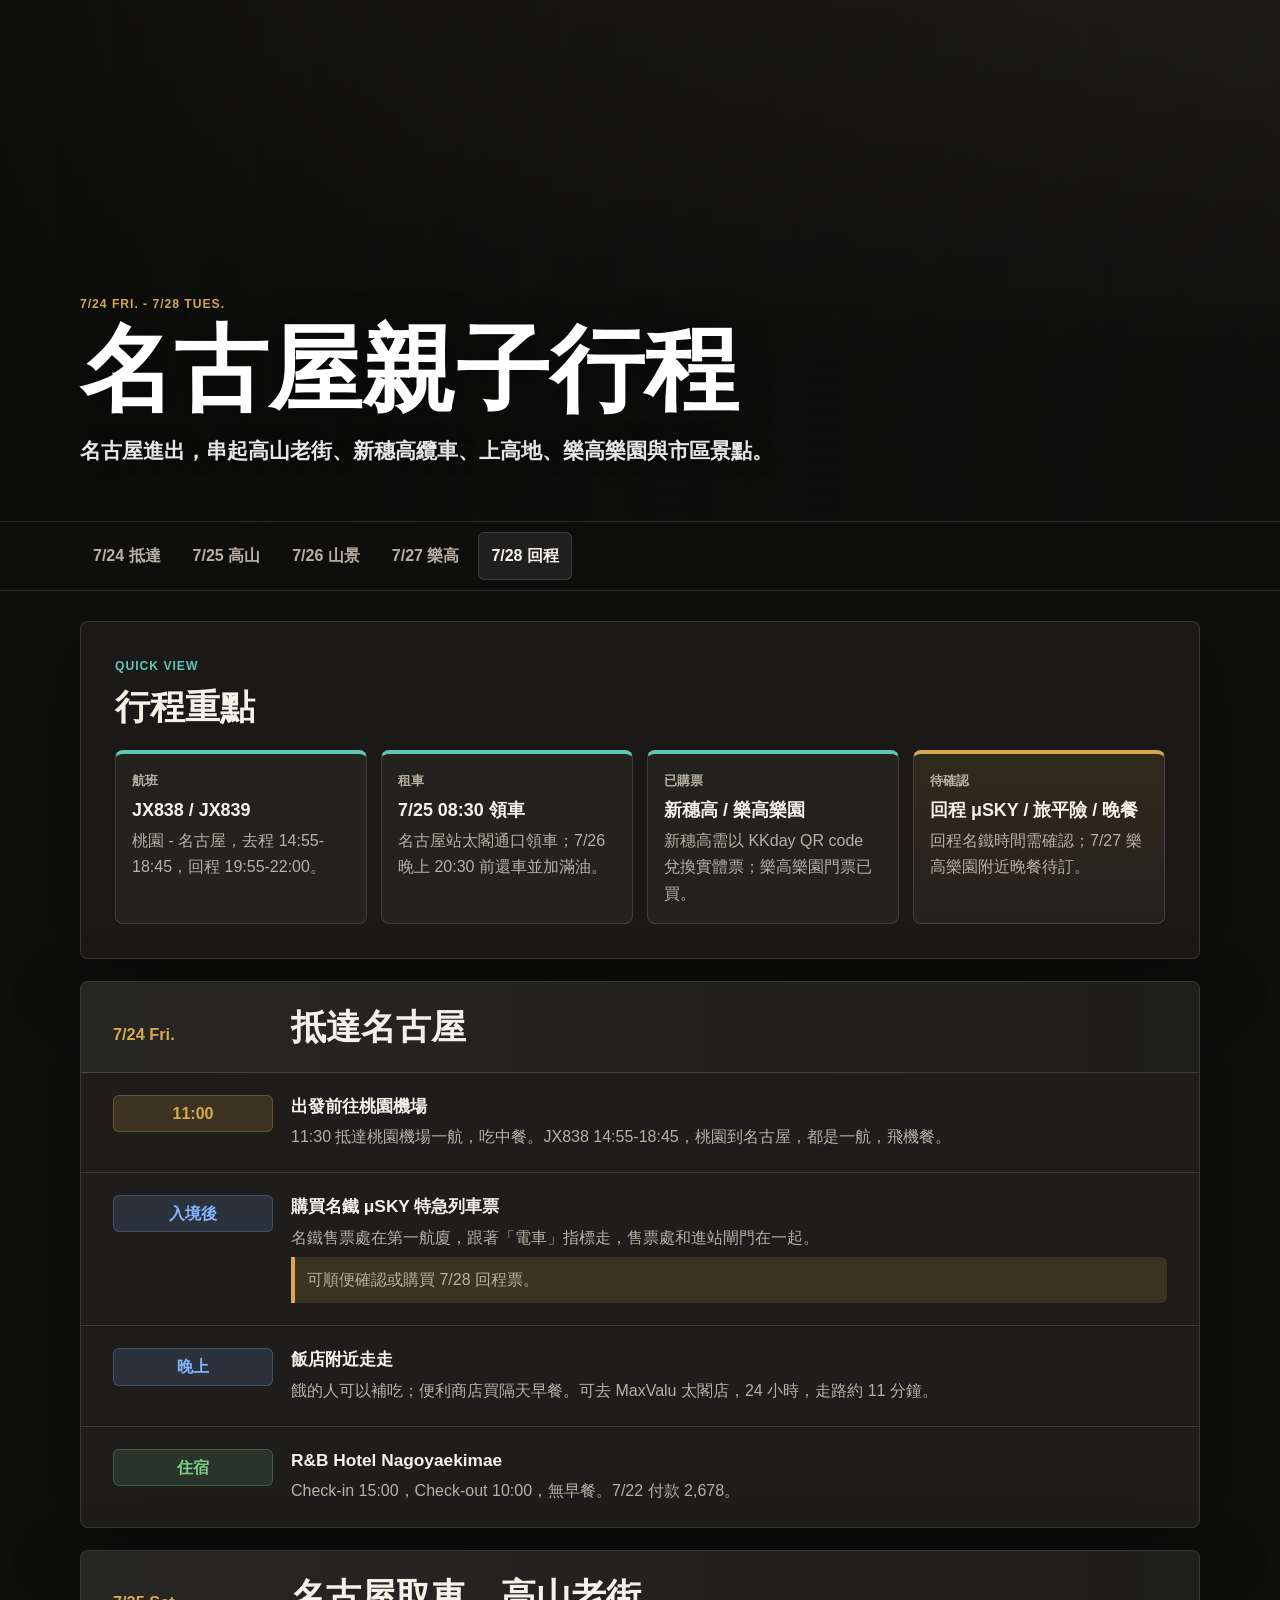
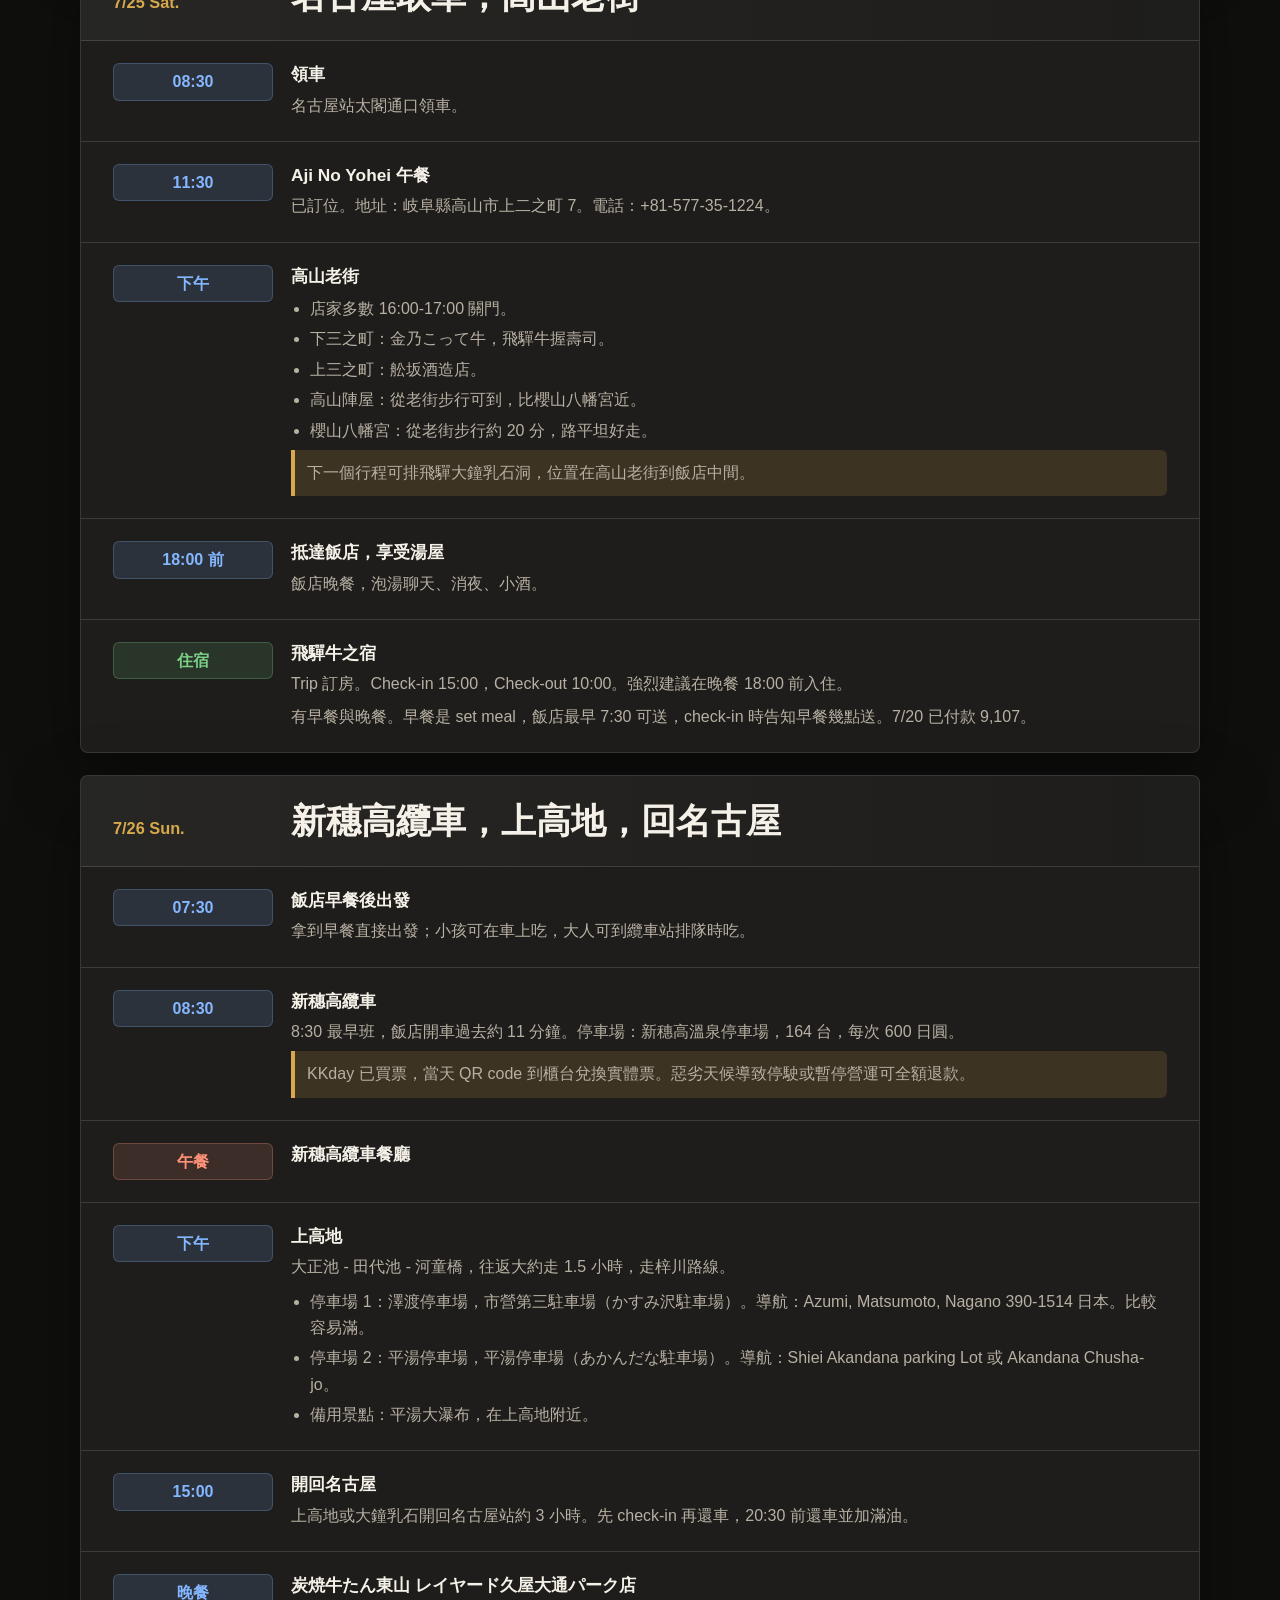
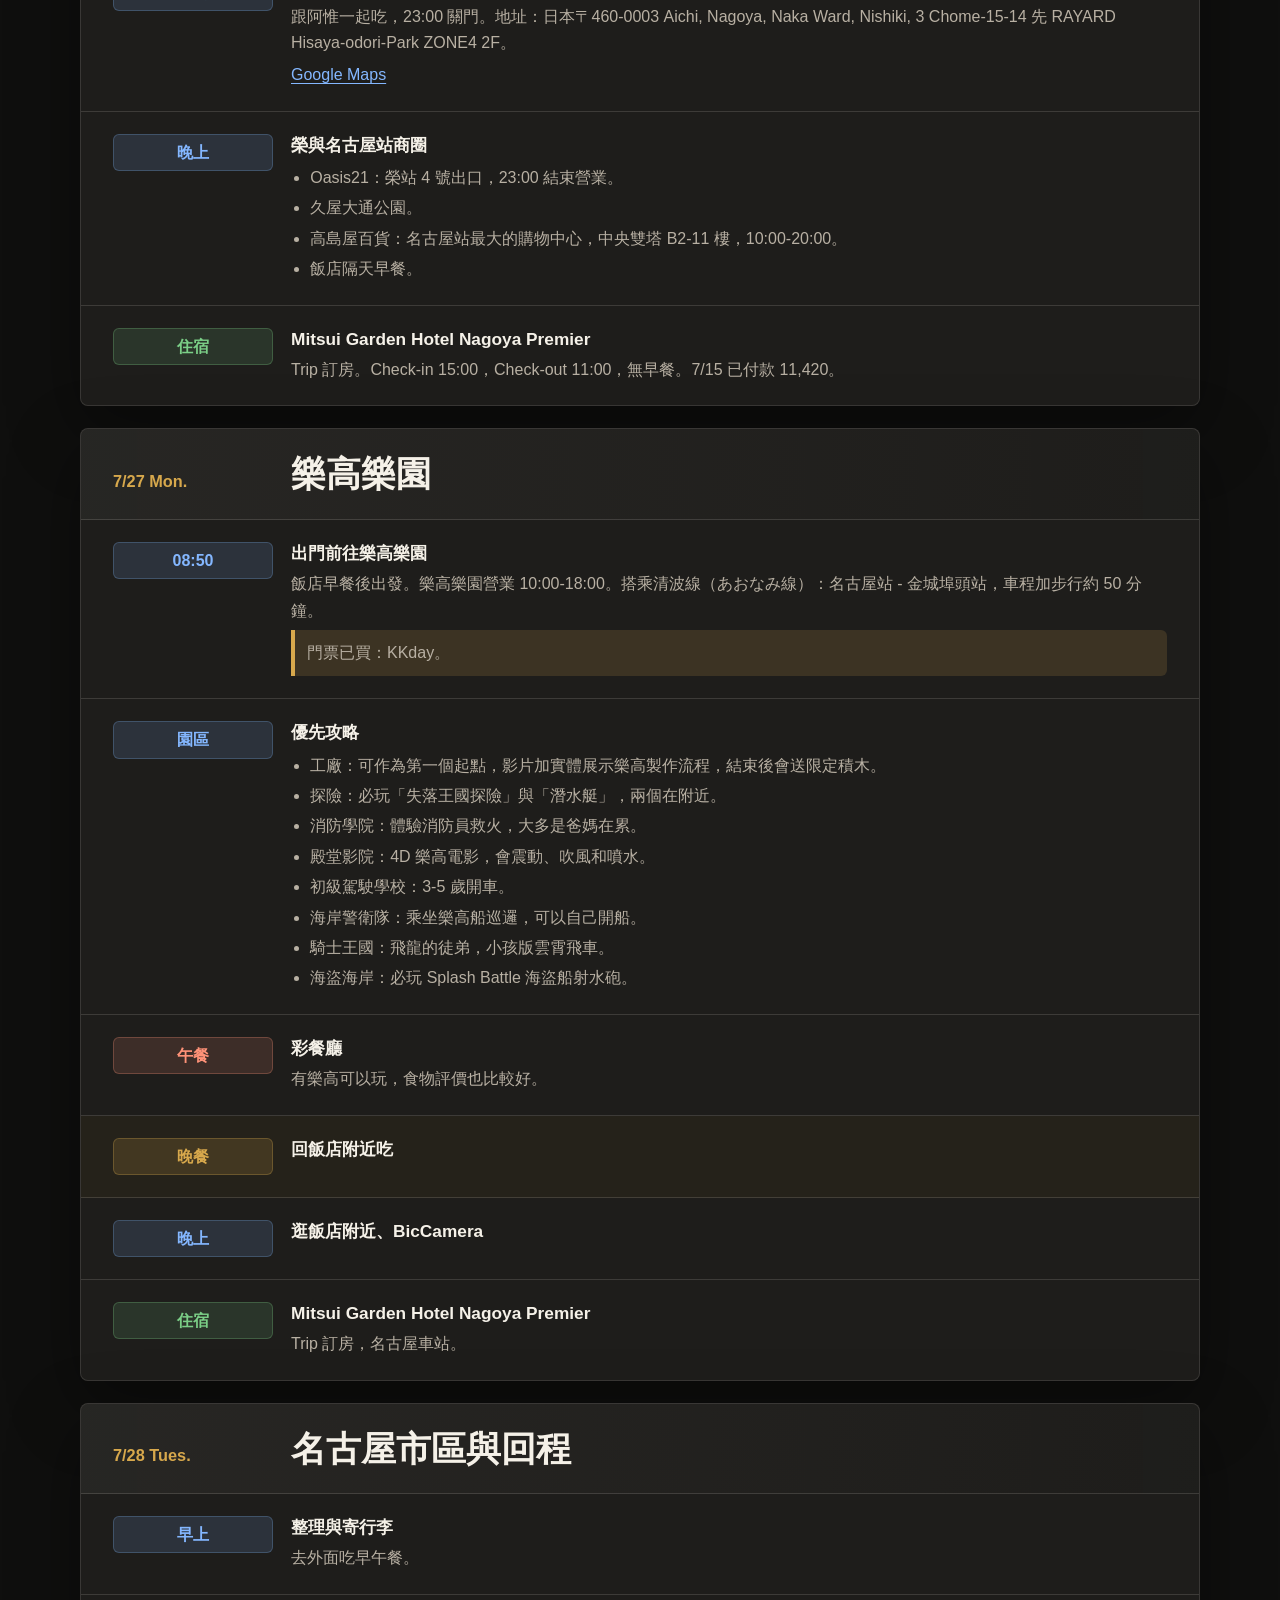
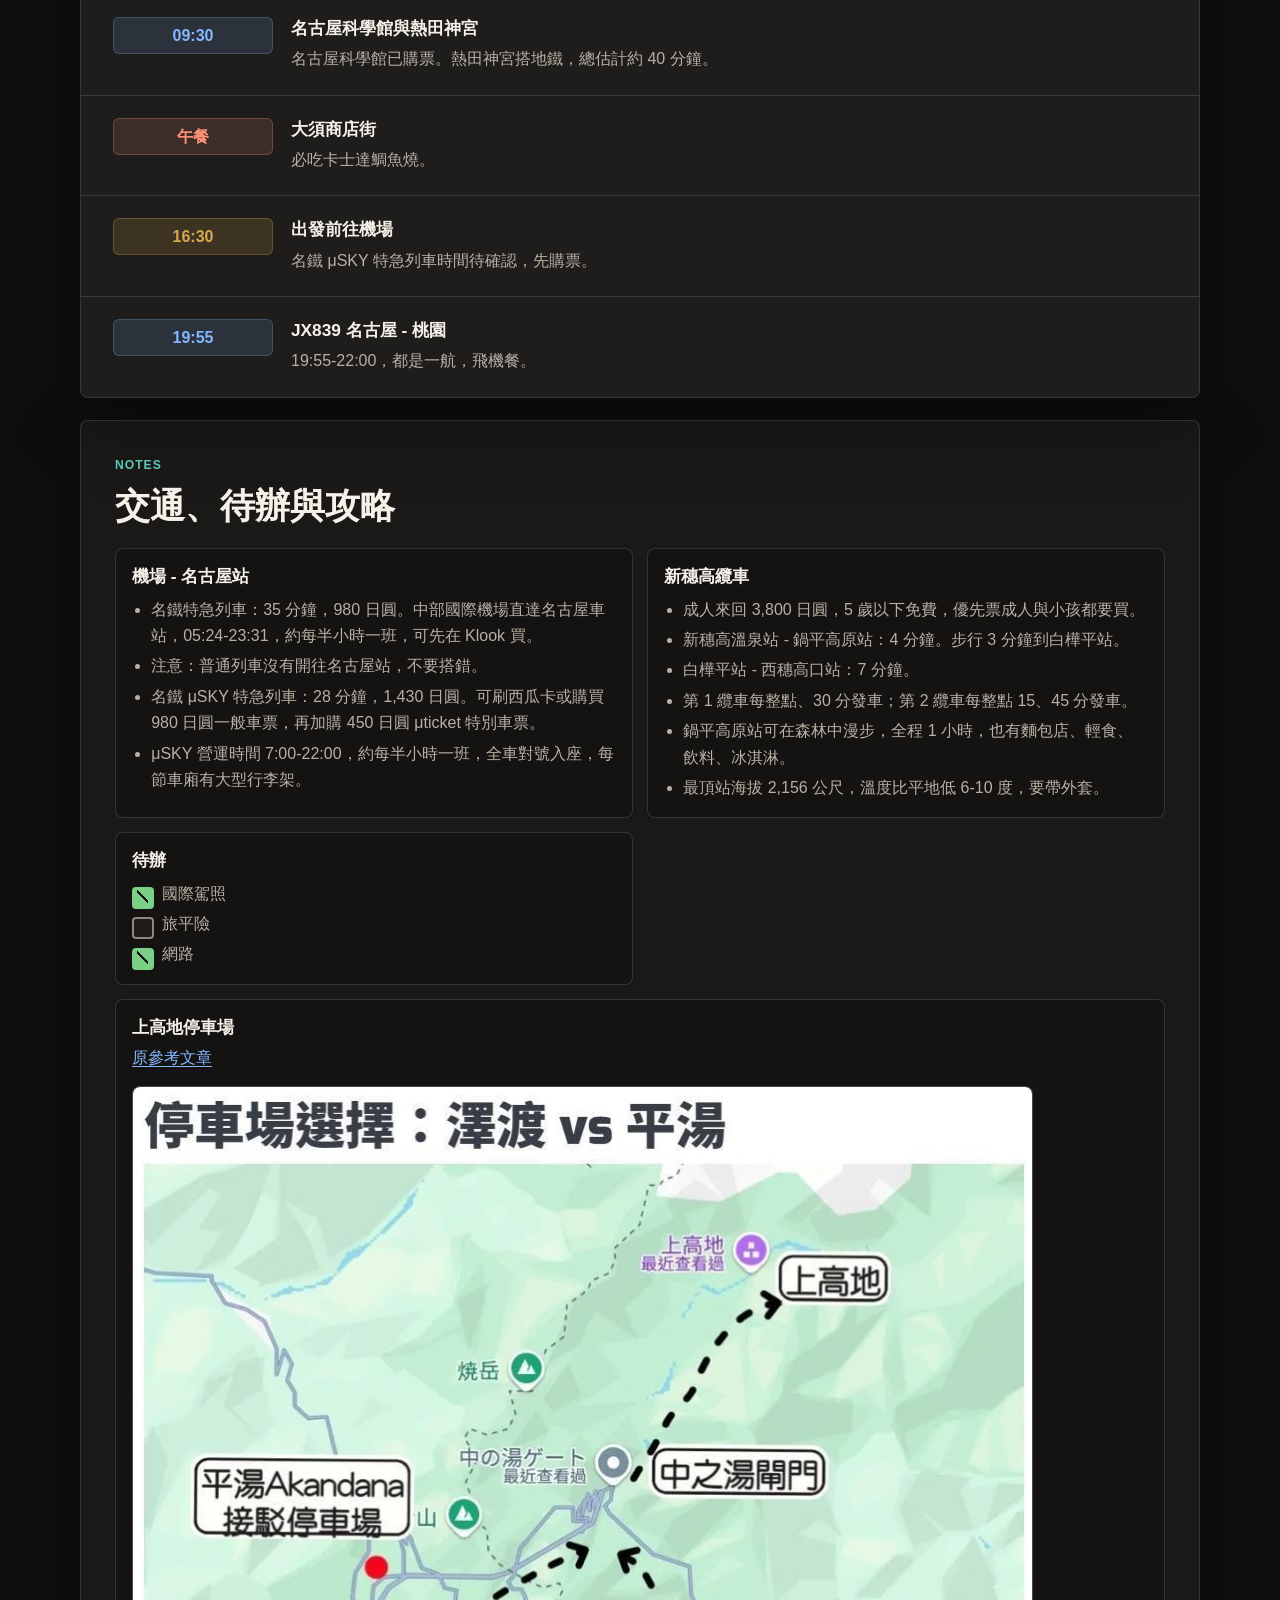
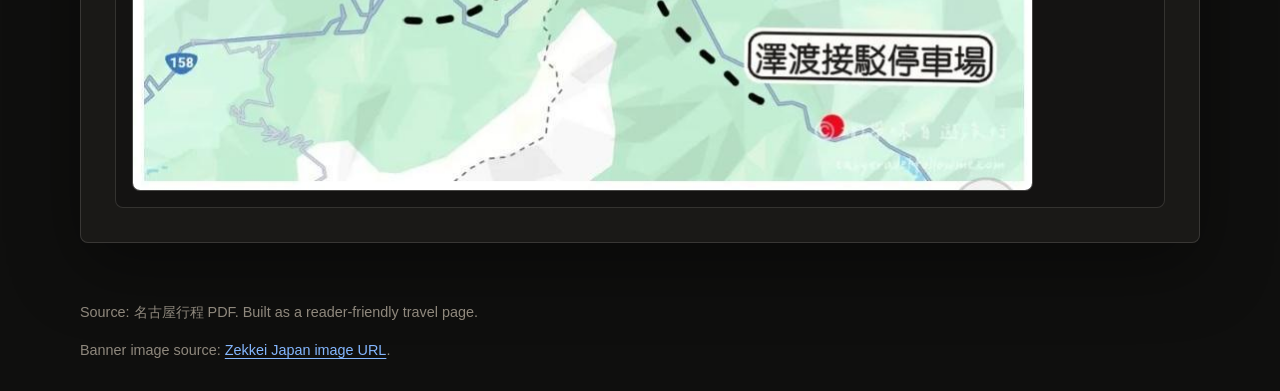
<file: trips/nagoya/index.html>
<!doctype html>
<html lang="zh-Hant">
  <head>
    <meta charset="utf-8">
    <meta name="viewport" content="width=device-width, initial-scale=1">
    <title>名古屋親子行程 7/24-7/28</title>
    <link rel="stylesheet" href="styles.css">
  </head>
  <body>
    <header class="site-header">
      <div class="header-inner">
        <p class="kicker">7/24 Fri. - 7/28 Tues.</p>
        <h1>名古屋親子行程</h1>
        <p class="summary">名古屋進出，串起高山老街、新穗高纜車、上高地、樂高樂園與市區景點。</p>
      </div>
    </header>

    <nav class="day-nav" aria-label="日期導覽">
      <a href="#day-724">7/24 抵達</a>
      <a href="#day-725">7/25 高山</a>
      <a href="#day-726">7/26 山景</a>
      <a href="#day-727">7/27 樂高</a>
      <a href="#day-728">7/28 回程</a>
    </nav>

    <main>
      <section class="overview" aria-labelledby="overview-title">
        <div>
          <p class="section-label">Quick View</p>
          <h2 id="overview-title">行程重點</h2>
        </div>
        <div class="overview-grid">
          <article class="info-card">
            <span class="label">航班</span>
            <strong>JX838 / JX839</strong>
            <p>桃園 - 名古屋，去程 14:55-18:45，回程 19:55-22:00。</p>
          </article>
          <article class="info-card">
            <span class="label">租車</span>
            <strong>7/25 08:30 領車</strong>
            <p>名古屋站太閣通口領車；7/26 晚上 20:30 前還車並加滿油。</p>
          </article>
          <article class="info-card">
            <span class="label">已購票</span>
            <strong>新穗高 / 樂高樂園</strong>
            <p>新穗高需以 KKday QR code 兌換實體票；樂高樂園門票已買。</p>
          </article>
          <article class="info-card warning">
            <span class="label">待確認</span>
            <strong>回程 μSKY / 旅平險 / 晚餐</strong>
            <p>回程名鐵時間需確認；7/27 樂高樂園附近晚餐待訂。</p>
          </article>
        </div>
      </section>

      <section class="days" aria-label="每日行程">
        <article class="day-panel" id="day-724">
          <div class="day-heading">
            <p>7/24 Fri.</p>
            <h2>抵達名古屋</h2>
          </div>
          <div class="timeline">
            <section class="time-block highlight">
              <span class="time">11:00</span>
              <div>
                <h3>出發前往桃園機場</h3>
                <p>11:30 抵達桃園機場一航，吃中餐。JX838 14:55-18:45，桃園到名古屋，都是一航，飛機餐。</p>
              </div>
            </section>
            <section class="time-block">
              <span class="time">入境後</span>
              <div>
                <h3>購買名鐵 μSKY 特急列車票</h3>
                <p>名鐵售票處在第一航廈，跟著「電車」指標走，售票處和進站閘門在一起。</p>
                <p class="note">可順便確認或購買 7/28 回程票。</p>
              </div>
            </section>
            <section class="time-block">
              <span class="time">晚上</span>
              <div>
                <h3>飯店附近走走</h3>
                <p>餓的人可以補吃；便利商店買隔天早餐。可去 MaxValu 太閣店，24 小時，走路約 11 分鐘。</p>
              </div>
            </section>
            <section class="time-block stay">
              <span class="time">住宿</span>
              <div>
                <h3>R&B Hotel Nagoyaekimae</h3>
                <p>Check-in 15:00，Check-out 10:00，無早餐。7/22 付款 2,678。</p>
              </div>
            </section>
          </div>
        </article>

        <article class="day-panel" id="day-725">
          <div class="day-heading">
            <p>7/25 Sat.</p>
            <h2>名古屋取車，高山老街</h2>
          </div>
          <div class="timeline">
            <section class="time-block">
              <span class="time">08:30</span>
              <div>
                <h3>領車</h3>
                <p>名古屋站太閣通口領車。</p>
              </div>
            </section>
            <section class="time-block">
              <span class="time">11:30</span>
              <div>
                <h3>Aji No Yohei 午餐</h3>
                <p>已訂位。地址：岐阜縣高山市上二之町 7。電話：+81-577-35-1224。</p>
              </div>
            </section>
            <section class="time-block">
              <span class="time">下午</span>
              <div>
                <h3>高山老街</h3>
                <ul>
                  <li>店家多數 16:00-17:00 關門。</li>
                  <li>下三之町：金乃こって牛，飛驒牛握壽司。</li>
                  <li>上三之町：舩坂酒造店。</li>
                  <li>高山陣屋：從老街步行可到，比櫻山八幡宮近。</li>
                  <li>櫻山八幡宮：從老街步行約 20 分，路平坦好走。</li>
                </ul>
                <p class="note">下一個行程可排飛驒大鐘乳石洞，位置在高山老街到飯店中間。</p>
              </div>
            </section>
            <section class="time-block">
              <span class="time">18:00 前</span>
              <div>
                <h3>抵達飯店，享受湯屋</h3>
                <p>飯店晚餐，泡湯聊天、消夜、小酒。</p>
              </div>
            </section>
            <section class="time-block stay">
              <span class="time">住宿</span>
              <div>
                <h3>飛驒牛之宿</h3>
                <p>Trip 訂房。Check-in 15:00，Check-out 10:00。強烈建議在晚餐 18:00 前入住。</p>
                <p>有早餐與晚餐。早餐是 set meal，飯店最早 7:30 可送，check-in 時告知早餐幾點送。7/20 已付款 9,107。</p>
              </div>
            </section>
          </div>
        </article>

        <article class="day-panel" id="day-726">
          <div class="day-heading">
            <p>7/26 Sun.</p>
            <h2>新穗高纜車，上高地，回名古屋</h2>
          </div>
          <div class="timeline">
            <section class="time-block">
              <span class="time">07:30</span>
              <div>
                <h3>飯店早餐後出發</h3>
                <p>拿到早餐直接出發；小孩可在車上吃，大人可到纜車站排隊時吃。</p>
              </div>
            </section>
            <section class="time-block">
              <span class="time">08:30</span>
              <div>
                <h3>新穗高纜車</h3>
                <p>8:30 最早班，飯店開車過去約 11 分鐘。停車場：新穗高溫泉停車場，164 台，每次 600 日圓。</p>
                <p class="note">KKday 已買票，當天 QR code 到櫃台兌換實體票。惡劣天候導致停駛或暫停營運可全額退款。</p>
              </div>
            </section>
            <section class="time-block meal">
              <span class="time">午餐</span>
              <div>
                <h3>新穗高纜車餐廳</h3>
              </div>
            </section>
            <section class="time-block">
              <span class="time">下午</span>
              <div>
                <h3>上高地</h3>
                <p>大正池 - 田代池 - 河童橋，往返大約走 1.5 小時，走梓川路線。</p>
                <ul>
                  <li>停車場 1：澤渡停車場，市營第三駐車場（かすみ沢駐車場）。導航：Azumi, Matsumoto, Nagano 390-1514 日本。比較容易滿。</li>
                  <li>停車場 2：平湯停車場，平湯停車場（あかんだな駐車場）。導航：Shiei Akandana parking Lot 或 Akandana Chusha-jo。</li>
                  <li>備用景點：平湯大瀑布，在上高地附近。</li>
                </ul>
              </div>
            </section>
            <section class="time-block">
              <span class="time">15:00</span>
              <div>
                <h3>開回名古屋</h3>
                <p>上高地或大鐘乳石開回名古屋站約 3 小時。先 check-in 再還車，20:30 前還車並加滿油。</p>
              </div>
            </section>
            <section class="time-block">
              <span class="time">晚餐</span>
              <div>
                <h3>炭焼牛たん東山 レイヤード久屋大通パーク店</h3>
                <p>跟阿惟一起吃，23:00 關門。地址：日本〒460-0003 Aichi, Nagoya, Naka Ward, Nishiki, 3 Chome-15-14 先 RAYARD Hisaya-odori-Park ZONE4 2F。</p>
                <p><a href="https://maps.app.goo.gl/yXqsLk4oC5MnTjJPA?g_st=com.google.maps.preview.copy">Google Maps</a></p>
              </div>
            </section>
            <section class="time-block">
              <span class="time">晚上</span>
              <div>
                <h3>榮與名古屋站商圈</h3>
                <ul>
                  <li>Oasis21：榮站 4 號出口，23:00 結束營業。</li>
                  <li>久屋大通公園。</li>
                  <li>高島屋百貨：名古屋站最大的購物中心，中央雙塔 B2-11 樓，10:00-20:00。</li>
                  <li>飯店隔天早餐。</li>
                </ul>
              </div>
            </section>
            <section class="time-block stay">
              <span class="time">住宿</span>
              <div>
                <h3>Mitsui Garden Hotel Nagoya Premier</h3>
                <p>Trip 訂房。Check-in 15:00，Check-out 11:00，無早餐。7/15 已付款 11,420。</p>
              </div>
            </section>
          </div>
        </article>

        <article class="day-panel" id="day-727">
          <div class="day-heading">
            <p>7/27 Mon.</p>
            <h2>樂高樂園</h2>
          </div>
          <div class="timeline">
            <section class="time-block">
              <span class="time">08:50</span>
              <div>
                <h3>出門前往樂高樂園</h3>
                <p>飯店早餐後出發。樂高樂園營業 10:00-18:00。搭乘清波線（あおなみ線）：名古屋站 - 金城埠頭站，車程加步行約 50 分鐘。</p>
                <p class="note">門票已買：KKday。</p>
              </div>
            </section>
            <section class="time-block">
              <span class="time">園區</span>
              <div>
                <h3>優先攻略</h3>
                <ul>
                  <li>工廠：可作為第一個起點，影片加實體展示樂高製作流程，結束後會送限定積木。</li>
                  <li>探險：必玩「失落王國探險」與「潛水艇」，兩個在附近。</li>
                  <li>消防學院：體驗消防員救火，大多是爸媽在累。</li>
                  <li>殿堂影院：4D 樂高電影，會震動、吹風和噴水。</li>
                  <li>初級駕駛學校：3-5 歲開車。</li>
                  <li>海岸警衛隊：乘坐樂高船巡邏，可以自己開船。</li>
                  <li>騎士王國：飛龍的徒弟，小孩版雲霄飛車。</li>
                  <li>海盜海岸：必玩 Splash Battle 海盜船射水砲。</li>
                </ul>
              </div>
            </section>
            <section class="time-block meal">
              <span class="time">午餐</span>
              <div>
                <h3>彩餐廳</h3>
                <p>有樂高可以玩，食物評價也比較好。</p>
              </div>
            </section>
            <section class="time-block warning">
              <span class="time">晚餐</span>
              <div>
                <h3>回飯店附近吃</h3>
              </div>
            </section>
            <section class="time-block">
              <span class="time">晚上</span>
              <div>
                <h3>逛飯店附近、BicCamera</h3>
              </div>
            </section>
            <section class="time-block stay">
              <span class="time">住宿</span>
              <div>
                <h3>Mitsui Garden Hotel Nagoya Premier</h3>
                <p>Trip 訂房，名古屋車站。</p>
              </div>
            </section>
          </div>
        </article>

        <article class="day-panel" id="day-728">
          <div class="day-heading">
            <p>7/28 Tues.</p>
            <h2>名古屋市區與回程</h2>
          </div>
          <div class="timeline">
            <section class="time-block">
              <span class="time">早上</span>
              <div>
                <h3>整理與寄行李</h3>
                <p>去外面吃早午餐。</p>
              </div>
            </section>
            <section class="time-block">
              <span class="time">09:30</span>
              <div>
                <h3>名古屋科學館與熱田神宮</h3>
                <p>名古屋科學館已購票。熱田神宮搭地鐵，總估計約 40 分鐘。</p>
              </div>
            </section>
            <section class="time-block meal">
              <span class="time">午餐</span>
              <div>
                <h3>大須商店街</h3>
                <p>必吃卡士達鯛魚燒。</p>
              </div>
            </section>
            <section class="time-block highlight">
              <span class="time">16:30</span>
              <div>
                <h3>出發前往機場</h3>
                <p>名鐵 μSKY 特急列車時間待確認，先購票。</p>
              </div>
            </section>
            <section class="time-block">
              <span class="time">19:55</span>
              <div>
                <h3>JX839 名古屋 - 桃園</h3>
                <p>19:55-22:00，都是一航，飛機餐。</p>
              </div>
            </section>
          </div>
        </article>
      </section>

      <section class="reference-section" aria-labelledby="reference-title">
        <div>
          <p class="section-label">Notes</p>
          <h2 id="reference-title">交通、待辦與攻略</h2>
        </div>
        <div class="reference-grid">
          <article class="reference-panel">
            <h3>機場 - 名古屋站</h3>
            <ul>
              <li>名鐵特急列車：35 分鐘，980 日圓。中部國際機場直達名古屋車站，05:24-23:31，約每半小時一班，可先在 Klook 買。</li>
              <li>注意：普通列車沒有開往名古屋站，不要搭錯。</li>
              <li>名鐵 μSKY 特急列車：28 分鐘，1,430 日圓。可刷西瓜卡或購買 980 日圓一般車票，再加購 450 日圓 μticket 特別車票。</li>
              <li>μSKY 營運時間 7:00-22:00，約每半小時一班，全車對號入座，每節車廂有大型行李架。</li>
            </ul>
          </article>
          <article class="reference-panel">
            <h3>新穗高纜車</h3>
            <ul>
              <li>成人來回 3,800 日圓，5 歲以下免費，優先票成人與小孩都要買。</li>
              <li>新穗高溫泉站 - 鍋平高原站：4 分鐘。步行 3 分鐘到白樺平站。</li>
              <li>白樺平站 - 西穗高口站：7 分鐘。</li>
              <li>第 1 纜車每整點、30 分發車；第 2 纜車每整點 15、45 分發車。</li>
              <li>鍋平高原站可在森林中漫步，全程 1 小時，也有麵包店、輕食、飲料、冰淇淋。</li>
              <li>最頂站海拔 2,156 公尺，溫度比平地低 6-10 度，要帶外套。</li>
            </ul>
          </article>
          <article class="reference-panel">
            <h3>待辦</h3>
            <ul class="checklist">
              <li class="done">國際駕照</li>
              <li>旅平險</li>
              <li class="done">網路</li>
            </ul>
          </article>
          <article class="reference-panel image-panel">
            <h3>上高地停車場</h3>
            <p><a href="https://easytravelfollowme.com/drivingtips-kamikochi/">原參考文章</a></p>
            <img src="assets/page4-image1.jpg" alt="上高地停車場選擇：澤渡 vs 平湯地圖">
          </article>
        </div>
      </section>
    </main>

    <footer>
      <p>Source: 名古屋行程 PDF. Built as a reader-friendly travel page.</p>
      <p>Banner image source: <a href="https://jp.zekkeijapan.com/datas/images/2024/06/18/46124d846d94d73d0bbece538612204f743787c5.jpg">Zekkei Japan image URL</a>.</p>
    </footer>

    <script src="script.js"></script>
  </body>
</html>
</file>
<file: styles.css>
:root {
  color-scheme: light;
  --ink: #17202a;
  --muted: #637083;
  --line: #d8dee8;
  --paper: #ffffff;
  --mist: #f4f7fa;
  --sky: #dceffd;
  --leaf: #e6f4ea;
  --sun: #fff3c4;
  --rose: #ffe3df;
  --blue: #1d5f99;
  --green: #217349;
  --amber: #8a5a00;
  --red: #a23b2a;
  font-family: -apple-system, BlinkMacSystemFont, "Segoe UI", "Noto Sans TC", "PingFang TC", "Microsoft JhengHei", sans-serif;
}

* {
  box-sizing: border-box;
}

html {
  scroll-behavior: smooth;
}

body {
  margin: 0;
  color: var(--ink);
  background: var(--mist);
  line-height: 1.65;
}

a {
  color: var(--blue);
  text-underline-offset: 0.18em;
}

.site-header {
  background:
    linear-gradient(120deg, rgba(23, 32, 42, 0.68), rgba(23, 32, 42, 0.24)),
    url("assets/page4-image1.jpg") center 58% / cover;
  min-height: 54vh;
  display: flex;
  align-items: end;
  color: #fff;
}

.header-inner {
  width: min(1120px, calc(100% - 32px));
  margin: 0 auto;
  padding: 64px 0 44px;
}

.kicker,
.section-label {
  margin: 0 0 8px;
  font-size: 0.78rem;
  letter-spacing: 0;
  text-transform: uppercase;
  font-weight: 800;
}

.kicker {
  color: #ffe9a8;
}

h1,
h2,
h3,
p {
  overflow-wrap: anywhere;
}

h1 {
  margin: 0;
  font-size: clamp(2.6rem, 8vw, 5.8rem);
  line-height: 0.98;
  font-weight: 900;
}

.summary {
  max-width: 720px;
  margin: 18px 0 0;
  font-size: clamp(1.05rem, 2.2vw, 1.35rem);
}

.header-actions {
  display: flex;
  gap: 10px;
  margin-top: 26px;
  flex-wrap: wrap;
}

.button {
  appearance: none;
  border: 1px solid rgba(255, 255, 255, 0.68);
  color: #fff;
  background: rgba(255, 255, 255, 0.14);
  text-decoration: none;
  font: inherit;
  font-weight: 800;
  padding: 10px 14px;
  border-radius: 6px;
  cursor: pointer;
  min-height: 44px;
}

.button:hover,
.button:focus-visible {
  background: rgba(255, 255, 255, 0.24);
  outline: none;
}

.button-muted {
  color: #17202a;
  background: #fff;
  border-color: #fff;
}

.day-nav {
  position: sticky;
  top: 0;
  z-index: 5;
  display: flex;
  gap: 4px;
  overflow-x: auto;
  padding: 8px max(16px, calc((100vw - 1120px) / 2));
  background: rgba(255, 255, 255, 0.94);
  border-bottom: 1px solid var(--line);
  backdrop-filter: blur(12px);
}

.day-nav a {
  color: var(--ink);
  text-decoration: none;
  font-weight: 800;
  white-space: nowrap;
  padding: 10px 12px;
  border-radius: 6px;
}

.day-nav a[aria-current="true"],
.day-nav a:hover {
  background: var(--sky);
  color: var(--blue);
}

main {
  width: min(1120px, calc(100% - 32px));
  margin: 28px auto 56px;
}

.overview,
.reference-section,
.day-panel {
  background: var(--paper);
  border: 1px solid var(--line);
  border-radius: 8px;
  box-shadow: 0 18px 38px rgba(38, 50, 66, 0.08);
}

.overview,
.reference-section {
  padding: clamp(20px, 4vw, 34px);
}

.section-label {
  color: var(--blue);
}

h2 {
  margin: 0;
  font-size: clamp(1.6rem, 4vw, 2.2rem);
  line-height: 1.18;
}

h3 {
  margin: 0 0 6px;
  font-size: 1.08rem;
  line-height: 1.35;
}

.overview-grid,
.reference-grid {
  display: grid;
  grid-template-columns: repeat(4, minmax(0, 1fr));
  gap: 14px;
  margin-top: 22px;
}

.info-card,
.reference-panel {
  border: 1px solid var(--line);
  border-radius: 8px;
  padding: 16px;
  background: #fff;
}

.info-card {
  border-top: 5px solid var(--blue);
}

.info-card.warning {
  border-top-color: var(--amber);
  background: #fffaf0;
}

.label {
  display: block;
  color: var(--muted);
  font-size: 0.82rem;
  font-weight: 800;
  margin-bottom: 6px;
}

.info-card strong {
  display: block;
  font-size: 1.12rem;
  line-height: 1.35;
}

.info-card p,
.reference-panel p,
.time-block p {
  margin: 6px 0 0;
}

.days {
  display: grid;
  gap: 22px;
  margin-top: 22px;
}

.day-panel {
  overflow: clip;
  scroll-margin-top: 76px;
}

.day-heading {
  display: grid;
  grid-template-columns: 160px 1fr;
  gap: 18px;
  align-items: end;
  padding: 24px clamp(18px, 4vw, 32px);
  background: #f8fafc;
  border-bottom: 1px solid var(--line);
}

.day-heading p {
  margin: 0;
  color: var(--green);
  font-weight: 900;
  font-size: 1.1rem;
}

.timeline {
  display: grid;
}

.time-block {
  display: grid;
  grid-template-columns: 160px 1fr;
  gap: 18px;
  padding: 22px clamp(18px, 4vw, 32px);
  border-bottom: 1px solid var(--line);
}

.time-block:last-child {
  border-bottom: 0;
}

.time {
  display: inline-flex;
  align-items: center;
  justify-content: center;
  align-self: start;
  min-height: 36px;
  width: 100%;
  border-radius: 6px;
  background: var(--sky);
  color: var(--blue);
  font-weight: 900;
  line-height: 1.2;
  text-align: center;
  padding: 8px;
}

.time-block.highlight .time,
.time-block.warning .time {
  background: var(--sun);
  color: var(--amber);
}

.time-block.stay .time {
  background: var(--leaf);
  color: var(--green);
}

.time-block.meal .time {
  background: #ffe8d8;
  color: #8c3e10;
}

.time-block.warning {
  background: #fff9ee;
}

.note {
  border-left: 4px solid var(--amber);
  background: #fffaf0;
  padding: 10px 12px;
  border-radius: 0 6px 6px 0;
}

ul {
  margin: 8px 0 0;
  padding-left: 1.2rem;
}

li + li {
  margin-top: 4px;
}

.reference-section {
  margin-top: 22px;
}

.reference-grid {
  grid-template-columns: repeat(2, minmax(0, 1fr));
}

.reference-panel {
  background: #fcfdff;
}

.checklist {
  list-style: none;
  padding: 0;
}

.checklist li {
  position: relative;
  padding-left: 30px;
}

.checklist li::before {
  content: "";
  position: absolute;
  left: 0;
  top: 0.38em;
  width: 18px;
  height: 18px;
  border: 2px solid var(--muted);
  border-radius: 4px;
  background: #fff;
}

.checklist .done::before {
  border-color: var(--green);
  background:
    linear-gradient(45deg, transparent 45%, #fff 45% 58%, transparent 58%) 3px 1px / 11px 14px no-repeat,
    var(--green);
}

.image-panel {
  grid-column: 1 / -1;
}

.image-panel img {
  display: block;
  width: min(100%, 901px);
  height: auto;
  margin-top: 14px;
  border-radius: 8px;
  border: 1px solid var(--line);
  background: #fff;
}

footer {
  width: min(1120px, calc(100% - 32px));
  margin: 0 auto 28px;
  color: var(--muted);
  font-size: 0.9rem;
}

@media (max-width: 860px) {
  .site-header {
    min-height: 48vh;
  }

  .overview-grid,
  .reference-grid {
    grid-template-columns: repeat(2, minmax(0, 1fr));
  }

  .day-heading,
  .time-block {
    grid-template-columns: 120px 1fr;
  }
}

@media (max-width: 620px) {
  .site-header {
    min-height: 42vh;
  }

  .header-inner {
    width: min(100% - 24px, 1120px);
    padding: 46px 0 30px;
  }

  main,
  footer {
    width: min(100% - 20px, 1120px);
  }

  .overview,
  .reference-section {
    padding: 18px;
  }

  .overview-grid,
  .reference-grid {
    grid-template-columns: 1fr;
  }

  .day-heading,
  .time-block {
    grid-template-columns: 1fr;
    gap: 10px;
  }

  .time {
    width: max-content;
    max-width: 100%;
    justify-content: flex-start;
  }
}

@media print {
  body {
    background: #fff;
    color: #000;
  }

  .site-header {
    min-height: 0;
    color: #000;
    background: #fff;
    border-bottom: 2px solid #000;
  }

  .header-inner {
    padding: 0 0 12px;
  }

  .summary {
    max-width: none;
  }

  .day-nav,
  .header-actions,
  footer {
    display: none;
  }

  main {
    width: 100%;
    margin: 0;
  }

  .overview,
  .reference-section,
  .day-panel,
  .info-card,
  .reference-panel {
    box-shadow: none;
    break-inside: avoid;
  }

  .day-panel,
  .reference-section {
    margin-top: 12px;
  }
}
</file>
<file: trips/nagoya/styles.css>
:root {
  color-scheme: dark;
  --ink: #f5f1e8;
  --muted: #b8b0a3;
  --soft: #8f887d;
  --line: rgba(245, 241, 232, 0.14);
  --line-strong: rgba(245, 241, 232, 0.24);
  --paper: rgba(28, 27, 25, 0.94);
  --panel: rgba(20, 19, 18, 0.9);
  --panel-raised: rgba(37, 35, 31, 0.92);
  --ground: #0f0f0e;
  --gold: #d7a84c;
  --gold-soft: rgba(215, 168, 76, 0.16);
  --teal: #5ec7b5;
  --teal-soft: rgba(94, 199, 181, 0.16);
  --green: #7bcf87;
  --green-soft: rgba(123, 207, 135, 0.14);
  --coral: #ff9278;
  --coral-soft: rgba(255, 146, 120, 0.14);
  --blue: #84b7ff;
  --blue-soft: rgba(132, 183, 255, 0.14);
  font-family: -apple-system, BlinkMacSystemFont, "Segoe UI", "Noto Sans TC", "PingFang TC", "Microsoft JhengHei", sans-serif;
}

* {
  box-sizing: border-box;
}

html {
  scroll-behavior: smooth;
  background: var(--ground);
}

body {
  margin: 0;
  color: var(--ink);
  background:
    linear-gradient(180deg, rgba(38, 35, 30, 0.92), var(--ground) 360px),
    var(--ground);
  line-height: 1.65;
}

a {
  color: var(--blue);
  text-underline-offset: 0.18em;
}

.site-header {
  position: relative;
  min-height: 58vh;
  display: flex;
  align-items: end;
  color: #fff;
  background:
    linear-gradient(90deg, rgba(12, 12, 11, 0.9), rgba(12, 12, 11, 0.58) 44%, rgba(12, 12, 11, 0.2)),
    linear-gradient(0deg, rgba(15, 15, 14, 0.98), rgba(15, 15, 14, 0.08) 42%),
    url("https://jp.zekkeijapan.com/datas/images/2024/06/18/46124d846d94d73d0bbece538612204f743787c5.jpg") center 46% / cover;
  border-bottom: 1px solid var(--line);
}

.header-inner {
  width: min(1120px, calc(100% - 32px));
  margin: 0 auto;
  padding: 72px 0 52px;
}

.kicker,
.section-label {
  margin: 0 0 10px;
  font-size: 0.76rem;
  letter-spacing: 0.08em;
  text-transform: uppercase;
  font-weight: 850;
}

.kicker {
  color: var(--gold);
}

h1,
h2,
h3,
p {
  overflow-wrap: anywhere;
}

h1 {
  margin: 0;
  max-width: 860px;
  font-size: clamp(2.8rem, 8vw, 5.9rem);
  line-height: 0.98;
  font-weight: 900;
  letter-spacing: 0;
  text-shadow: 0 2px 32px rgba(0, 0, 0, 0.54);
}

.summary {
  max-width: 720px;
  margin: 18px 0 0;
  color: rgba(255, 255, 255, 0.9);
  font-size: clamp(1.05rem, 2.2vw, 1.32rem);
  font-weight: 650;
  text-shadow: 0 1px 18px rgba(0, 0, 0, 0.5);
}

.day-nav {
  position: sticky;
  top: 0;
  z-index: 5;
  display: flex;
  gap: 6px;
  overflow-x: auto;
  padding: 10px max(16px, calc((100vw - 1120px) / 2));
  background: rgba(15, 15, 14, 0.9);
  border-bottom: 1px solid var(--line);
  backdrop-filter: blur(16px);
}

.day-nav a {
  color: var(--muted);
  text-decoration: none;
  font-weight: 850;
  white-space: nowrap;
  padding: 10px 12px;
  border-radius: 6px;
  border: 1px solid transparent;
}

.day-nav a[aria-current="true"],
.day-nav a:hover {
  color: var(--ink);
  background: rgba(245, 241, 232, 0.08);
  border-color: var(--line);
}

main {
  width: min(1120px, calc(100% - 32px));
  margin: 30px auto 58px;
}

.overview,
.reference-section,
.day-panel {
  background: var(--paper);
  border: 1px solid var(--line);
  border-radius: 8px;
  box-shadow: 0 24px 70px rgba(0, 0, 0, 0.36);
}

.overview,
.reference-section {
  padding: clamp(20px, 4vw, 34px);
}

.section-label {
  color: var(--teal);
}

h2 {
  margin: 0;
  font-size: clamp(1.6rem, 4vw, 2.2rem);
  line-height: 1.18;
  letter-spacing: 0;
}

h3 {
  margin: 0 0 6px;
  color: var(--ink);
  font-size: 1.08rem;
  line-height: 1.35;
}

.overview-grid,
.reference-grid {
  display: grid;
  grid-template-columns: repeat(4, minmax(0, 1fr));
  gap: 14px;
  margin-top: 22px;
}

.info-card,
.reference-panel {
  border: 1px solid var(--line);
  border-radius: 8px;
  padding: 16px;
  background: var(--panel-raised);
}

.info-card {
  border-top: 4px solid var(--teal);
}

.info-card.warning {
  border-top-color: var(--gold);
  background: linear-gradient(180deg, rgba(215, 168, 76, 0.12), rgba(37, 35, 31, 0.92));
}

.label {
  display: block;
  color: var(--muted);
  font-size: 0.82rem;
  font-weight: 850;
  margin-bottom: 6px;
}

.info-card strong {
  display: block;
  font-size: 1.12rem;
  line-height: 1.35;
}

.info-card p,
.reference-panel p,
.time-block p {
  margin: 6px 0 0;
  color: var(--muted);
}

.days {
  display: grid;
  gap: 22px;
  margin-top: 22px;
}

.day-panel {
  overflow: clip;
  scroll-margin-top: 78px;
}

.day-heading {
  display: grid;
  grid-template-columns: 160px 1fr;
  gap: 18px;
  align-items: end;
  padding: 24px clamp(18px, 4vw, 32px);
  background: linear-gradient(90deg, rgba(245, 241, 232, 0.06), rgba(245, 241, 232, 0.02));
  border-bottom: 1px solid var(--line);
}

.day-heading p {
  margin: 0;
  color: var(--gold);
  font-weight: 900;
  font-size: 1.02rem;
}

.timeline {
  display: grid;
}

.time-block {
  display: grid;
  grid-template-columns: 160px 1fr;
  gap: 18px;
  padding: 22px clamp(18px, 4vw, 32px);
  border-bottom: 1px solid var(--line);
  background: rgba(255, 255, 255, 0.015);
}

.time-block:last-child {
  border-bottom: 0;
}

.time {
  display: inline-flex;
  align-items: center;
  justify-content: center;
  align-self: start;
  min-height: 36px;
  width: 100%;
  border-radius: 6px;
  background: var(--blue-soft);
  color: var(--blue);
  border: 1px solid rgba(132, 183, 255, 0.24);
  font-weight: 900;
  line-height: 1.2;
  text-align: center;
  padding: 8px;
}

.time-block.highlight .time,
.time-block.warning .time {
  background: var(--gold-soft);
  color: var(--gold);
  border-color: rgba(215, 168, 76, 0.28);
}

.time-block.stay .time {
  background: var(--green-soft);
  color: var(--green);
  border-color: rgba(123, 207, 135, 0.26);
}

.time-block.meal .time {
  background: var(--coral-soft);
  color: var(--coral);
  border-color: rgba(255, 146, 120, 0.26);
}

.time-block.warning {
  background: rgba(215, 168, 76, 0.06);
}

.note {
  border-left: 4px solid var(--gold);
  background: var(--gold-soft);
  color: var(--ink);
  padding: 10px 12px;
  border-radius: 0 6px 6px 0;
}

ul {
  margin: 8px 0 0;
  padding-left: 1.2rem;
  color: var(--muted);
}

li + li {
  margin-top: 4px;
}

.reference-section {
  margin-top: 22px;
}

.reference-grid {
  grid-template-columns: repeat(2, minmax(0, 1fr));
}

.reference-panel {
  background: var(--panel);
}

.checklist {
  list-style: none;
  padding: 0;
}

.checklist li {
  position: relative;
  padding-left: 30px;
}

.checklist li::before {
  content: "";
  position: absolute;
  left: 0;
  top: 0.38em;
  width: 18px;
  height: 18px;
  border: 2px solid var(--soft);
  border-radius: 4px;
  background: rgba(255, 255, 255, 0.04);
}

.checklist .done::before {
  border-color: var(--green);
  background:
    linear-gradient(45deg, transparent 45%, var(--ground) 45% 58%, transparent 58%) 3px 1px / 11px 14px no-repeat,
    var(--green);
}

.image-panel {
  grid-column: 1 / -1;
}

.image-panel img {
  display: block;
  width: min(100%, 901px);
  height: auto;
  margin-top: 14px;
  border-radius: 8px;
  border: 1px solid var(--line-strong);
  background: #111;
}

footer {
  width: min(1120px, calc(100% - 32px));
  margin: 0 auto 28px;
  color: var(--soft);
  font-size: 0.9rem;
}

@media (max-width: 860px) {
  .site-header {
    min-height: 50vh;
  }

  .overview-grid,
  .reference-grid {
    grid-template-columns: repeat(2, minmax(0, 1fr));
  }

  .day-heading,
  .time-block {
    grid-template-columns: 120px 1fr;
  }
}

@media (max-width: 620px) {
  .site-header {
    min-height: 44vh;
    background-position: 58% 46%;
  }

  .header-inner {
    width: min(100% - 24px, 1120px);
    padding: 48px 0 30px;
  }

  main,
  footer {
    width: min(100% - 20px, 1120px);
  }

  .overview,
  .reference-section {
    padding: 18px;
  }

  .overview-grid,
  .reference-grid {
    grid-template-columns: 1fr;
  }

  .day-heading,
  .time-block {
    grid-template-columns: 1fr;
    gap: 10px;
  }

  .time {
    width: max-content;
    max-width: 100%;
    justify-content: flex-start;
  }
}

@media print {
  :root {
    color-scheme: light;
  }

  body {
    background: #fff;
    color: #000;
  }

  .site-header {
    min-height: 0;
    color: #000;
    background: #fff;
    border-bottom: 2px solid #000;
  }

  .header-inner {
    padding: 0 0 12px;
  }

  .summary {
    color: #000;
    max-width: none;
    text-shadow: none;
  }

  .day-nav,
  footer {
    display: none;
  }

  main {
    width: 100%;
    margin: 0;
  }

  .overview,
  .reference-section,
  .day-panel,
  .info-card,
  .reference-panel {
    color: #000;
    background: #fff;
    box-shadow: none;
    break-inside: avoid;
  }

  .day-panel,
  .reference-section {
    margin-top: 12px;
  }
}
</file>
